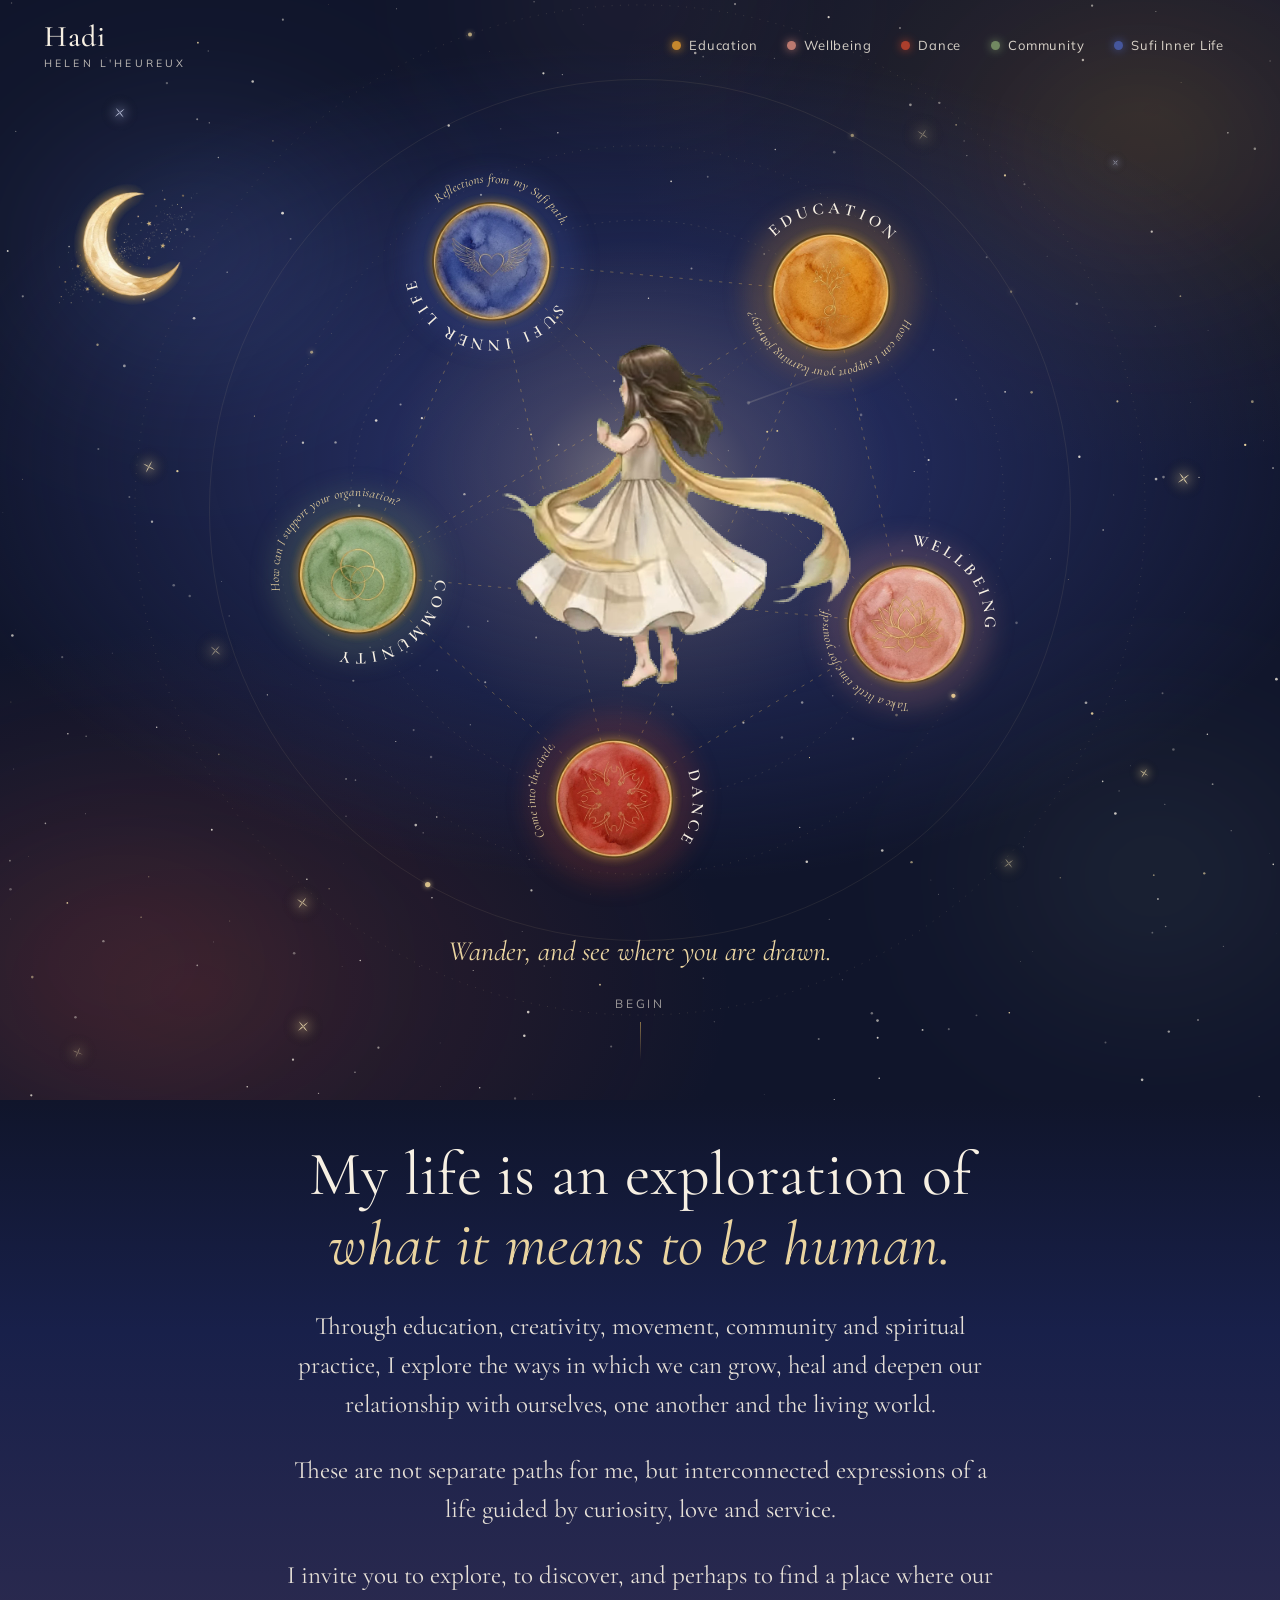
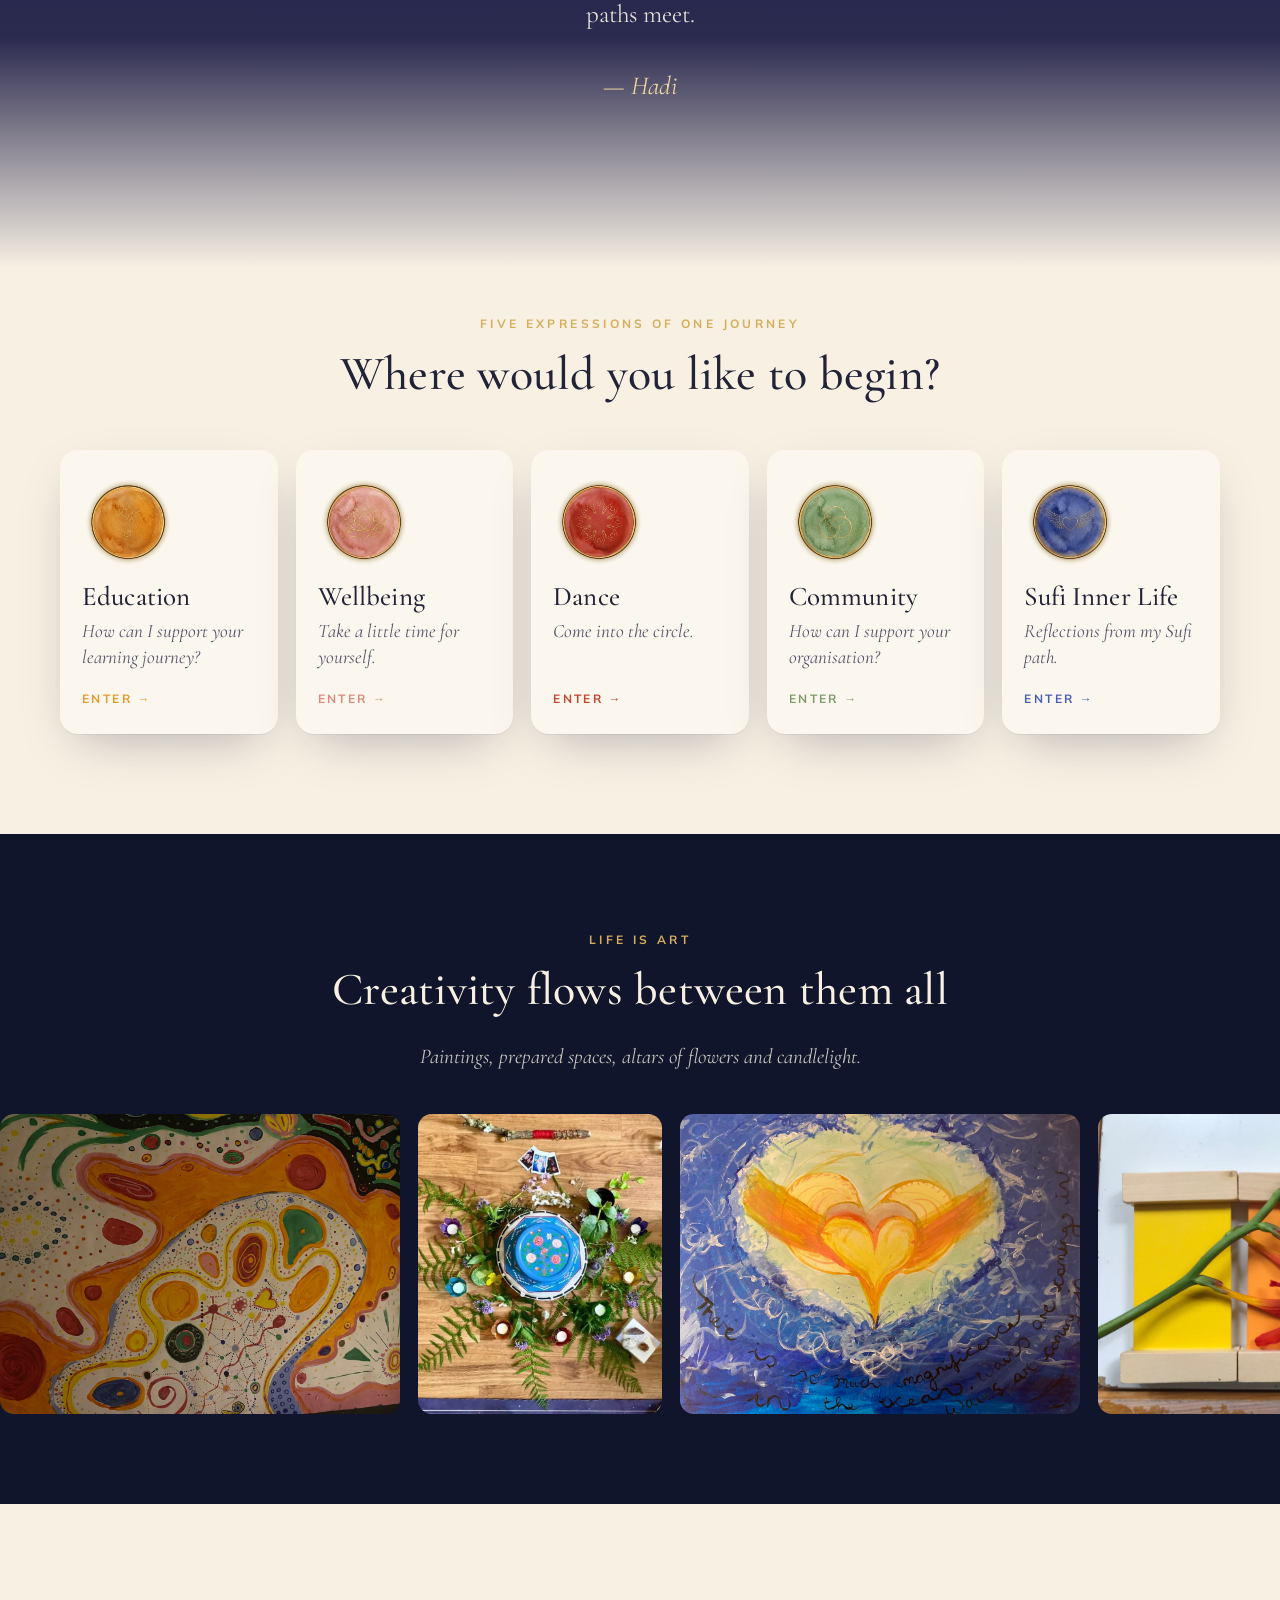
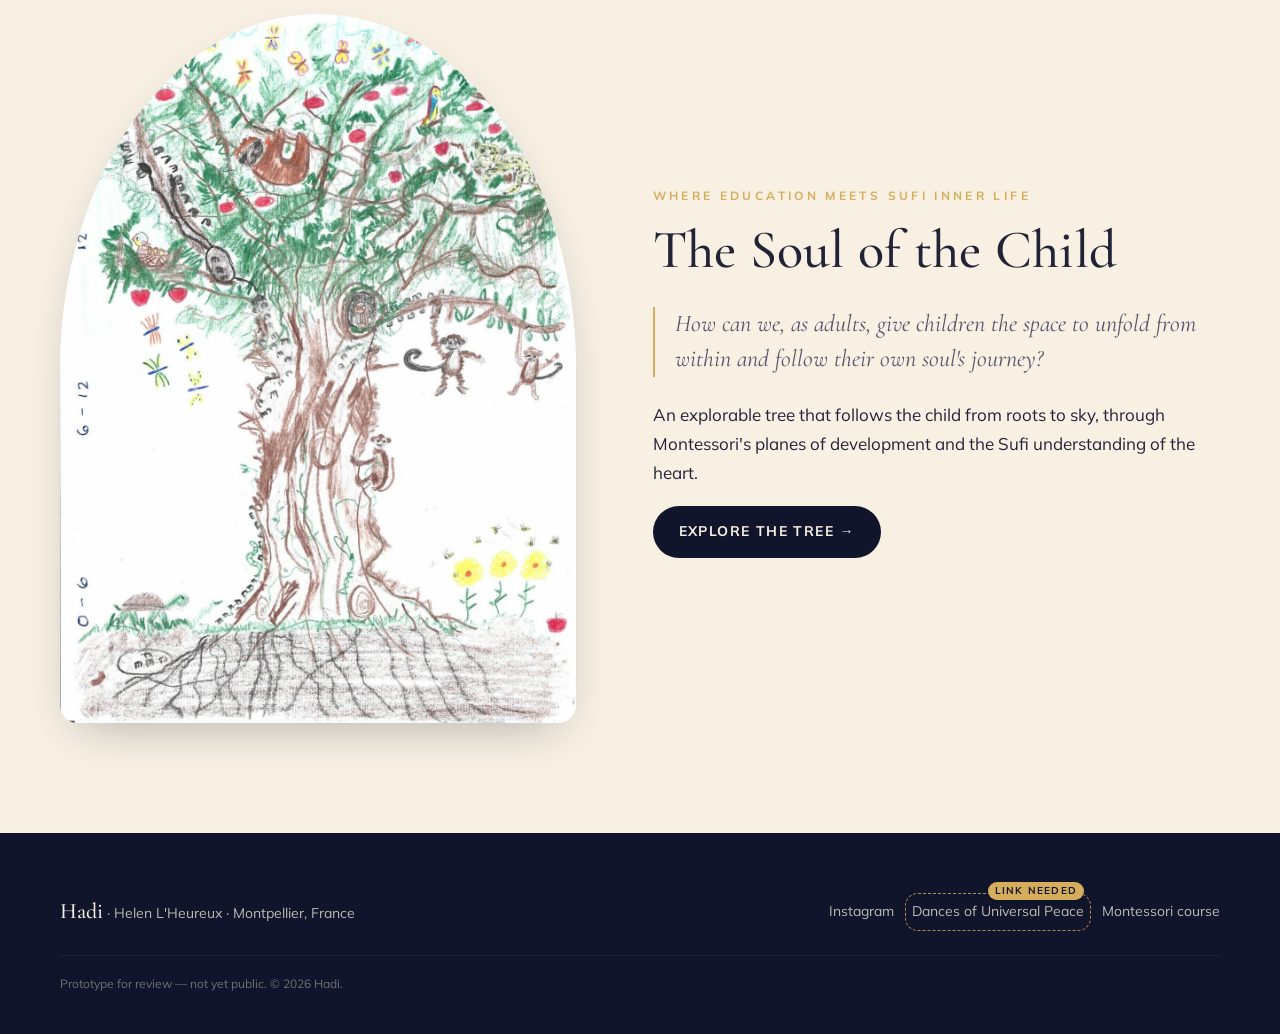
<file: index.html>
<!doctype html>
<html lang="en">
<head>
  <meta charset="utf-8">
  <meta name="viewport" content="width=device-width, initial-scale=1">
  <title>Hadi · Helen L'Heureux</title>
  <meta name="description" content="Education, wellbeing, dance, community and Sufi inner life — five expressions of one journey.">
  <meta name="robots" content="noindex, nofollow">
  <link rel="preconnect" href="https://fonts.googleapis.com">
  <link rel="preconnect" href="https://fonts.gstatic.com" crossorigin>
  <link href="https://fonts.googleapis.com/css2?family=Cormorant+Garamond:ital,wght@0,400;0,500;0,600;1,400;1,500&family=Mulish:wght@400;600;700&display=swap" rel="stylesheet">
  <link rel="stylesheet" href="assets/css/site.css">
  <link rel="icon" href="data:image/svg+xml,%3Csvg xmlns='http://www.w3.org/2000/svg' viewBox='0 0 32 32'%3E%3Ccircle cx='16' cy='16' r='6' fill='%23d6ad5b'/%3E%3Ccircle cx='16' cy='16' r='13' fill='none' stroke='%23d6ad5b' stroke-dasharray='2 3'/%3E%3C/svg%3E">
</head>
<body>
<a class="skip" href="#paths">Skip to the five paths</a>

<header class="topbar on-dark">
  <a class="wordmark" href="index.html"><b>Hadi</b><small>Helen L'Heureux</small></a>
  <nav class="topnav" aria-label="Paths">
    <a href="education.html" style="--c:var(--education)"><i class="dot"></i><span class="label">Education</span></a>
    <a href="wellbeing.html" style="--c:var(--wellbeing)"><i class="dot"></i><span class="label">Wellbeing</span></a>
    <a href="dance.html" style="--c:var(--dance)"><i class="dot"></i><span class="label">Dance</span></a>
    <a href="community.html" style="--c:var(--community)"><i class="dot"></i><span class="label">Community</span></a>
    <a href="inner-life.html" style="--c:var(--inner-life)"><i class="dot"></i><span class="label">Sufi Inner Life</span></a>
  </nav>
</header>

<main>
  <section class="cosmos" aria-label="Welcome">
    <div class="nebulae" aria-hidden="true">
      <i class="neb n1"></i><i class="neb n2"></i><i class="neb n3"></i><i class="neb n4"></i><i class="neb n5"></i>
    </div>
    <canvas id="stars" aria-hidden="true"></canvas>
    <canvas id="cosmos-fx" aria-hidden="true"></canvas>
    <div class="moon" aria-hidden="true"><img src="assets/img/moon.webp" alt="" width="420" height="408"></div>
    <div class="orbit-stage"></div>
    <div class="center-caption" aria-live="polite">
      <div class="q">Wander, and see where you are drawn.</div>
    </div>
    <a class="scroll-cue" href="#welcome">Begin<span></span></a>
  </section>

  <section class="intro" id="welcome">
    <div class="narrow reveal">
      <h1>My life is an exploration of <em>what it means to be human.</em></h1>
      <p>Through education, creativity, movement, community and spiritual practice, I explore the ways in which we can grow, heal and deepen our relationship with ourselves, one another and the living world.</p>
      <p>These are not separate paths for me, but interconnected expressions of a life guided by curiosity, love and service.</p>
      <p>I invite you to explore, to discover, and perhaps to find a place where our paths meet.</p>
      <div class="sig">— Hadi</div>
    </div>
  </section>

  <section class="paths" id="paths">
    <div class="wrap">
      <div class="paths-head reveal">
        <span class="eyebrow">Five expressions of one journey</span>
        <h2>Where would you like to begin?</h2>
      </div>
      <div class="path-grid">
        <a class="path-card reveal" href="education.html" style="--c:var(--education)">
          <div class="orb" style="background-image:url(assets/img/orb-education.webp)"></div>
          <h3>Education</h3><p>How can I support your learning journey?</p><span class="go">Enter →</span>
        </a>
        <a class="path-card reveal" href="wellbeing.html" style="--c:var(--wellbeing)">
          <div class="orb" style="background-image:url(assets/img/orb-wellbeing.webp)"></div>
          <h3>Wellbeing</h3><p>Take a little time for yourself.</p><span class="go">Enter →</span>
        </a>
        <a class="path-card reveal" href="dance.html" style="--c:var(--dance)">
          <div class="orb" style="background-image:url(assets/img/orb-dance.webp)"></div>
          <h3>Dance</h3><p>Come into the circle.</p><span class="go">Enter →</span>
        </a>
        <a class="path-card reveal" href="community.html" style="--c:var(--community)">
          <div class="orb" style="background-image:url(assets/img/orb-community.webp)"></div>
          <h3>Community</h3><p>How can I support your organisation?</p><span class="go">Enter →</span>
        </a>
        <a class="path-card reveal" href="inner-life.html" style="--c:var(--inner-life)">
          <div class="orb" style="background-image:url(assets/img/orb-inner-life.webp)"></div>
          <h3>Sufi Inner Life</h3><p>Reflections from my Sufi path.</p><span class="go">Enter →</span>
        </a>
      </div>
    </div>
  </section>

  <section class="ribbon" aria-labelledby="creativity-h">
    <div class="wrap ribbon-head reveal">
      <span class="eyebrow">Life is art</span>
      <h2 id="creativity-h">Creativity flows between them all</h2>
      <p>Paintings, prepared spaces, altars of flowers and candlelight.</p>
    </div>
    <div class="ribbon-track">
      <img src="assets/img/art-orange.jpg" alt="Painting: flowing orange and cream forms with dotted paths" loading="lazy">
      <img src="assets/img/fern-mandala.jpg" alt="A mandala of ferns and tea lights around a painted drum" loading="lazy">
      <img src="assets/img/art-heart.jpg" alt="Painting: a golden winged heart on a deep blue sea" loading="lazy">
      <img src="assets/img/tablets.jpg" alt="Montessori colour tablets with red crocosmia flowers" loading="lazy">
      <img src="assets/img/art-green.jpg" alt="Painting: circles and dots on green" loading="lazy">
      <img src="assets/img/petals-bowl.jpg" alt="Petals floating in a white bowl" loading="lazy">
      <img src="assets/img/art-red.jpg" alt="Painting: red and pink organic shapes" loading="lazy">
      <img src="assets/img/light-table.jpg" alt="Coloured geometric shapes on a light table" loading="lazy">
      <img src="assets/img/art-pink.jpg" alt="Painting: a pink and sage swirl" loading="lazy">
      <img src="assets/img/flowers-candles.jpg" alt="Flowers and lotus candles on a round table" loading="lazy">
    </div>
  </section>

  <section class="bridge" aria-labelledby="soul-h">
    <div class="wrap bridge-inner">
      <div class="bridge-art reveal"><img src="assets/img/tree-drawing.jpg" alt="Hadi's hand-drawn tree of the planes of development, full of animals, fruit and butterflies" loading="lazy"></div>
      <div class="reveal">
        <span class="eyebrow">Where Education meets Sufi Inner Life</span>
        <h2 id="soul-h">The Soul of the Child</h2>
        <blockquote>How can we, as adults, give children the space to unfold from within and follow their own soul's journey?</blockquote>
        <p>An explorable tree that follows the child from roots to sky, through Montessori's planes of development and the Sufi understanding of the heart.</p>
        <a class="btn" href="soul-of-the-child.html">Explore the tree →</a>
      </div>
    </div>
  </section>
</main>

<footer class="footer">
  <div class="wrap">
    <div><b style="font-family:var(--display);font-size:22px;font-weight:500;color:var(--cream)">Hadi</b> · Helen L'Heureux · Montpellier, France</div>
    <div class="links">
      <a href="https://www.instagram.com/helenleheureux/" rel="noopener">Instagram</a>
      <a href="#" class="draft" data-draft="link needed">Dances of Universal Peace</a>
      <a href="https://www.montessoripartnership.com/product/home-based-setting/" rel="noopener">Montessori course</a>
    </div>
    <div class="proto">Prototype for review — not yet public. © <span id="year"></span> Hadi.</div>
  </div>
</footer>

<script src="assets/js/site.js"></script>
<script src="assets/js/orbit.js?v=9"></script>
<script src="assets/js/cosmos.js?v=2"></script>
</body>
</html>
</file>
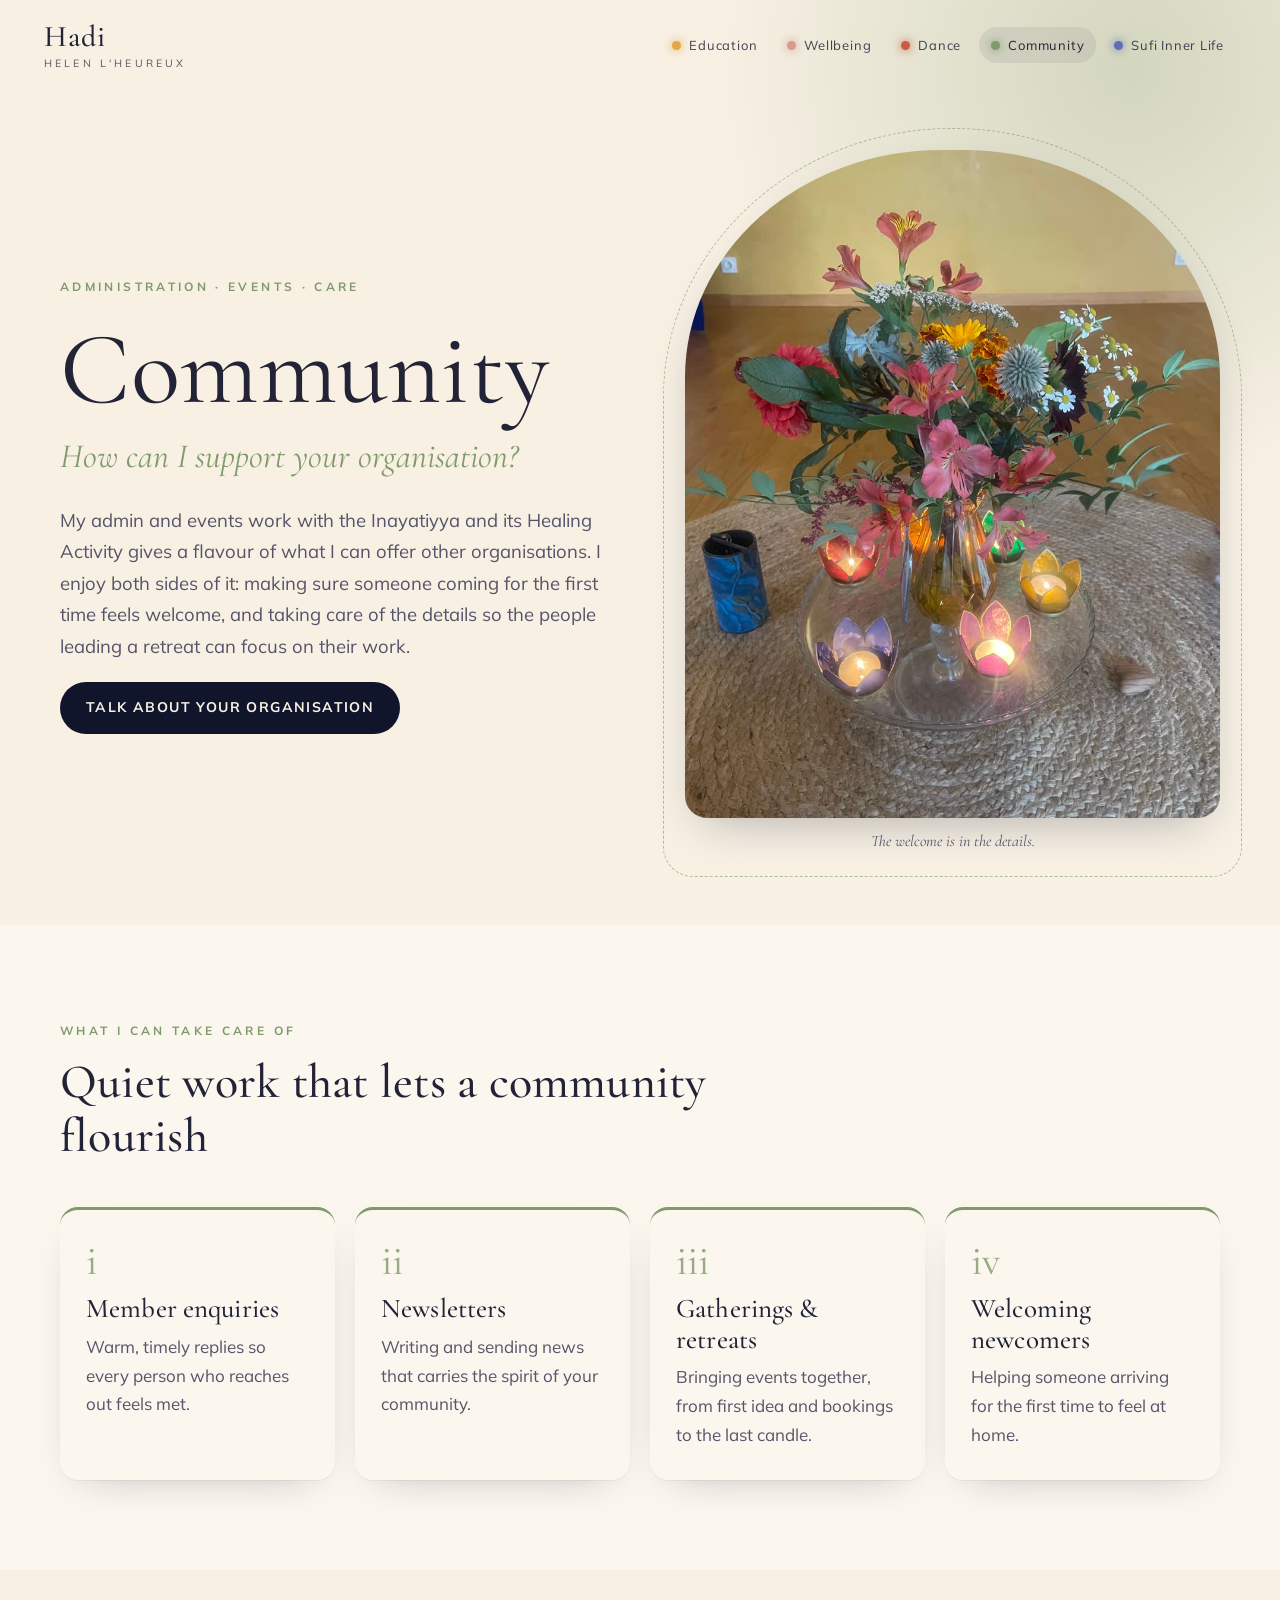
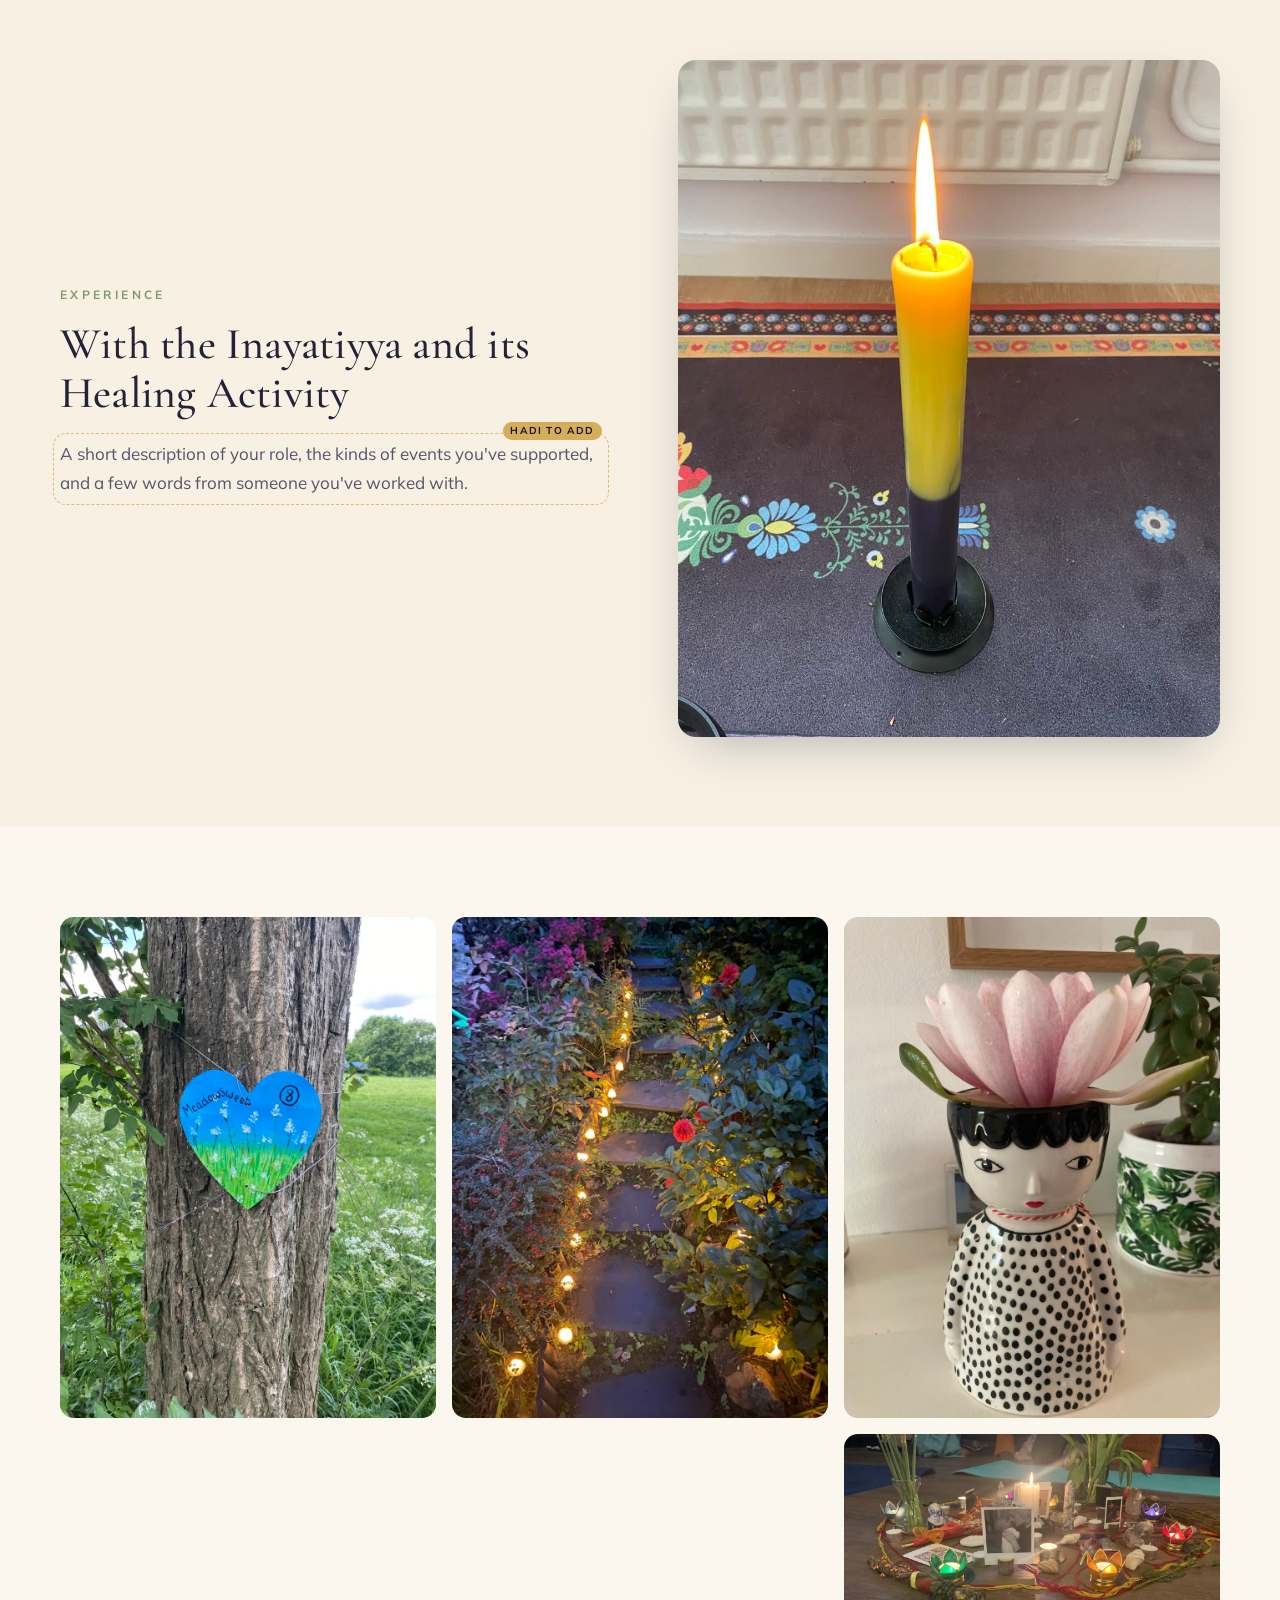
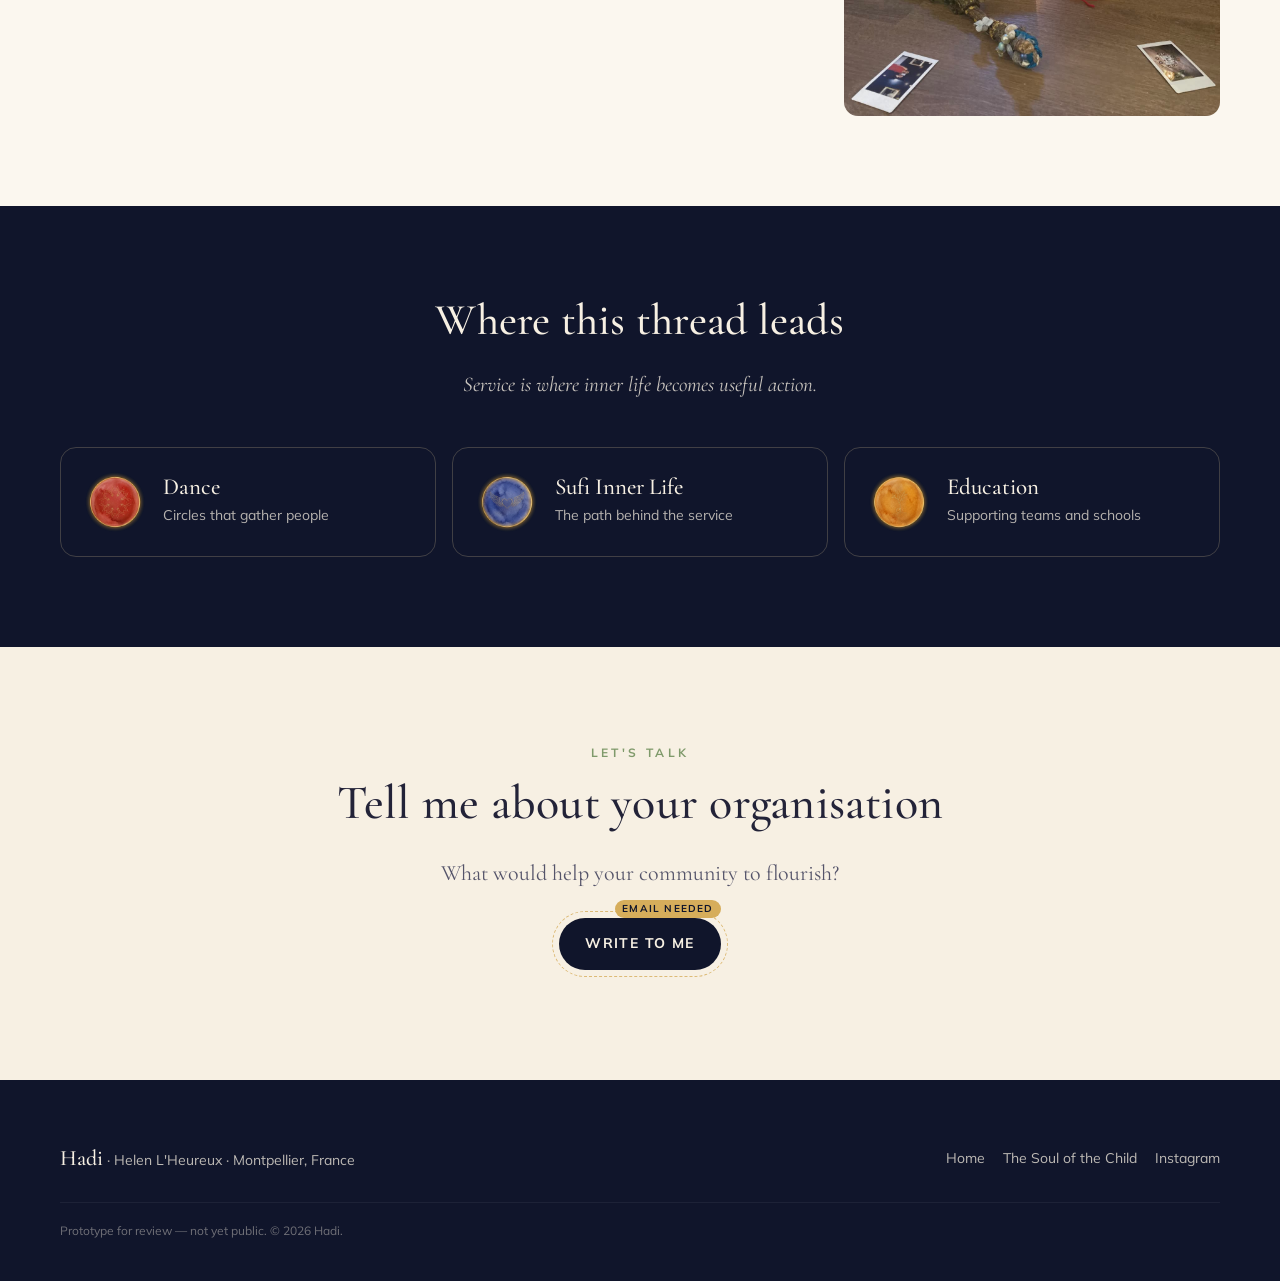
<file: community.html>
<!doctype html>
<html lang="en">
<head>
  <meta charset="utf-8">
  <meta name="viewport" content="width=device-width, initial-scale=1">
  <title>Community · Hadi</title>
  <meta name="description" content="Administration, events and community care for spiritual and educational organisations.">
  <meta name="robots" content="noindex, nofollow">
  <link rel="preconnect" href="https://fonts.googleapis.com">
  <link rel="preconnect" href="https://fonts.gstatic.com" crossorigin>
  <link href="https://fonts.googleapis.com/css2?family=Cormorant+Garamond:ital,wght@0,400;0,500;0,600;1,400;1,500&family=Mulish:wght@400;600;700&display=swap" rel="stylesheet">
  <link rel="stylesheet" href="assets/css/site.css">
  <link rel="icon" href="data:image/svg+xml,%3Csvg xmlns='http://www.w3.org/2000/svg' viewBox='0 0 32 32'%3E%3Ccircle cx='16' cy='16' r='6' fill='%23d6ad5b'/%3E%3Ccircle cx='16' cy='16' r='13' fill='none' stroke='%23d6ad5b' stroke-dasharray='2 3'/%3E%3C/svg%3E">
</head>
<body style="--accent:var(--community)">
<a class="skip" href="#main">Skip to content</a>

<header class="topbar on-light">
  <a class="wordmark" href="index.html"><b>Hadi</b><small>Helen L'Heureux</small></a>
  <nav class="topnav" aria-label="Paths">
    <a href="education.html" style="--c:var(--education)"><i class="dot"></i><span class="label">Education</span></a>
    <a href="wellbeing.html" style="--c:var(--wellbeing)"><i class="dot"></i><span class="label">Wellbeing</span></a>
    <a href="dance.html" style="--c:var(--dance)"><i class="dot"></i><span class="label">Dance</span></a>
    <a href="community.html" aria-current="page" style="--c:var(--community)"><i class="dot"></i><span class="label">Community</span></a>
    <a href="inner-life.html" style="--c:var(--inner-life)"><i class="dot"></i><span class="label">Sufi Inner Life</span></a>
  </nav>
</header>

<main id="main">
  <section class="planet-hero">
    <div class="wrap">
      <div class="reveal">
        <span class="eyebrow">Administration · Events · Care</span>
        <h1>Community</h1>
        <p class="invite">How can I support your organisation?</p>
        <p class="lead">My admin and events work with the Inayatiyya and its Healing Activity gives a flavour of what I can offer other organisations. I enjoy both sides of it: making sure someone coming for the first time feels welcome, and taking care of the details so the people leading a retreat can focus on their work.</p>
        <a class="btn" href="#contact">Talk about your organisation</a>
      </div>
      <figure class="hero-figure reveal">
        <div class="orbit-deco" aria-hidden="true"></div>
        <img src="assets/img/flowers-candles.jpg" alt="A bouquet of flowers surrounded by lotus candles on a round woven mat">
        <figcaption>The welcome is in the details.</figcaption>
      </figure>
    </div>
  </section>

  <section class="section">
    <div class="wrap">
      <div class="section-head reveal">
        <span class="eyebrow">What I can take care of</span>
        <h2>Quiet work that lets a community flourish</h2>
      </div>
      <div class="offer-grid">
        <article class="offer reveal"><div class="num">i</div><h3>Member enquiries</h3><p>Warm, timely replies so every person who reaches out feels met.</p></article>
        <article class="offer reveal"><div class="num">ii</div><h3>Newsletters</h3><p>Writing and sending news that carries the spirit of your community.</p></article>
        <article class="offer reveal"><div class="num">iii</div><h3>Gatherings &amp; retreats</h3><p>Bringing events together, from first idea and bookings to the last candle.</p></article>
        <article class="offer reveal"><div class="num">iv</div><h3>Welcoming newcomers</h3><p>Helping someone arriving for the first time to feel at home.</p></article>
      </div>
    </div>
  </section>

  <section class="section alt">
    <div class="wrap split">
      <div class="reveal">
        <span class="eyebrow">Experience</span>
        <h2 style="font-size:clamp(30px,3.6vw,44px)">With the Inayatiyya and its Healing Activity</h2>
        <p class="draft" data-draft="Hadi to add" style="color:var(--ink-soft)">A short description of your role, the kinds of events you've supported, and a few words from someone you've worked with.</p>
      </div>
      <img class="reveal" src="assets/img/candle-yellow.jpg" alt="A single yellow candle on an embroidered cloth" loading="lazy" style="aspect-ratio:4/5">
    </div>
  </section>

  <section class="section">
    <div class="wrap">
      <div class="gallery">
        <button><img src="assets/img/heart-tree.jpg" alt="A painted blue heart hung on a tree trunk in a meadow" loading="lazy"></button>
        <button><img src="assets/img/garden-path.jpg" alt="A garden path lit with small lights at dusk" loading="lazy"></button>
        <button><img src="assets/img/magnolia-pot.jpg" alt="A magnolia flower in a polka-dot face planter" loading="lazy"></button>
        <button><img src="assets/img/womens-circle.jpg" alt="A circle centrepiece with candles and photographs" loading="lazy"></button>
      </div>
    </div>
  </section>

  <section class="threads">
    <div class="wrap">
      <h2>Where this thread leads</h2>
      <p>Service is where inner life becomes useful action.</p>
      <div class="thread-links">
        <a class="thread-link" href="dance.html" style="--c:var(--dance)"><i class="orb" style="background-image:url(assets/img/orb-dance.webp)"></i><div><b>Dance</b><span>Circles that gather people</span></div></a>
        <a class="thread-link" href="inner-life.html" style="--c:var(--inner-life)"><i class="orb" style="background-image:url(assets/img/orb-inner-life.webp)"></i><div><b>Sufi Inner Life</b><span>The path behind the service</span></div></a>
        <a class="thread-link" href="education.html" style="--c:var(--education)"><i class="orb" style="background-image:url(assets/img/orb-education.webp)"></i><div><b>Education</b><span>Supporting teams and schools</span></div></a>
      </div>
    </div>
  </section>

  <section class="contact" id="contact">
    <div class="narrow reveal">
      <span class="eyebrow">Let's talk</span>
      <h2>Tell me about your organisation</h2>
      <p>What would help your community to flourish?</p>
      <div class="actions"><a class="btn draft" data-draft="email needed" href="#">Write to me</a></div>
    </div>
  </section>
</main>

<footer class="footer">
  <div class="wrap">
    <div><a href="index.html"><b style="font-family:var(--display);font-size:22px;font-weight:500;color:var(--cream)">Hadi</b></a> · Helen L'Heureux · Montpellier, France</div>
    <div class="links">
      <a href="index.html">Home</a>
      <a href="soul-of-the-child.html">The Soul of the Child</a>
      <a href="https://www.instagram.com/helenleheureux/" rel="noopener">Instagram</a>
    </div>
    <div class="proto">Prototype for review — not yet public. © <span id="year"></span> Hadi.</div>
  </div>
</footer>
<script src="assets/js/site.js"></script>
</body>
</html>
</file>
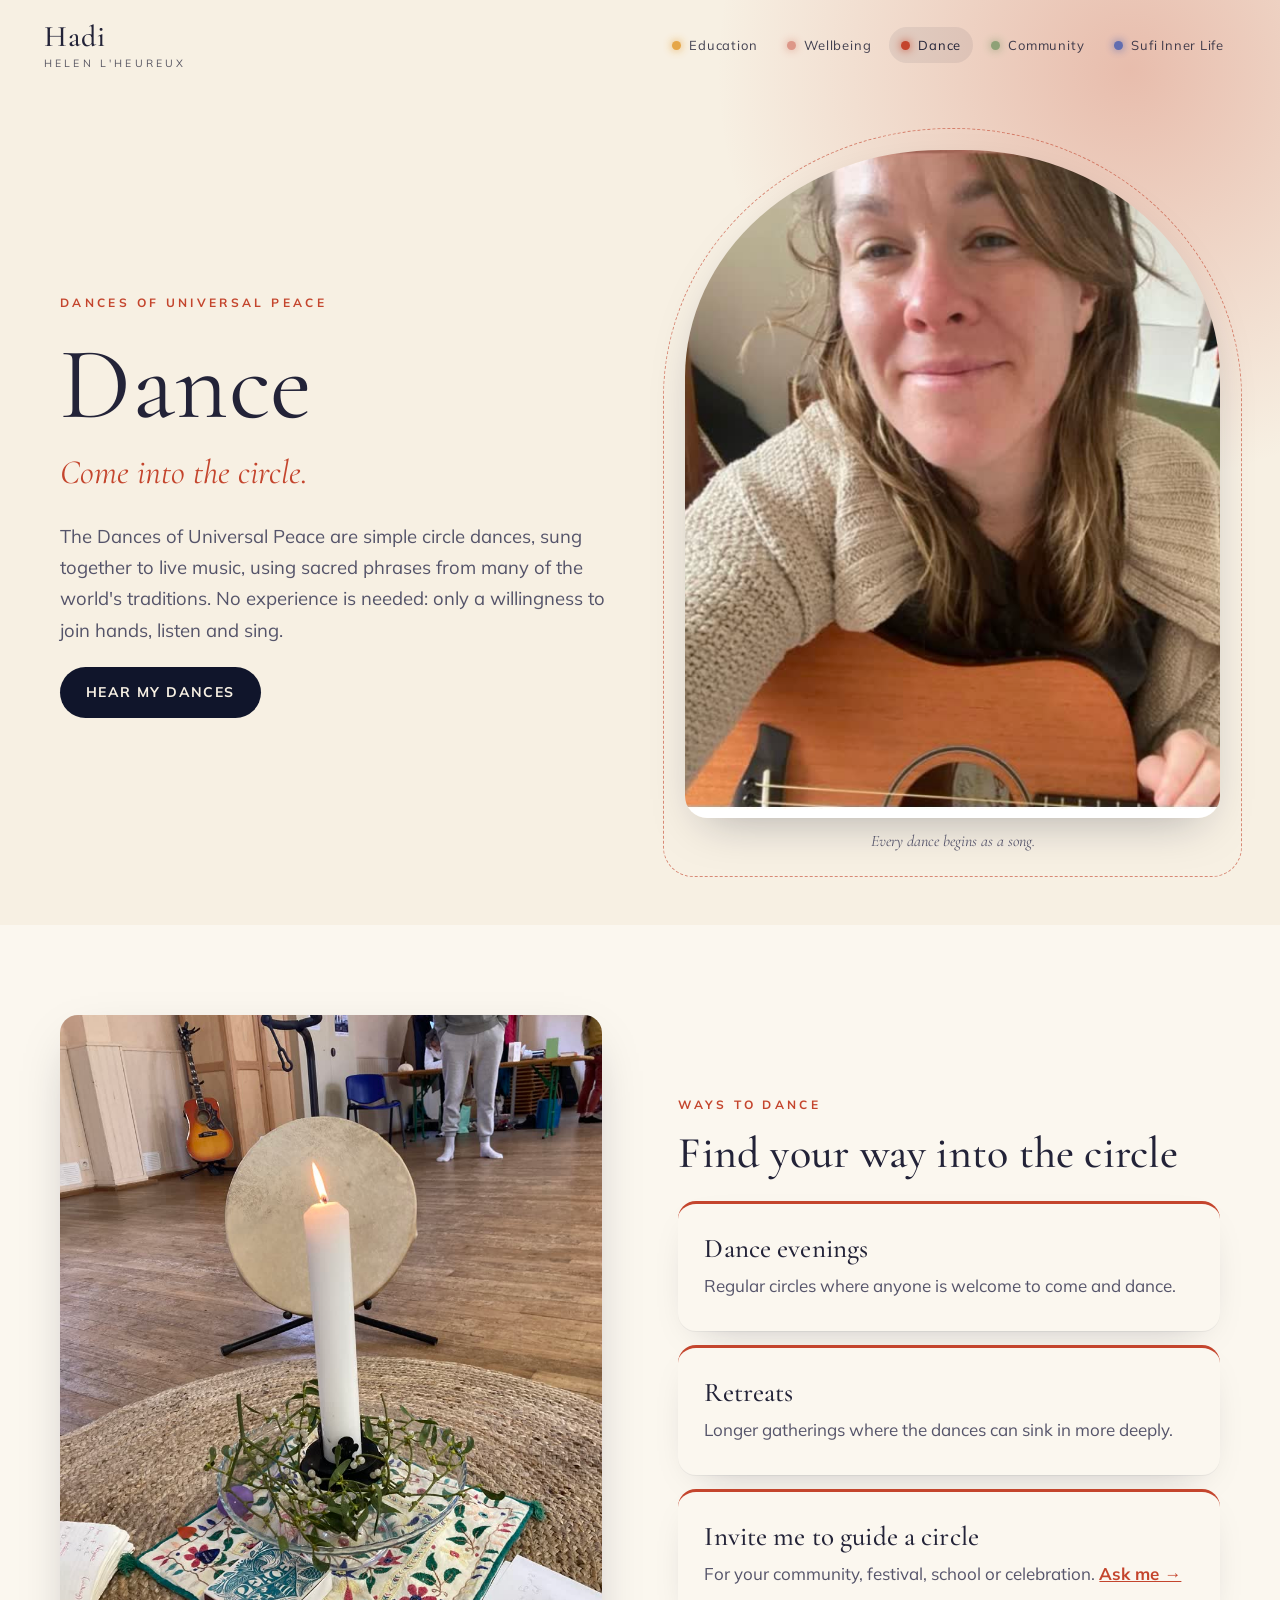
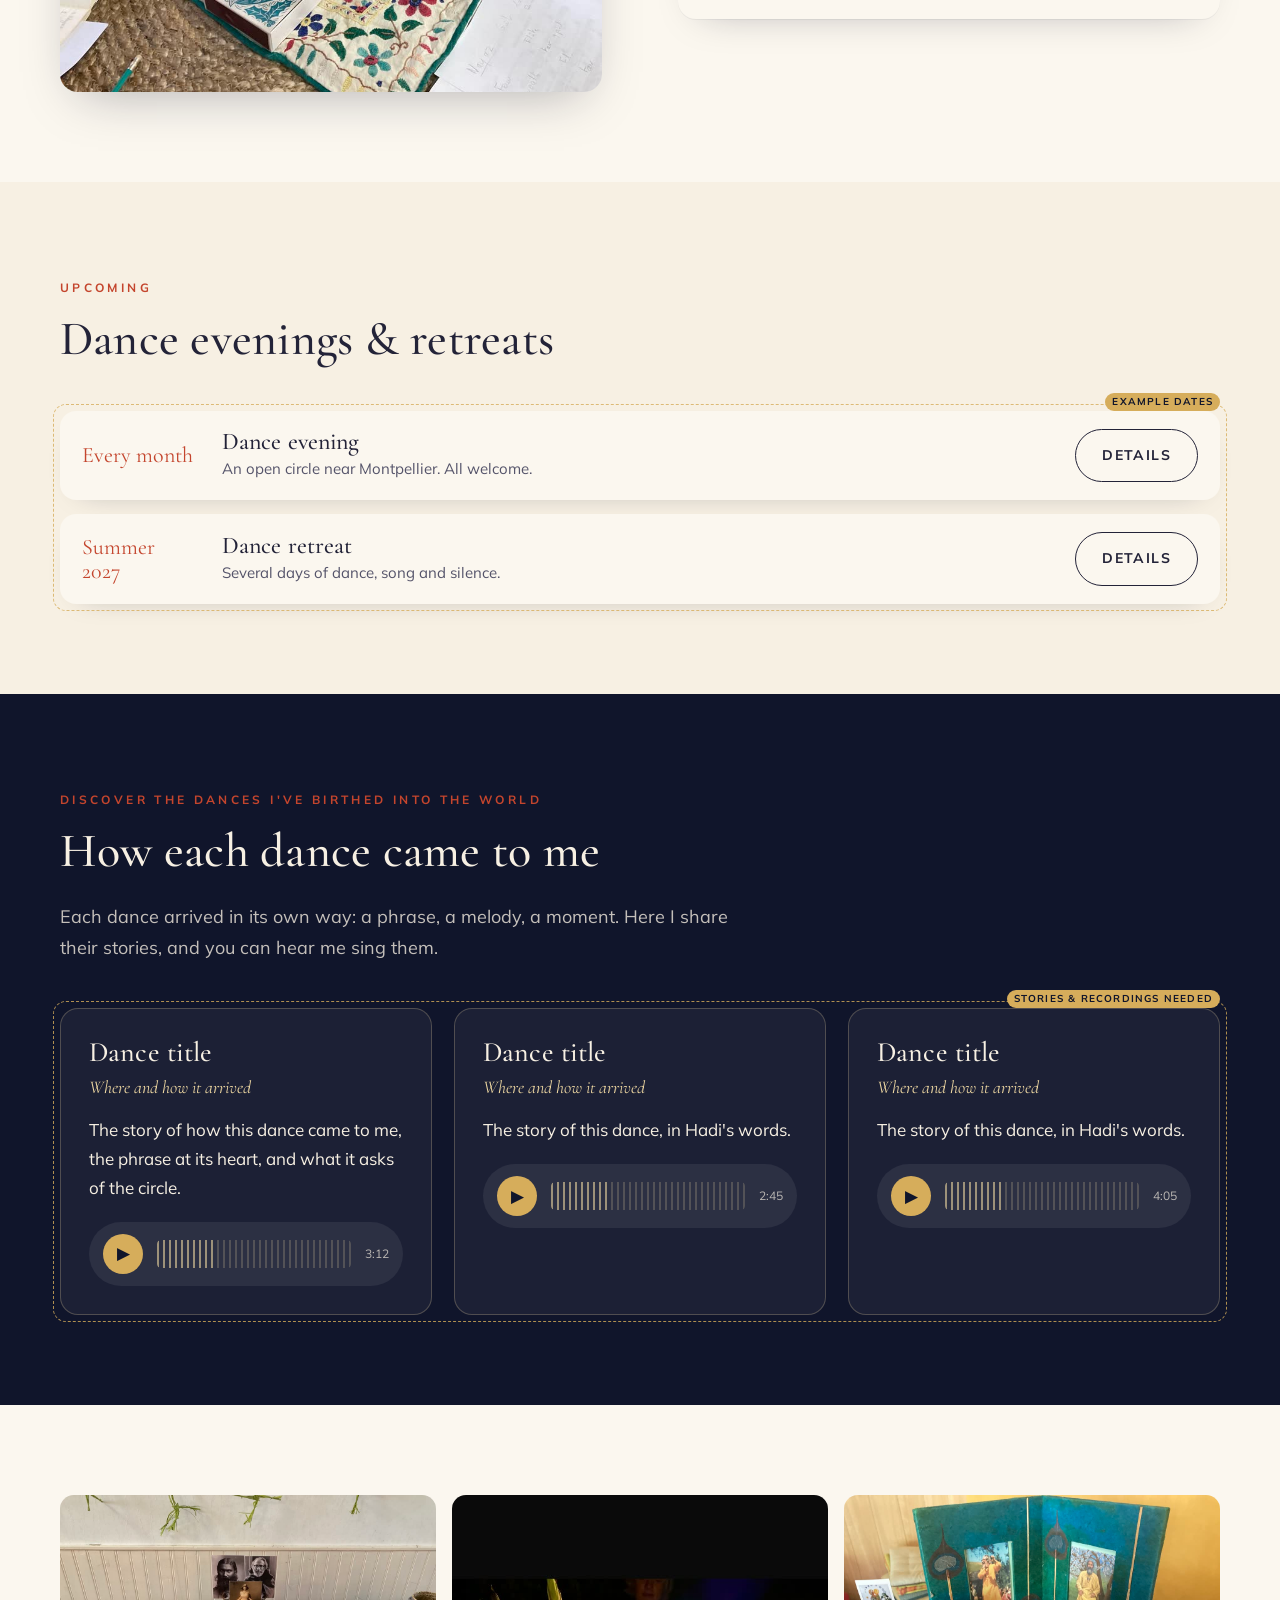
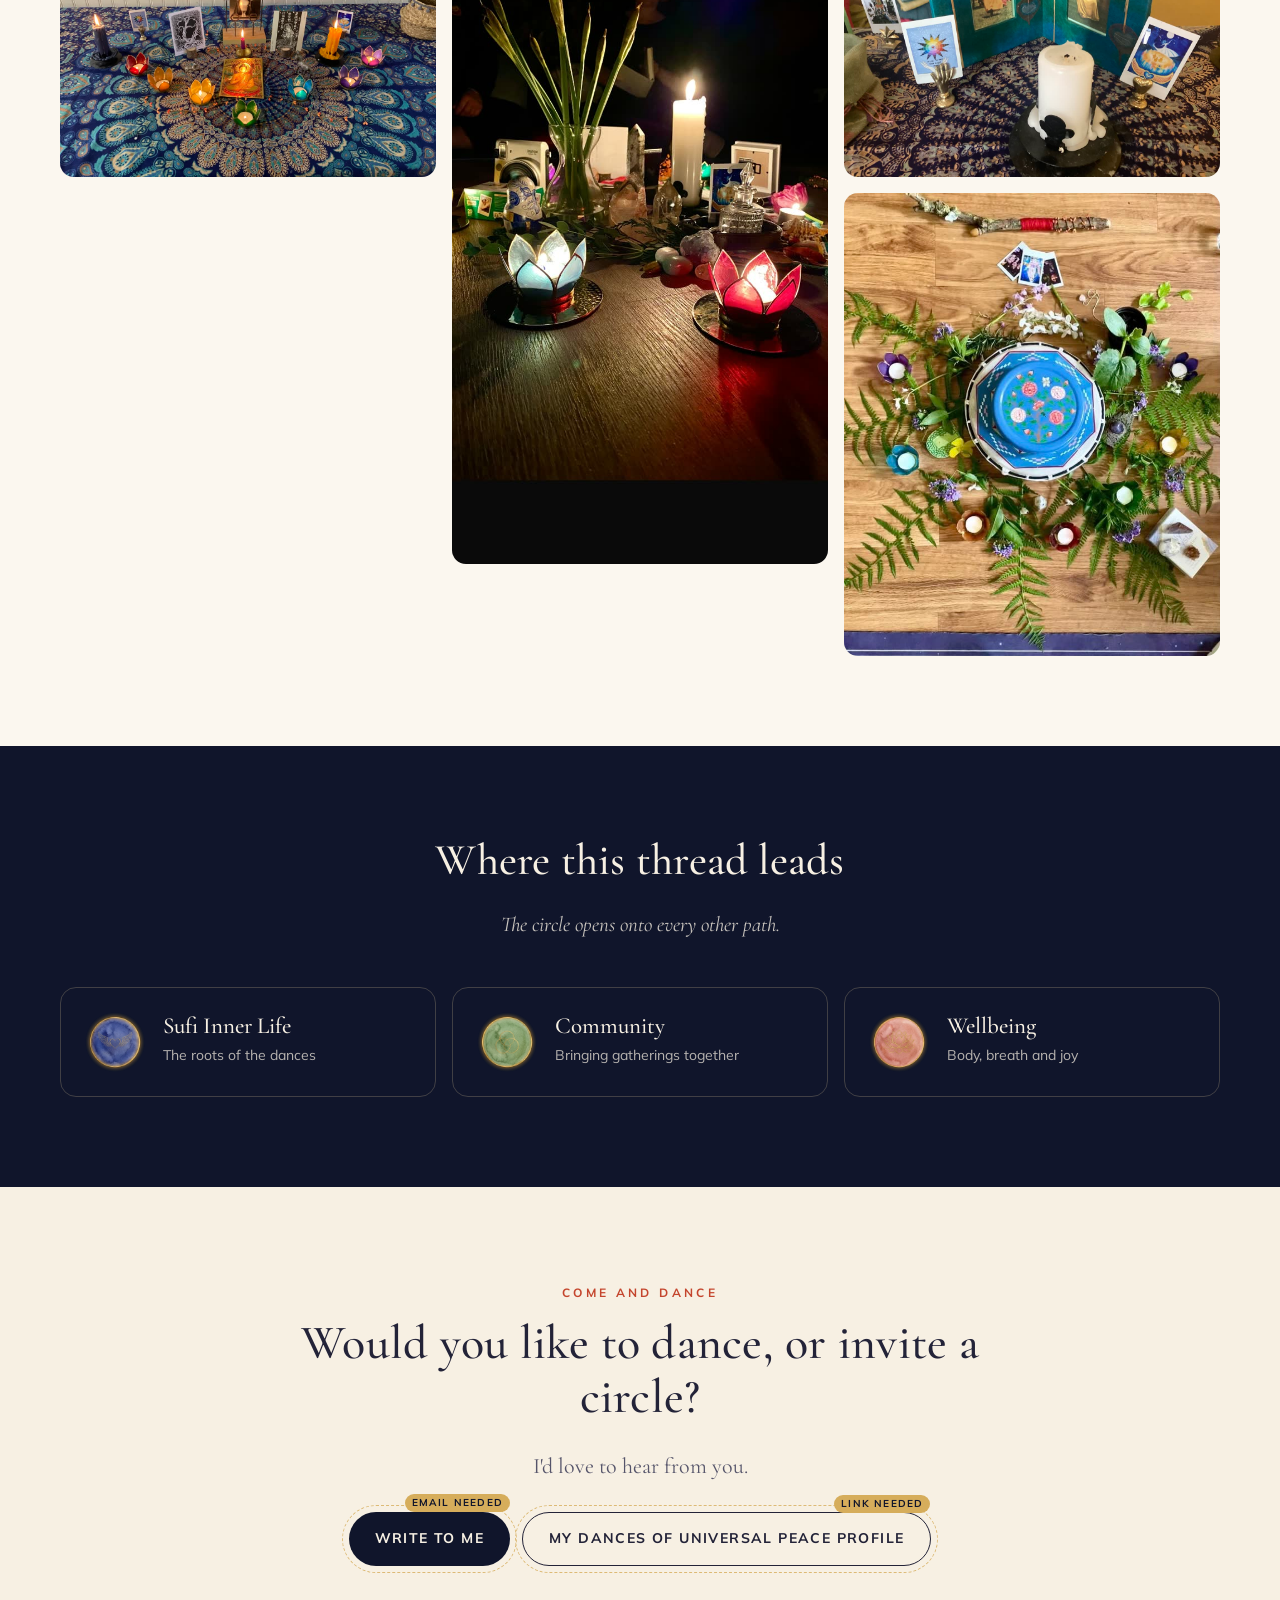
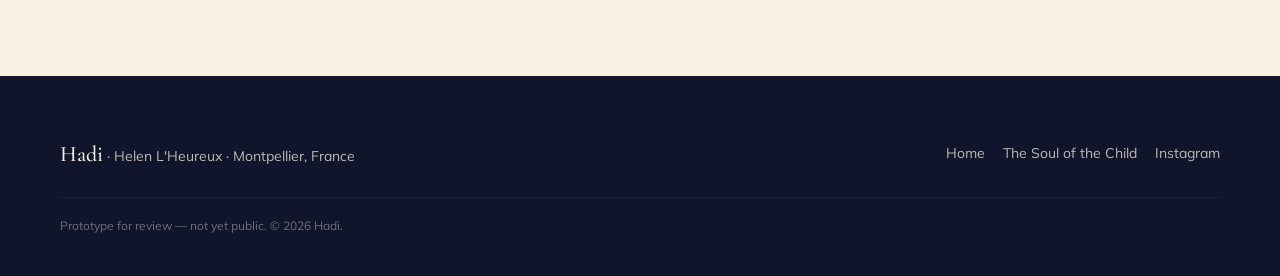
<file: dance.html>
<!doctype html>
<html lang="en">
<head>
  <meta charset="utf-8">
  <meta name="viewport" content="width=device-width, initial-scale=1">
  <title>Dance · Hadi</title>
  <meta name="description" content="Dances of Universal Peace: dance evenings, retreats and the dances Hadi has brought into the world.">
  <meta name="robots" content="noindex, nofollow">
  <link rel="preconnect" href="https://fonts.googleapis.com">
  <link rel="preconnect" href="https://fonts.gstatic.com" crossorigin>
  <link href="https://fonts.googleapis.com/css2?family=Cormorant+Garamond:ital,wght@0,400;0,500;0,600;1,400;1,500&family=Mulish:wght@400;600;700&display=swap" rel="stylesheet">
  <link rel="stylesheet" href="assets/css/site.css">
  <link rel="icon" href="data:image/svg+xml,%3Csvg xmlns='http://www.w3.org/2000/svg' viewBox='0 0 32 32'%3E%3Ccircle cx='16' cy='16' r='6' fill='%23d6ad5b'/%3E%3Ccircle cx='16' cy='16' r='13' fill='none' stroke='%23d6ad5b' stroke-dasharray='2 3'/%3E%3C/svg%3E">
</head>
<body style="--accent:var(--dance)">
<a class="skip" href="#main">Skip to content</a>

<header class="topbar on-light">
  <a class="wordmark" href="index.html"><b>Hadi</b><small>Helen L'Heureux</small></a>
  <nav class="topnav" aria-label="Paths">
    <a href="education.html" style="--c:var(--education)"><i class="dot"></i><span class="label">Education</span></a>
    <a href="wellbeing.html" style="--c:var(--wellbeing)"><i class="dot"></i><span class="label">Wellbeing</span></a>
    <a href="dance.html" aria-current="page" style="--c:var(--dance)"><i class="dot"></i><span class="label">Dance</span></a>
    <a href="community.html" style="--c:var(--community)"><i class="dot"></i><span class="label">Community</span></a>
    <a href="inner-life.html" style="--c:var(--inner-life)"><i class="dot"></i><span class="label">Sufi Inner Life</span></a>
  </nav>
</header>

<main id="main">
  <section class="planet-hero">
    <div class="wrap">
      <div class="reveal">
        <span class="eyebrow">Dances of Universal Peace</span>
        <h1>Dance</h1>
        <p class="invite">Come into the circle.</p>
        <p class="lead">The Dances of Universal Peace are simple circle dances, sung together to live music, using sacred phrases from many of the world's traditions. No experience is needed: only a willingness to join hands, listen and sing.</p>
        <a class="btn" href="#birthed">Hear my dances</a>
      </div>
      <figure class="hero-figure reveal">
        <div class="orbit-deco" aria-hidden="true"></div>
        <img src="assets/img/portrait-guitar.jpg" alt="Hadi smiling, holding her guitar" style="object-position:40% 30%">
        <figcaption>Every dance begins as a song.</figcaption>
      </figure>
    </div>
  </section>

  <section class="section">
    <div class="wrap split">
      <img class="reveal" src="assets/img/dance-hall-candle.jpg" alt="A candle burning at the centre of a dance hall, ready for the circle" loading="lazy" style="aspect-ratio:4/5">
      <div class="reveal">
        <span class="eyebrow">Ways to dance</span>
        <h2 style="font-size:clamp(30px,3.6vw,44px)">Find your way into the circle</h2>
        <div class="offer-grid" style="grid-template-columns:1fr;gap:14px">
          <article class="offer"><h3 style="margin-top:0">Dance evenings</h3><p>Regular circles where anyone is welcome to come and dance.</p></article>
          <article class="offer"><h3 style="margin-top:0">Retreats</h3><p>Longer gatherings where the dances can sink in more deeply.</p></article>
          <article class="offer"><h3 style="margin-top:0">Invite me to guide a circle</h3><p>For your community, festival, school or celebration. <a href="#contact">Ask me →</a></p></article>
        </div>
      </div>
    </div>
  </section>

  <section class="section alt">
    <div class="wrap">
      <div class="section-head reveal">
        <span class="eyebrow">Upcoming</span>
        <h2>Dance evenings &amp; retreats</h2>
      </div>
      <div class="list-rows draft" data-draft="example dates">
        <div class="row-item"><div class="when">Every month</div><div><h3>Dance evening</h3><p>An open circle near Montpellier. All welcome.</p></div><a class="btn ghost" href="#contact">Details</a></div>
        <div class="row-item"><div class="when">Summer<br>2027</div><div><h3>Dance retreat</h3><p>Several days of dance, song and silence.</p></div><a class="btn ghost" href="#contact">Details</a></div>
      </div>
    </div>
  </section>

  <section class="section dark" id="birthed">
    <div class="wrap">
      <div class="section-head reveal">
        <span class="eyebrow">Discover the dances I've birthed into the world</span>
        <h2>How each dance came to me</h2>
        <p>Each dance arrived in its own way: a phrase, a melody, a moment. Here I share their stories, and you can hear me sing them.</p>
      </div>
      <div class="dance-cards draft" data-draft="stories & recordings needed">
        <article class="dance-card">
          <h3>Dance title</h3>
          <div class="origin">Where and how it arrived</div>
          <p>The story of how this dance came to me, the phrase at its heart, and what it asks of the circle.</p>
          <div class="player" aria-label="Recording placeholder"><span class="play">▶</span><span class="wave"></span><small>3:12</small></div>
        </article>
        <article class="dance-card">
          <h3>Dance title</h3>
          <div class="origin">Where and how it arrived</div>
          <p>The story of this dance, in Hadi's words.</p>
          <div class="player" aria-label="Recording placeholder"><span class="play">▶</span><span class="wave"></span><small>2:45</small></div>
        </article>
        <article class="dance-card">
          <h3>Dance title</h3>
          <div class="origin">Where and how it arrived</div>
          <p>The story of this dance, in Hadi's words.</p>
          <div class="player" aria-label="Recording placeholder"><span class="play">▶</span><span class="wave"></span><small>4:05</small></div>
        </article>
      </div>
    </div>
  </section>

  <section class="section">
    <div class="wrap">
      <div class="gallery">
        <button><img src="assets/img/altar-dances.jpg" alt="A candlelit centre for the dances, with photographs of teachers on a mandala cloth" loading="lazy"></button>
        <button><img src="assets/img/candles-dark.jpg" alt="Lotus candles glowing in the dark" loading="lazy"></button>
        <button><img src="assets/img/altar-screen.jpg" alt="A painted screen with images of teachers behind a white candle" loading="lazy"></button>
        <button><img src="assets/img/fern-mandala.jpg" alt="A mandala of ferns and tea lights around a painted drum" loading="lazy"></button>
      </div>
    </div>
  </section>

  <section class="threads">
    <div class="wrap">
      <h2>Where this thread leads</h2>
      <p>The circle opens onto every other path.</p>
      <div class="thread-links">
        <a class="thread-link" href="inner-life.html" style="--c:var(--inner-life)"><i class="orb" style="background-image:url(assets/img/orb-inner-life.webp)"></i><div><b>Sufi Inner Life</b><span>The roots of the dances</span></div></a>
        <a class="thread-link" href="community.html" style="--c:var(--community)"><i class="orb" style="background-image:url(assets/img/orb-community.webp)"></i><div><b>Community</b><span>Bringing gatherings together</span></div></a>
        <a class="thread-link" href="wellbeing.html" style="--c:var(--wellbeing)"><i class="orb" style="background-image:url(assets/img/orb-wellbeing.webp)"></i><div><b>Wellbeing</b><span>Body, breath and joy</span></div></a>
      </div>
    </div>
  </section>

  <section class="contact" id="contact">
    <div class="narrow reveal">
      <span class="eyebrow">Come and dance</span>
      <h2>Would you like to dance, or invite a circle?</h2>
      <p>I'd love to hear from you.</p>
      <div class="actions">
        <a class="btn draft" data-draft="email needed" href="#">Write to me</a>
        <a class="btn ghost draft" data-draft="link needed" href="#">My Dances of Universal Peace profile</a>
      </div>
    </div>
  </section>
</main>

<footer class="footer">
  <div class="wrap">
    <div><a href="index.html"><b style="font-family:var(--display);font-size:22px;font-weight:500;color:var(--cream)">Hadi</b></a> · Helen L'Heureux · Montpellier, France</div>
    <div class="links">
      <a href="index.html">Home</a>
      <a href="soul-of-the-child.html">The Soul of the Child</a>
      <a href="https://www.instagram.com/helenleheureux/" rel="noopener">Instagram</a>
    </div>
    <div class="proto">Prototype for review — not yet public. © <span id="year"></span> Hadi.</div>
  </div>
</footer>
<script src="assets/js/site.js"></script>
</body>
</html>
</file>
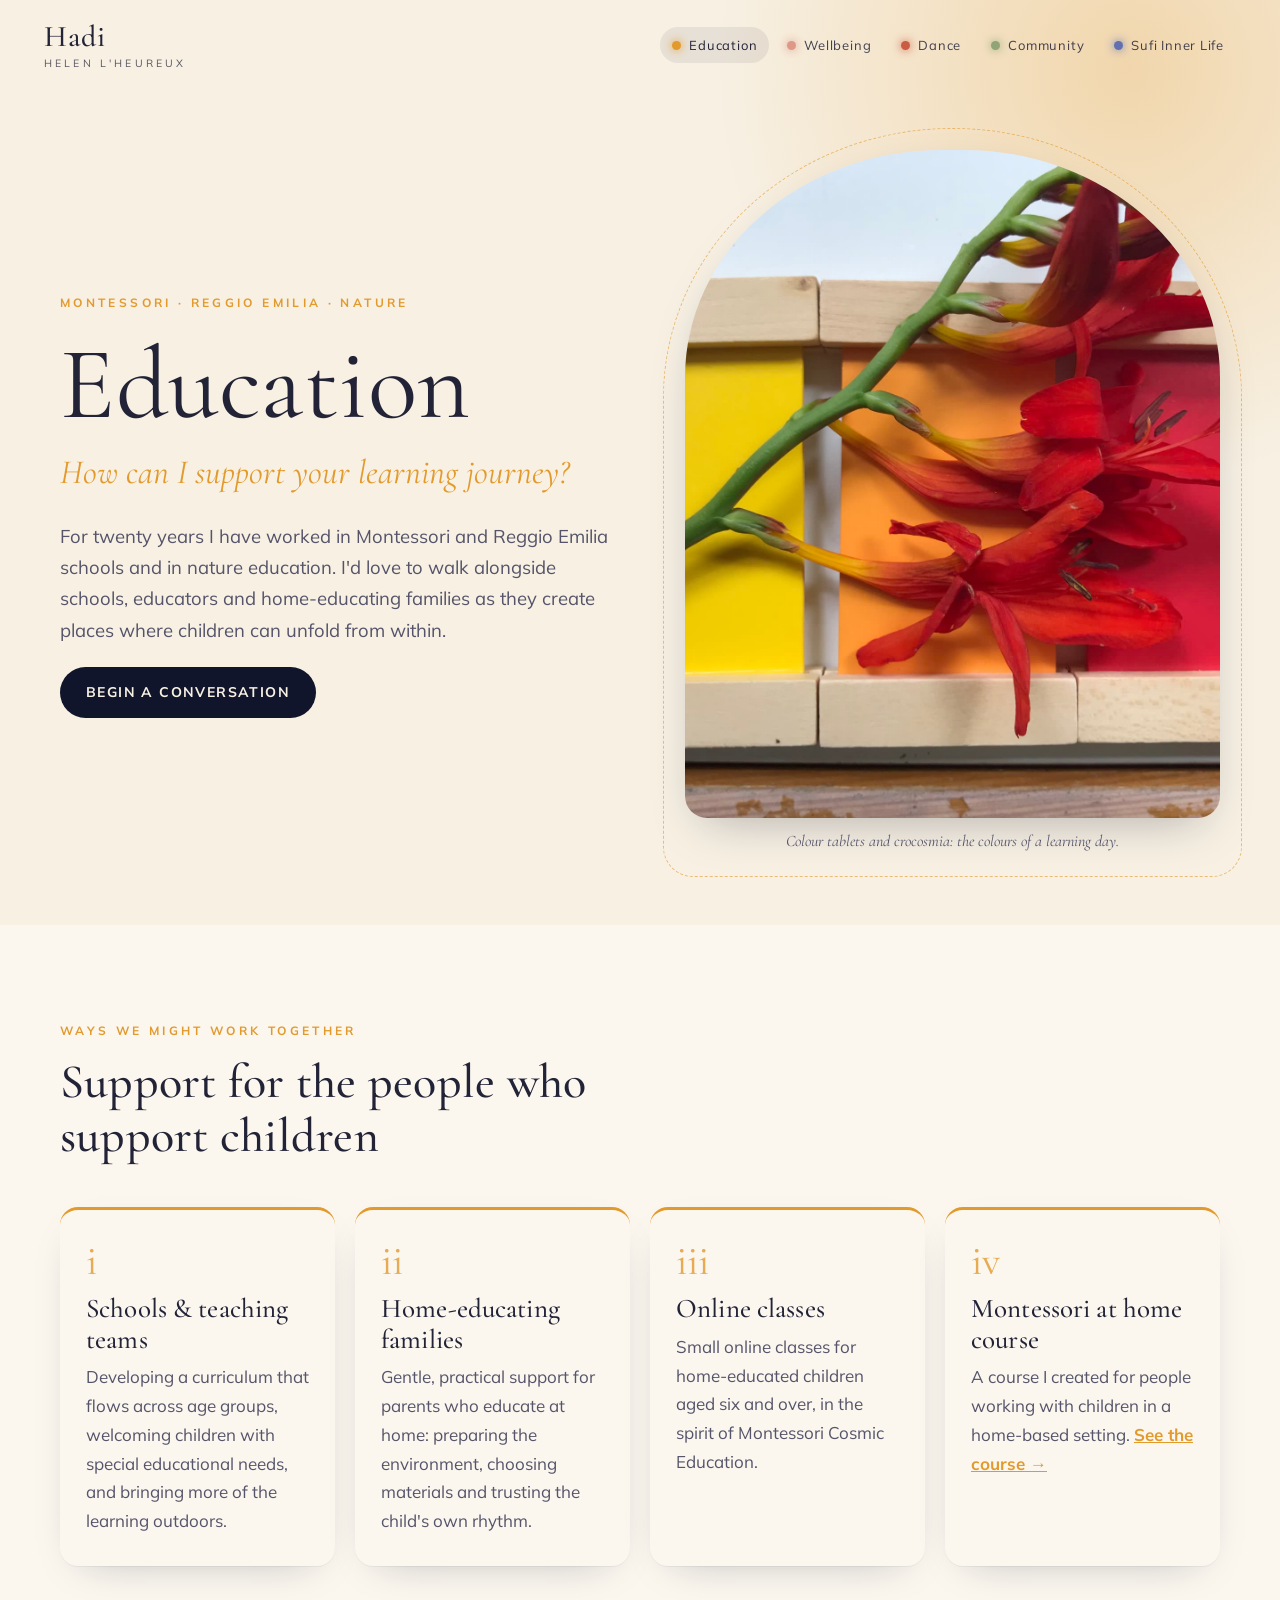
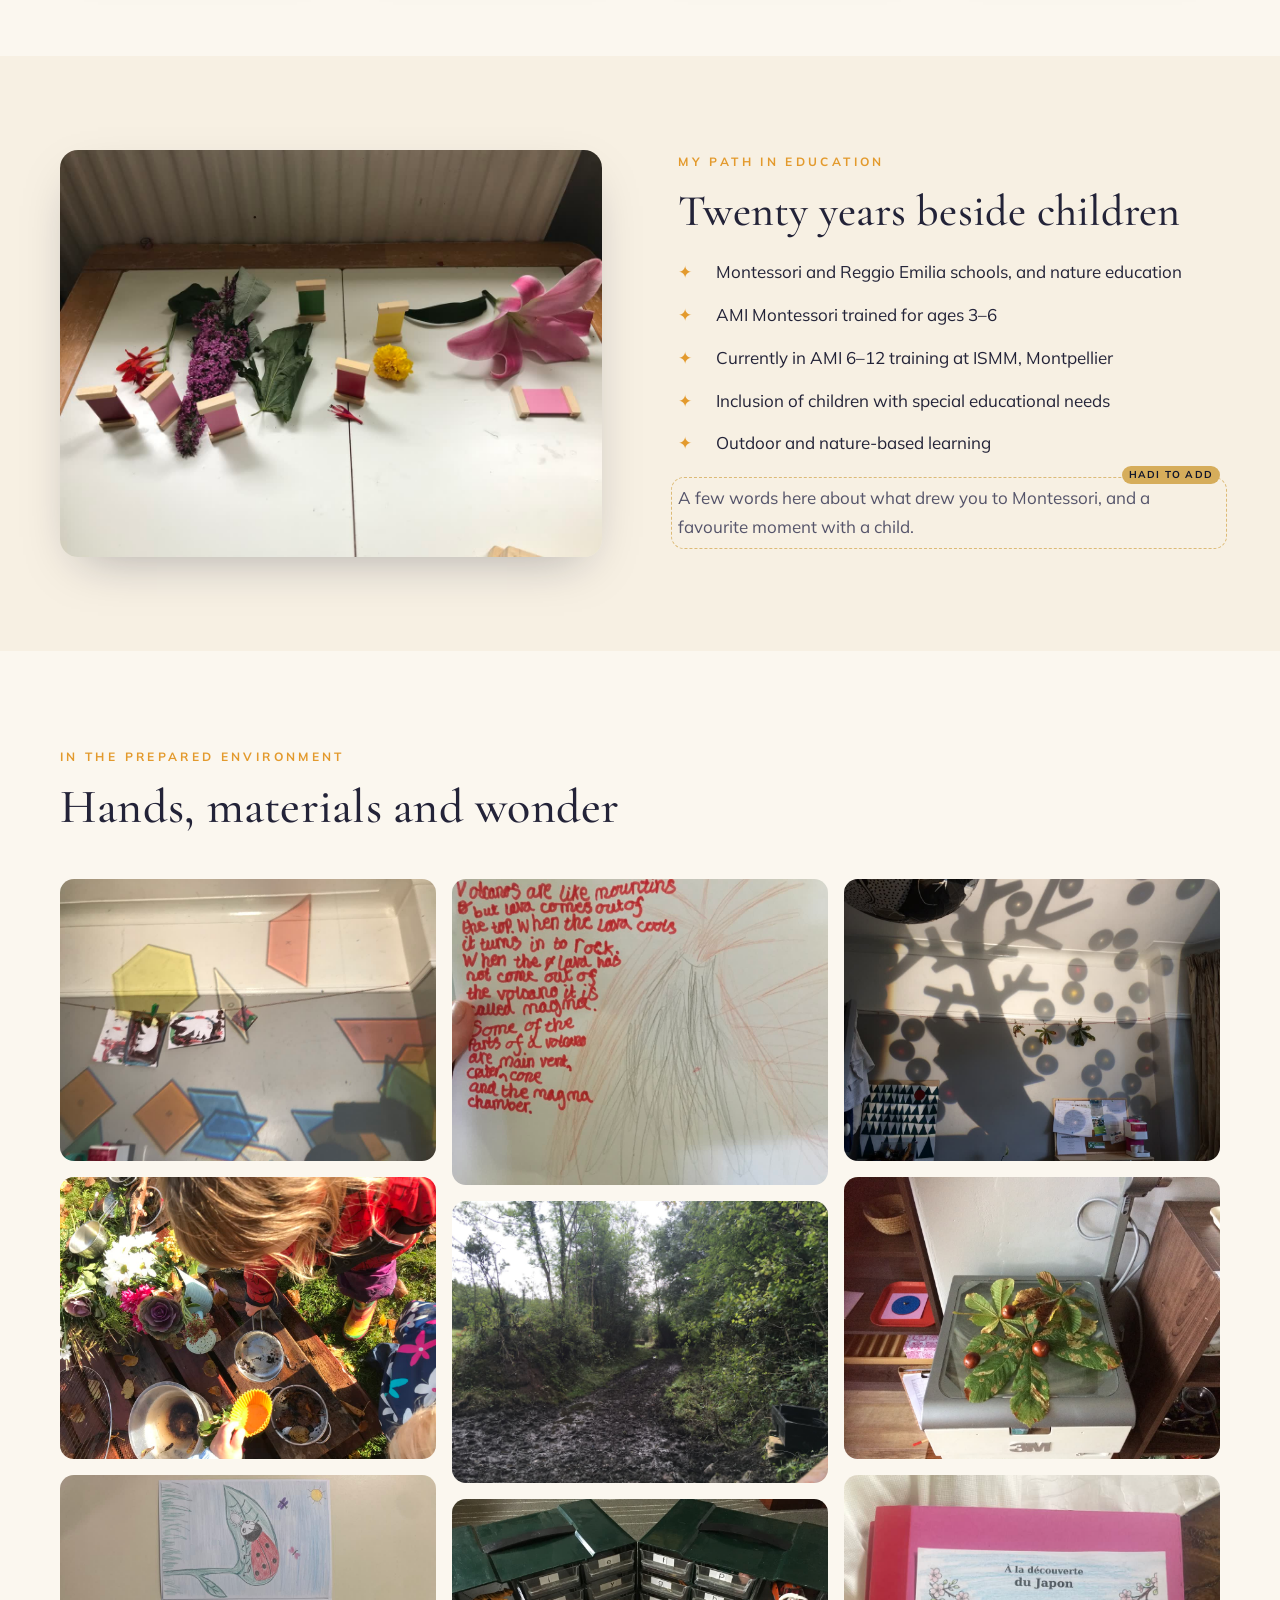
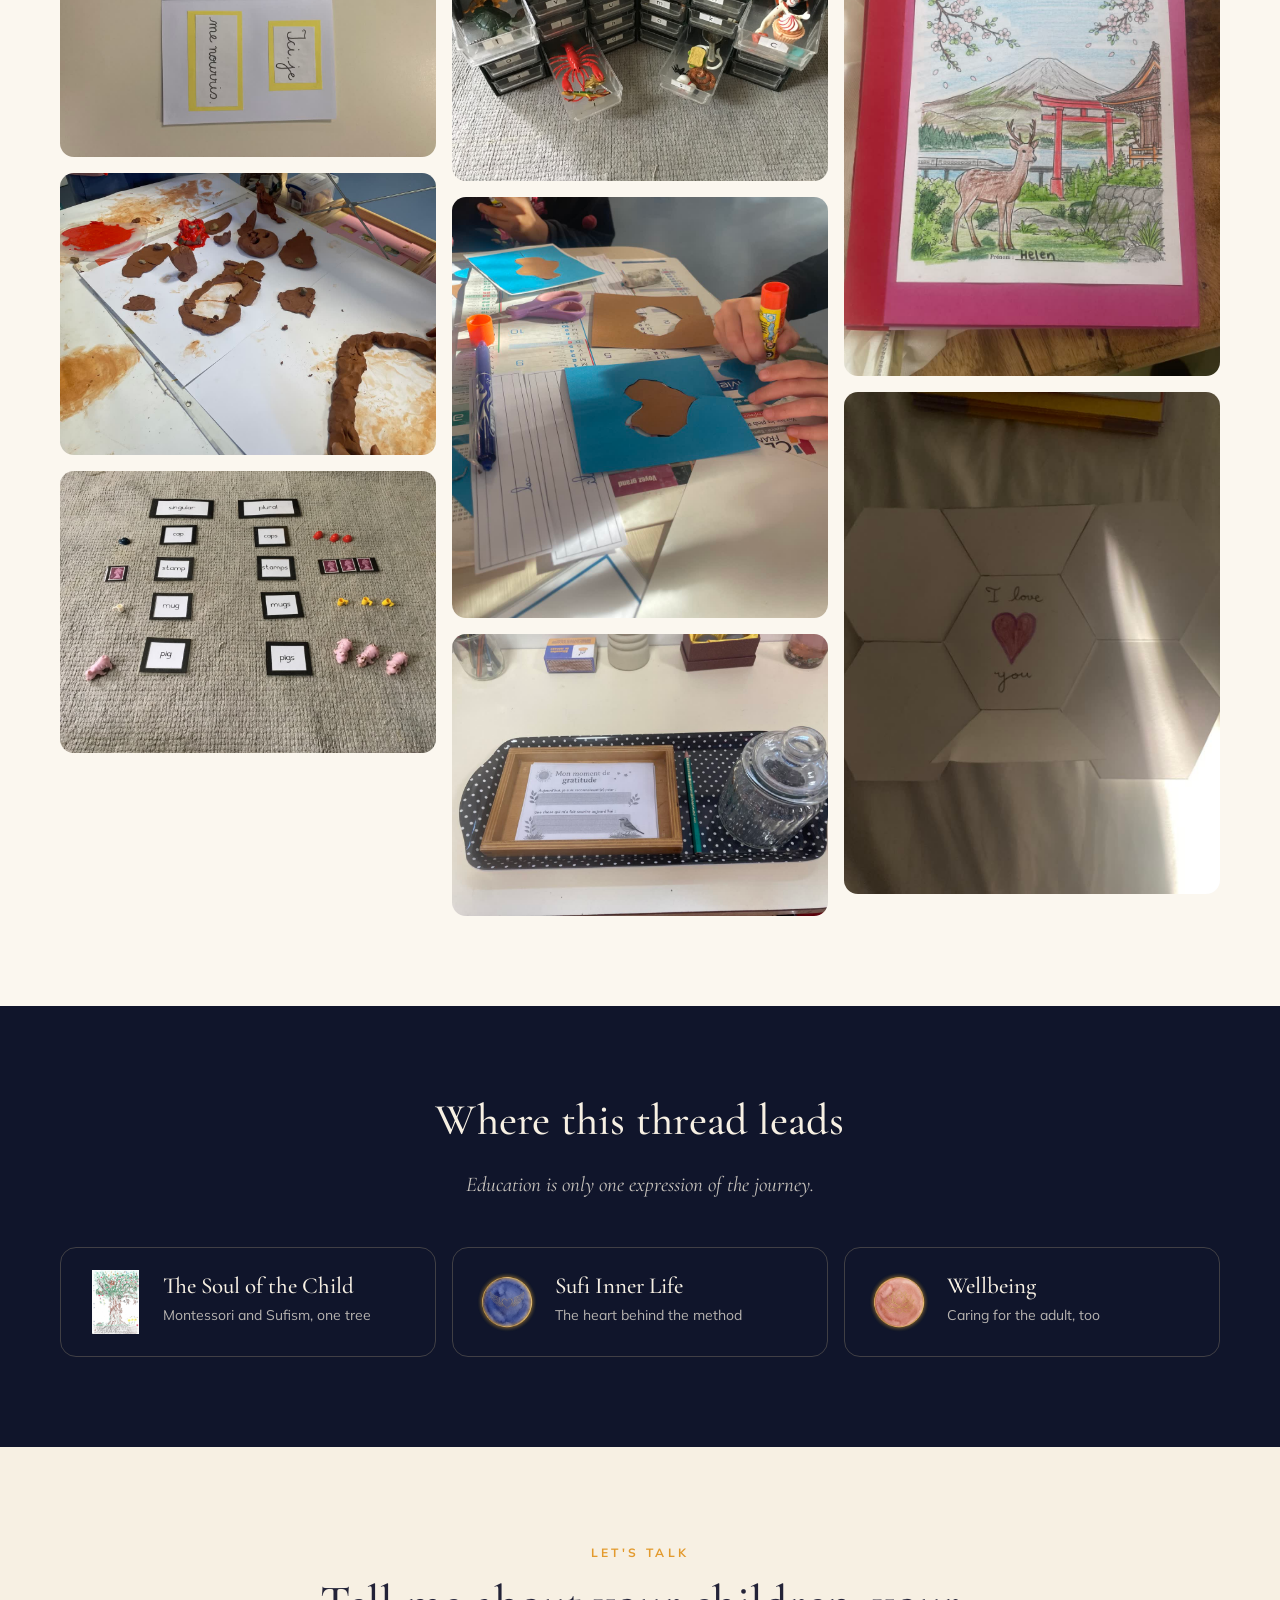
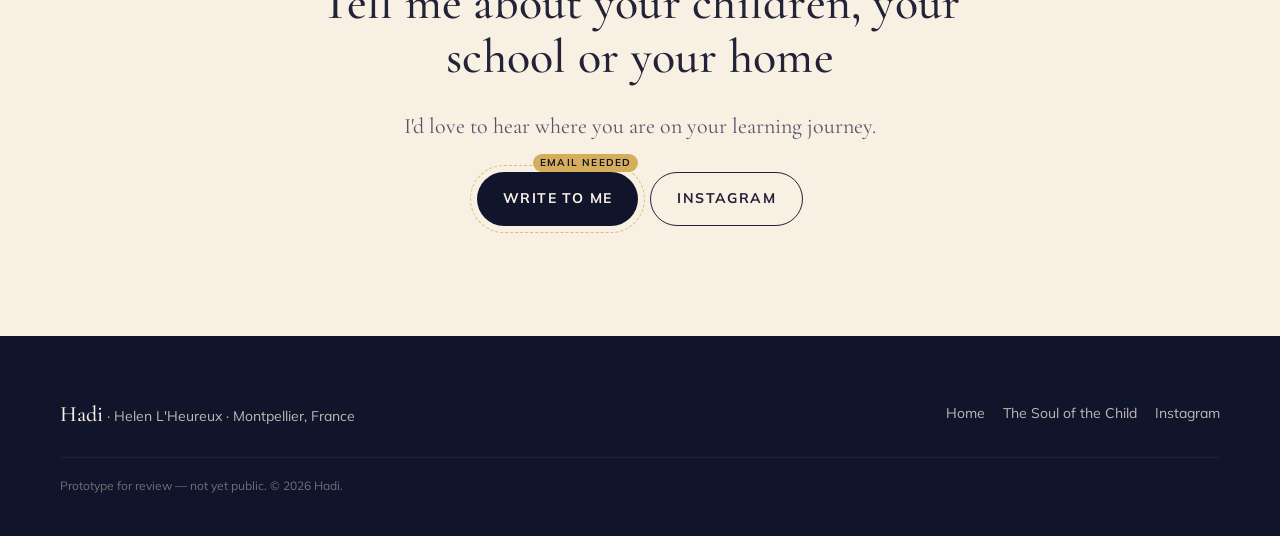
<file: education.html>
<!doctype html>
<html lang="en">
<head>
  <meta charset="utf-8">
  <meta name="viewport" content="width=device-width, initial-scale=1">
  <title>Education · Hadi</title>
  <meta name="description" content="Montessori consultancy for schools, educators and home-educating families.">
  <meta name="robots" content="noindex, nofollow">
  <link rel="preconnect" href="https://fonts.googleapis.com">
  <link rel="preconnect" href="https://fonts.gstatic.com" crossorigin>
  <link href="https://fonts.googleapis.com/css2?family=Cormorant+Garamond:ital,wght@0,400;0,500;0,600;1,400;1,500&family=Mulish:wght@400;600;700&display=swap" rel="stylesheet">
  <link rel="stylesheet" href="assets/css/site.css">
  <link rel="icon" href="data:image/svg+xml,%3Csvg xmlns='http://www.w3.org/2000/svg' viewBox='0 0 32 32'%3E%3Ccircle cx='16' cy='16' r='6' fill='%23d6ad5b'/%3E%3Ccircle cx='16' cy='16' r='13' fill='none' stroke='%23d6ad5b' stroke-dasharray='2 3'/%3E%3C/svg%3E">
</head>
<body style="--accent:var(--education)">
<a class="skip" href="#main">Skip to content</a>

<header class="topbar on-light">
  <a class="wordmark" href="index.html"><b>Hadi</b><small>Helen L'Heureux</small></a>
  <nav class="topnav" aria-label="Paths">
    <a href="education.html" aria-current="page" style="--c:var(--education)"><i class="dot"></i><span class="label">Education</span></a>
    <a href="wellbeing.html" style="--c:var(--wellbeing)"><i class="dot"></i><span class="label">Wellbeing</span></a>
    <a href="dance.html" style="--c:var(--dance)"><i class="dot"></i><span class="label">Dance</span></a>
    <a href="community.html" style="--c:var(--community)"><i class="dot"></i><span class="label">Community</span></a>
    <a href="inner-life.html" style="--c:var(--inner-life)"><i class="dot"></i><span class="label">Sufi Inner Life</span></a>
  </nav>
</header>

<main id="main">
  <section class="planet-hero">
    <div class="wrap">
      <div class="reveal">
        <span class="eyebrow">Montessori · Reggio Emilia · Nature</span>
        <h1>Education</h1>
        <p class="invite">How can I support your learning journey?</p>
        <p class="lead">For twenty years I have worked in Montessori and Reggio Emilia schools and in nature education. I'd love to walk alongside schools, educators and home-educating families as they create places where children can unfold from within.</p>
        <a class="btn" href="#contact">Begin a conversation</a>
      </div>
      <figure class="hero-figure reveal">
        <div class="orbit-deco" aria-hidden="true"></div>
        <img src="assets/img/tablets.jpg" alt="Montessori colour tablets in yellow, orange and red, with a spray of crocosmia flowers laid across them">
        <figcaption>Colour tablets and crocosmia: the colours of a learning day.</figcaption>
      </figure>
    </div>
  </section>

  <section class="section">
    <div class="wrap">
      <div class="section-head reveal">
        <span class="eyebrow">Ways we might work together</span>
        <h2>Support for the people who support children</h2>
      </div>
      <div class="offer-grid">
        <article class="offer reveal">
          <div class="num">i</div>
          <h3>Schools &amp; teaching teams</h3>
          <p>Developing a curriculum that flows across age groups, welcoming children with special educational needs, and bringing more of the learning outdoors.</p>
        </article>
        <article class="offer reveal">
          <div class="num">ii</div>
          <h3>Home-educating families</h3>
          <p>Gentle, practical support for parents who educate at home: preparing the environment, choosing materials and trusting the child's own rhythm.</p>
        </article>
        <article class="offer reveal">
          <div class="num">iii</div>
          <h3>Online classes</h3>
          <p>Small online classes for home-educated children aged six and over, in the spirit of Montessori Cosmic Education.</p>
        </article>
        <article class="offer reveal">
          <div class="num">iv</div>
          <h3>Montessori at home course</h3>
          <p>A course I created for people working with children in a home-based setting. <a href="https://www.montessoripartnership.com/product/home-based-setting/" rel="noopener">See the course →</a></p>
        </article>
      </div>
    </div>
  </section>

  <section class="section alt">
    <div class="wrap split">
      <img class="reveal" src="assets/img/nature-table.jpg" alt="Flowers, leaves and small wooden colour cards arranged on a white table" loading="lazy">
      <div class="reveal">
        <span class="eyebrow">My path in education</span>
        <h2 style="font-size:clamp(30px,3.6vw,44px)">Twenty years beside children</h2>
        <ul class="facts">
          <li>Montessori and Reggio Emilia schools, and nature education</li>
          <li>AMI Montessori trained for ages 3–6</li>
          <li>Currently in AMI 6–12 training at ISMM, Montpellier</li>
          <li>Inclusion of children with special educational needs</li>
          <li>Outdoor and nature-based learning</li>
        </ul>
        <p class="draft" data-draft="Hadi to add" style="margin-top:26px;color:var(--ink-soft)">A few words here about what drew you to Montessori, and a favourite moment with a child.</p>
      </div>
    </div>
  </section>

  <section class="section">
    <div class="wrap">
      <div class="section-head reveal">
        <span class="eyebrow">In the prepared environment</span>
        <h2>Hands, materials and wonder</h2>
      </div>
      <div class="gallery">
        <button><img src="assets/img/light-table.jpg" alt="Translucent coloured shapes on a light table" loading="lazy"></button>
        <button><img src="assets/img/children-flowers.jpg" alt="Children arranging flowers outdoors, seen from above" loading="lazy"></button>
        <button><img src="assets/img/ladybird-book.jpg" alt="A child's handmade ladybird booklet" loading="lazy"></button>
        <button><img src="assets/img/clay.jpg" alt="Clay shapes on a work table" loading="lazy"></button>
        <button><img src="assets/img/plural-cards.jpg" alt="Montessori singular and plural word cards with small objects" loading="lazy"></button>
        <button><img src="assets/img/volcano.jpg" alt="A child's handwritten writing about volcanoes" loading="lazy"></button>
        <button><img src="assets/img/forest-path.jpg" alt="A muddy woodland path" loading="lazy"></button>
        <button><img src="assets/img/animal-drawers.jpg" alt="Small drawers of model animals sorted for classification" loading="lazy"></button>
        <button><img src="assets/img/hands-gluing.jpg" alt="Hands gluing cut-out shapes" loading="lazy"></button>
        <button><img src="assets/img/gratitude-tray.jpg" alt="A gratitude activity on a polka-dot tray" loading="lazy"></button>
        <button><img src="assets/img/tree-shadow.jpg" alt="The shadow of a branch on a classroom wall" loading="lazy"></button>
        <button><img src="assets/img/conkers.jpg" alt="Horse chestnut leaves and conkers on an overhead projector" loading="lazy"></button>
        <button><img src="assets/img/japan-book.jpg" alt="A hand-coloured booklet titled À la découverte du Japon" loading="lazy"></button>
        <button><img src="assets/img/hexagon-love.jpg" alt="Paper hexagons with I love you and a heart" loading="lazy"></button>
      </div>
    </div>
  </section>

  <section class="threads">
    <div class="wrap">
      <h2>Where this thread leads</h2>
      <p>Education is only one expression of the journey.</p>
      <div class="thread-links">
        <a class="thread-link" href="soul-of-the-child.html" style="--c:var(--gold)"><i class="orb" style="background-image:url(assets/img/tree-drawing.jpg)"></i><div><b>The Soul of the Child</b><span>Montessori and Sufism, one tree</span></div></a>
        <a class="thread-link" href="inner-life.html" style="--c:var(--inner-life)"><i class="orb" style="background-image:url(assets/img/orb-inner-life.webp)"></i><div><b>Sufi Inner Life</b><span>The heart behind the method</span></div></a>
        <a class="thread-link" href="wellbeing.html" style="--c:var(--wellbeing)"><i class="orb" style="background-image:url(assets/img/orb-wellbeing.webp)"></i><div><b>Wellbeing</b><span>Caring for the adult, too</span></div></a>
      </div>
    </div>
  </section>

  <section class="contact" id="contact">
    <div class="narrow reveal">
      <span class="eyebrow">Let's talk</span>
      <h2>Tell me about your children, your school or your home</h2>
      <p>I'd love to hear where you are on your learning journey.</p>
      <div class="actions">
        <a class="btn draft" data-draft="email needed" href="#">Write to me</a>
        <a class="btn ghost" href="https://www.instagram.com/helenleheureux/" rel="noopener">Instagram</a>
      </div>
    </div>
  </section>
</main>

<footer class="footer">
  <div class="wrap">
    <div><a href="index.html"><b style="font-family:var(--display);font-size:22px;font-weight:500;color:var(--cream)">Hadi</b></a> · Helen L'Heureux · Montpellier, France</div>
    <div class="links">
      <a href="index.html">Home</a>
      <a href="soul-of-the-child.html">The Soul of the Child</a>
      <a href="https://www.instagram.com/helenleheureux/" rel="noopener">Instagram</a>
    </div>
    <div class="proto">Prototype for review — not yet public. © <span id="year"></span> Hadi.</div>
  </div>
</footer>
<script src="assets/js/site.js"></script>
</body>
</html>
</file>
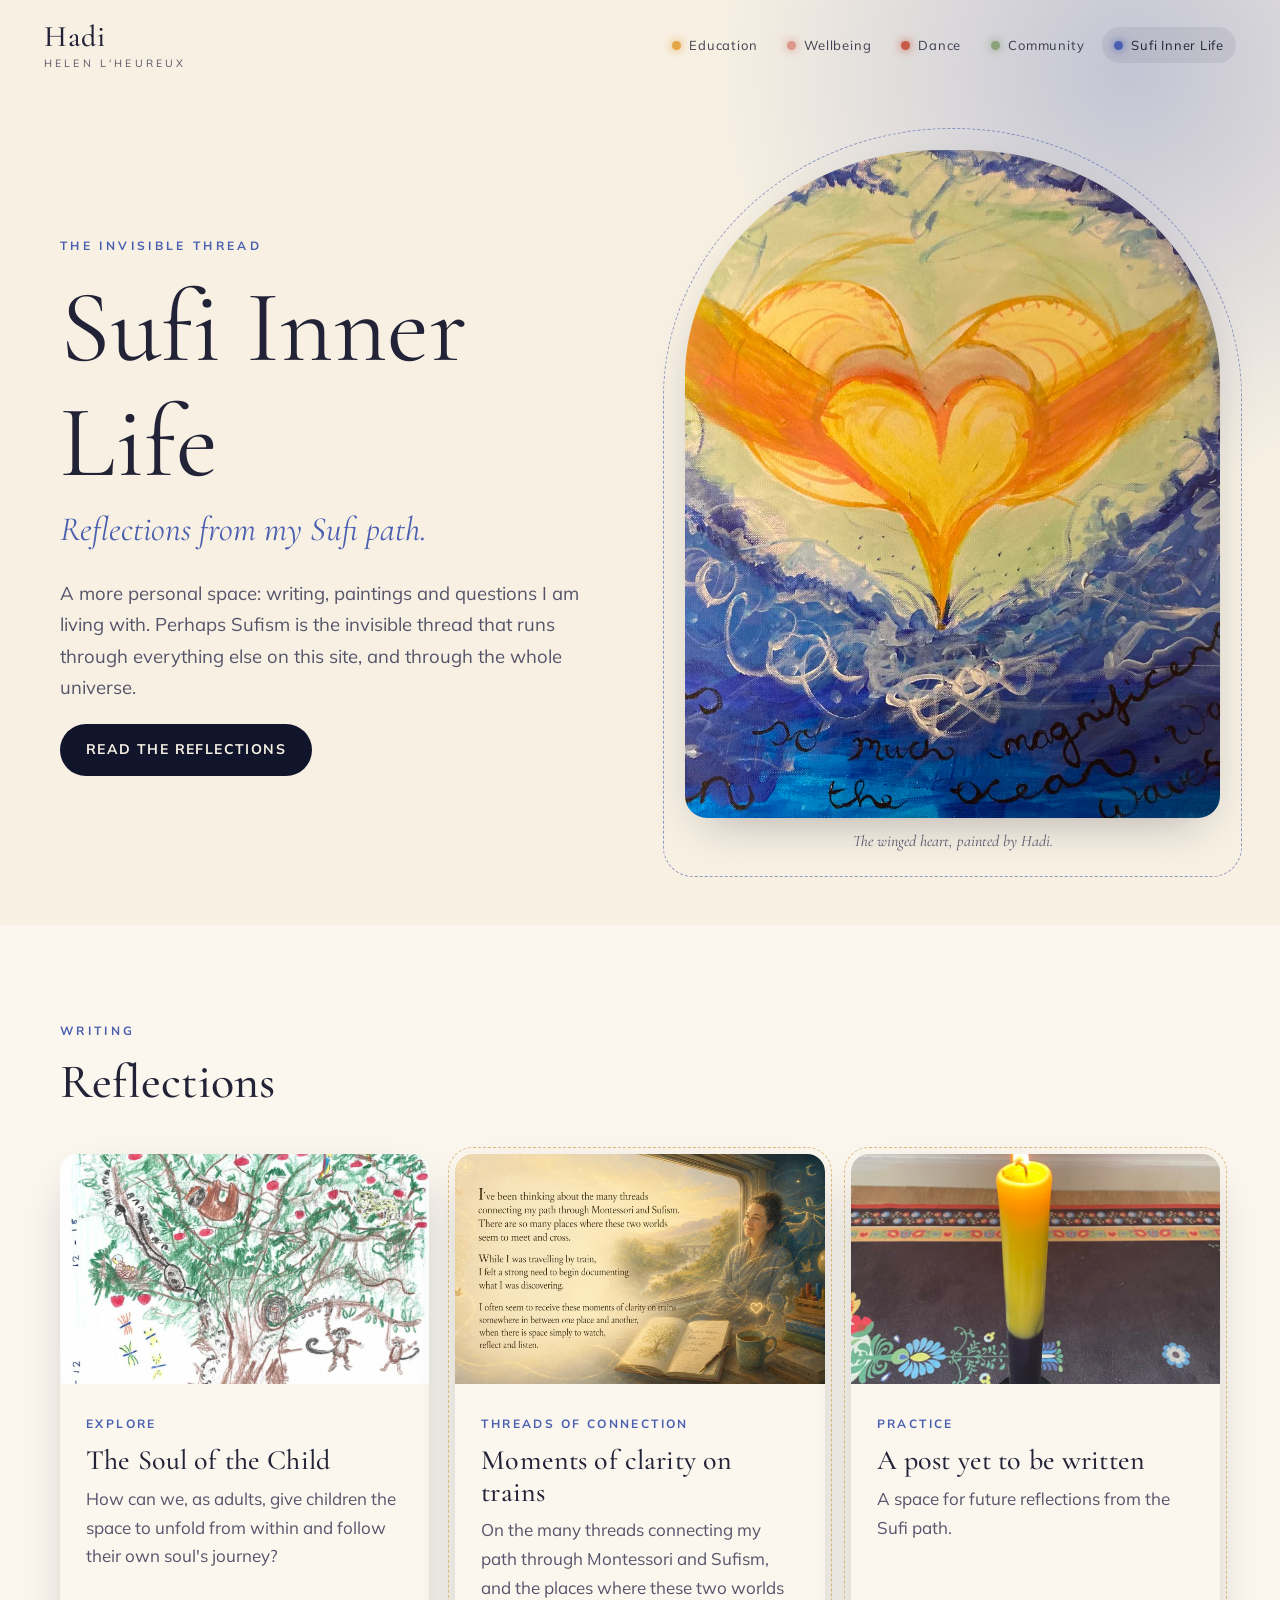
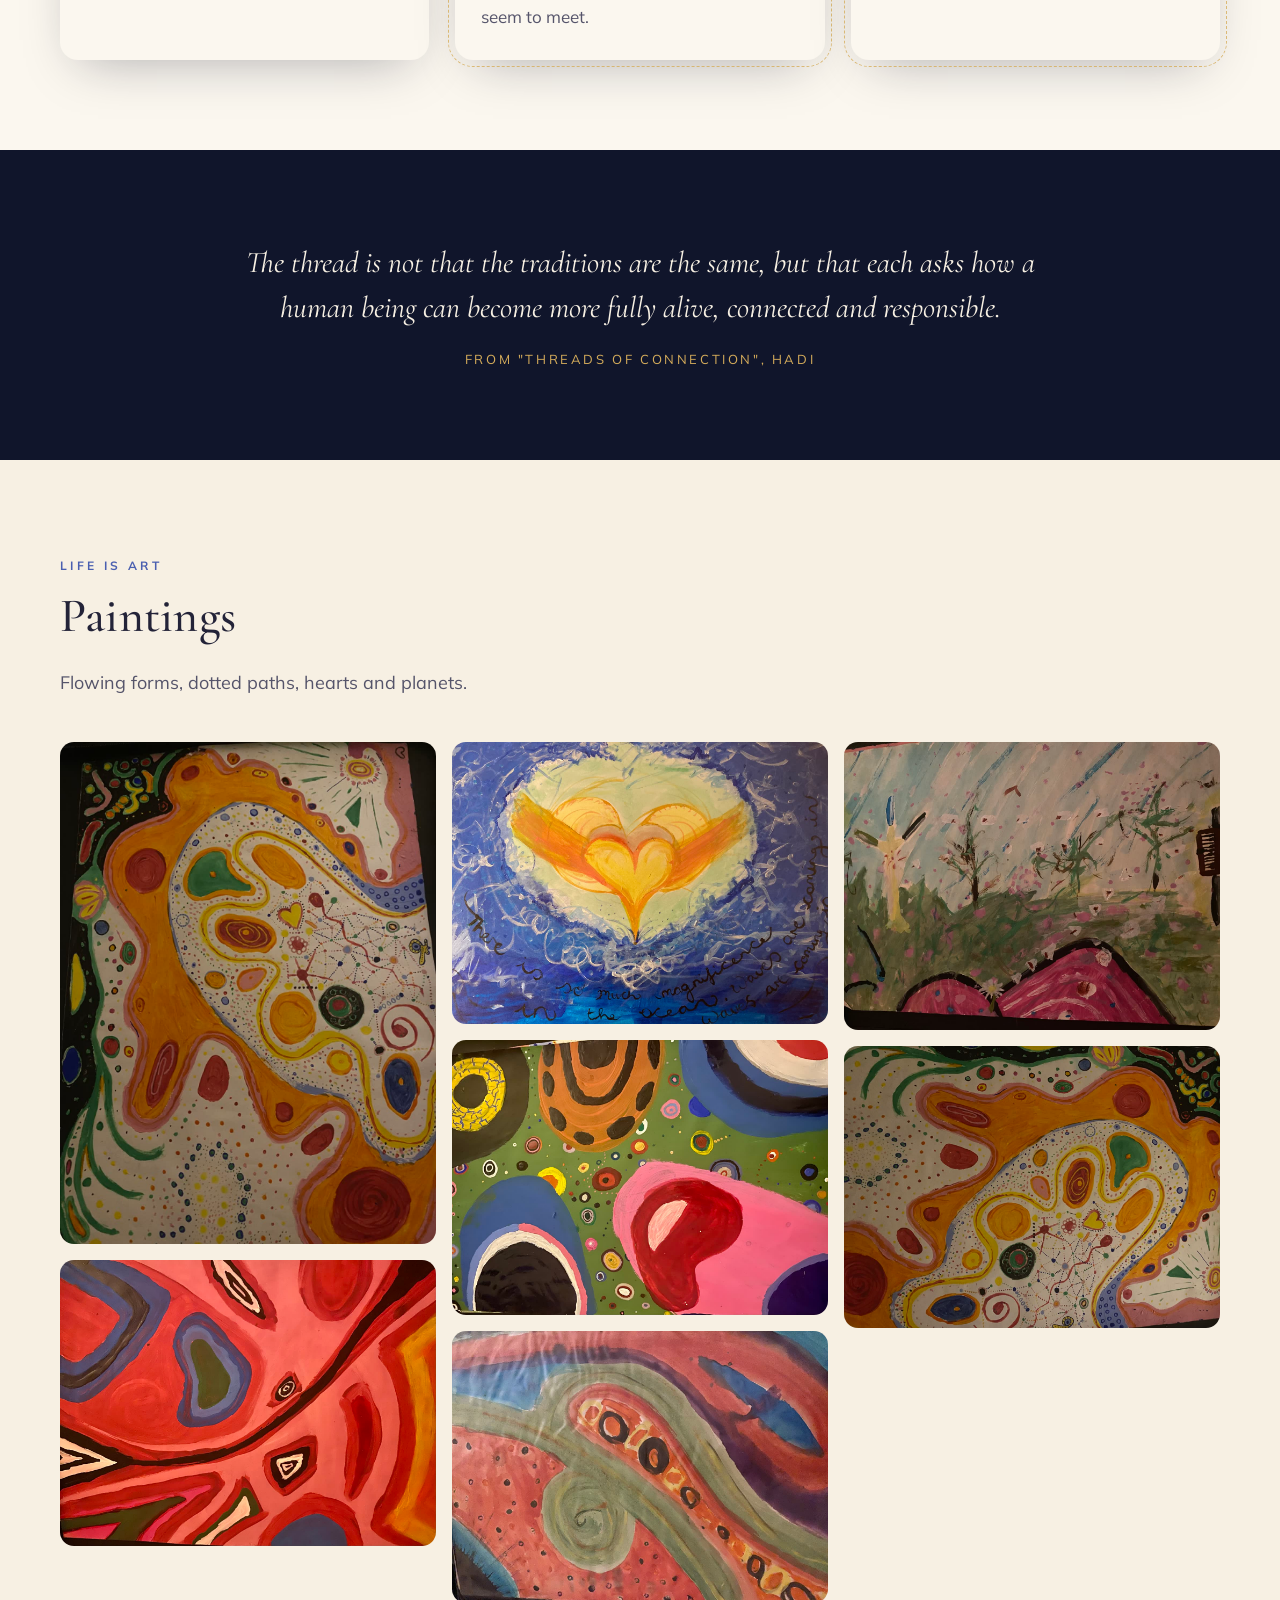
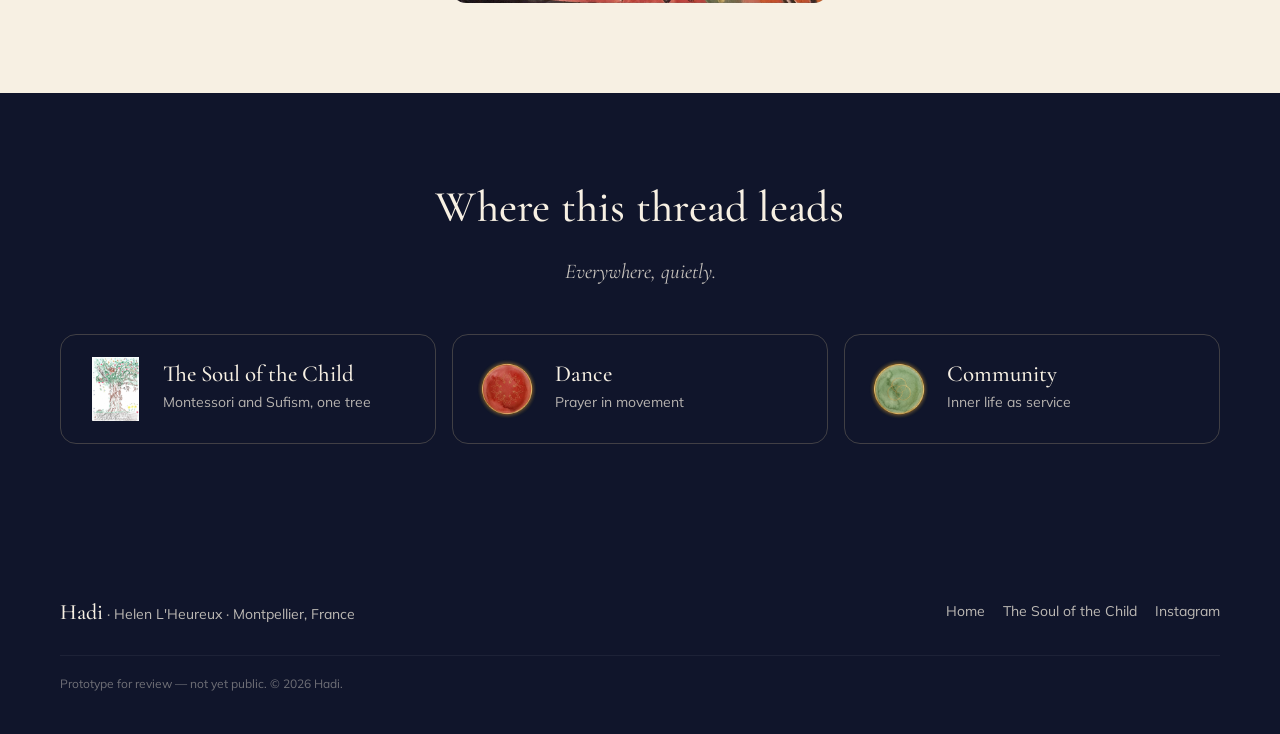
<file: inner-life.html>
<!doctype html>
<html lang="en">
<head>
  <meta charset="utf-8">
  <meta name="viewport" content="width=device-width, initial-scale=1">
  <title>Sufi Inner Life · Hadi</title>
  <meta name="description" content="Reflections from a Sufi path: writing, paintings and The Soul of the Child.">
  <meta name="robots" content="noindex, nofollow">
  <link rel="preconnect" href="https://fonts.googleapis.com">
  <link rel="preconnect" href="https://fonts.gstatic.com" crossorigin>
  <link href="https://fonts.googleapis.com/css2?family=Cormorant+Garamond:ital,wght@0,400;0,500;0,600;1,400;1,500&family=Mulish:wght@400;600;700&display=swap" rel="stylesheet">
  <link rel="stylesheet" href="assets/css/site.css">
  <link rel="icon" href="data:image/svg+xml,%3Csvg xmlns='http://www.w3.org/2000/svg' viewBox='0 0 32 32'%3E%3Ccircle cx='16' cy='16' r='6' fill='%23d6ad5b'/%3E%3Ccircle cx='16' cy='16' r='13' fill='none' stroke='%23d6ad5b' stroke-dasharray='2 3'/%3E%3C/svg%3E">
</head>
<body style="--accent:var(--inner-life)">
<a class="skip" href="#main">Skip to content</a>

<header class="topbar on-light">
  <a class="wordmark" href="index.html"><b>Hadi</b><small>Helen L'Heureux</small></a>
  <nav class="topnav" aria-label="Paths">
    <a href="education.html" style="--c:var(--education)"><i class="dot"></i><span class="label">Education</span></a>
    <a href="wellbeing.html" style="--c:var(--wellbeing)"><i class="dot"></i><span class="label">Wellbeing</span></a>
    <a href="dance.html" style="--c:var(--dance)"><i class="dot"></i><span class="label">Dance</span></a>
    <a href="community.html" style="--c:var(--community)"><i class="dot"></i><span class="label">Community</span></a>
    <a href="inner-life.html" aria-current="page" style="--c:var(--inner-life)"><i class="dot"></i><span class="label">Sufi Inner Life</span></a>
  </nav>
</header>

<main id="main">
  <section class="planet-hero">
    <div class="wrap">
      <div class="reveal">
        <span class="eyebrow">The invisible thread</span>
        <h1>Sufi Inner Life</h1>
        <p class="invite">Reflections from my Sufi path.</p>
        <p class="lead">A more personal space: writing, paintings and questions I am living with. Perhaps Sufism is the invisible thread that runs through everything else on this site, and through the whole universe.</p>
        <a class="btn" href="#writing">Read the reflections</a>
      </div>
      <figure class="hero-figure reveal">
        <div class="orbit-deco" aria-hidden="true"></div>
        <img src="assets/img/art-heart.jpg" alt="Hadi's painting of a golden winged heart rising from a deep blue sea">
        <figcaption>The winged heart, painted by Hadi.</figcaption>
      </figure>
    </div>
  </section>

  <section class="section" id="writing">
    <div class="wrap">
      <div class="section-head reveal">
        <span class="eyebrow">Writing</span>
        <h2>Reflections</h2>
      </div>
      <div class="posts">
        <a class="post reveal" href="soul-of-the-child.html" style="text-decoration:none">
          <img src="assets/img/tree-drawing.jpg" alt="Hadi's hand-drawn tree of the planes of development" loading="lazy" style="object-position:50% 20%">
          <div class="body"><span class="date">Explore</span><h3>The Soul of the Child</h3><p>How can we, as adults, give children the space to unfold from within and follow their own soul's journey?</p></div>
        </a>
        <article class="post reveal draft" data-draft="example post">
          <img src="assets/img/threads-train.jpg" alt="Illustration of a woman writing in a journal on a train at sunrise" loading="lazy">
          <div class="body"><span class="date">Threads of connection</span><h3>Moments of clarity on trains</h3><p>On the many threads connecting my path through Montessori and Sufism, and the places where these two worlds seem to meet.</p></div>
        </article>
        <article class="post reveal draft" data-draft="example post">
          <img src="assets/img/candle-yellow.jpg" alt="A single yellow candle" loading="lazy">
          <div class="body"><span class="date">Practice</span><h3>A post yet to be written</h3><p>A space for future reflections from the Sufi path.</p></div>
        </article>
      </div>
    </div>
  </section>

  <section class="section dark quote-block">
    <div class="wrap reveal">
      <blockquote>The thread is not that the traditions are the same, but that each asks how a human being can become more fully alive, connected and responsible.</blockquote>
      <cite>From "Threads of Connection", Hadi</cite>
    </div>
  </section>

  <section class="section alt">
    <div class="wrap">
      <div class="section-head reveal">
        <span class="eyebrow">Life is art</span>
        <h2>Paintings</h2>
        <p>Flowing forms, dotted paths, hearts and planets.</p>
      </div>
      <div class="gallery">
        <button><img src="assets/img/art-orange-tall.jpg" alt="Painting: flowing orange and cream forms with dotted paths and a small heart" loading="lazy"></button>
        <button><img src="assets/img/art-red.jpg" alt="Painting: red and pink organic shapes" loading="lazy"></button>
        <button><img src="assets/img/art-heart.jpg" alt="Painting: a golden winged heart on a deep blue sea" loading="lazy"></button>
        <button><img src="assets/img/art-green.jpg" alt="Painting: circles and dots on green" loading="lazy"></button>
        <button><img src="assets/img/art-pink.jpg" alt="Painting: a pink and sage swirl" loading="lazy"></button>
        <button><img src="assets/img/art-mural.jpg" alt="Painted mural of flowers and trees" loading="lazy"></button>
        <button><img src="assets/img/art-orange.jpg" alt="Painting: an orange flowing form with planets" loading="lazy"></button>
      </div>
    </div>
  </section>

  <section class="threads">
    <div class="wrap">
      <h2>Where this thread leads</h2>
      <p>Everywhere, quietly.</p>
      <div class="thread-links">
        <a class="thread-link" href="soul-of-the-child.html" style="--c:var(--gold)"><i class="orb" style="background-image:url(assets/img/tree-drawing.jpg)"></i><div><b>The Soul of the Child</b><span>Montessori and Sufism, one tree</span></div></a>
        <a class="thread-link" href="dance.html" style="--c:var(--dance)"><i class="orb" style="background-image:url(assets/img/orb-dance.webp)"></i><div><b>Dance</b><span>Prayer in movement</span></div></a>
        <a class="thread-link" href="community.html" style="--c:var(--community)"><i class="orb" style="background-image:url(assets/img/orb-community.webp)"></i><div><b>Community</b><span>Inner life as service</span></div></a>
      </div>
    </div>
  </section>
</main>

<footer class="footer">
  <div class="wrap">
    <div><a href="index.html"><b style="font-family:var(--display);font-size:22px;font-weight:500;color:var(--cream)">Hadi</b></a> · Helen L'Heureux · Montpellier, France</div>
    <div class="links">
      <a href="index.html">Home</a>
      <a href="soul-of-the-child.html">The Soul of the Child</a>
      <a href="https://www.instagram.com/helenleheureux/" rel="noopener">Instagram</a>
    </div>
    <div class="proto">Prototype for review — not yet public. © <span id="year"></span> Hadi.</div>
  </div>
</footer>
<script src="assets/js/site.js"></script>
</body>
</html>
</file>
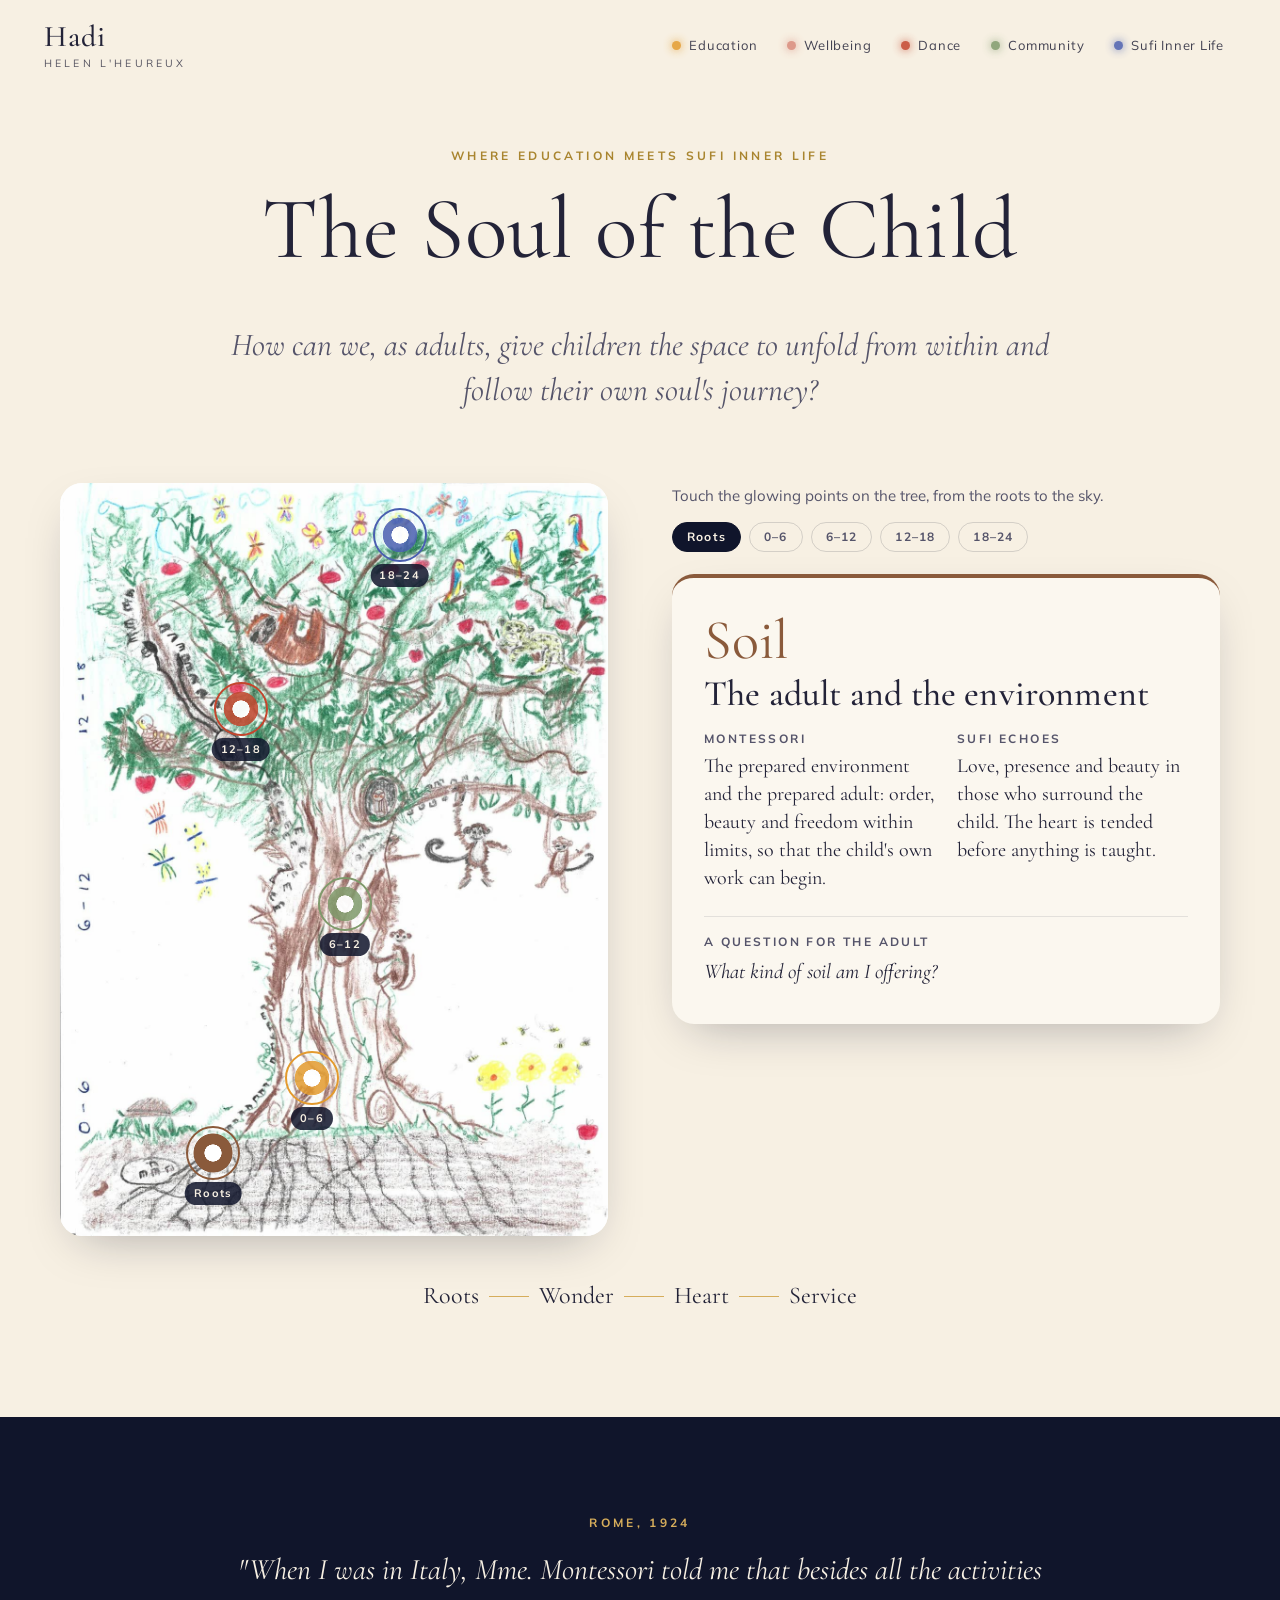
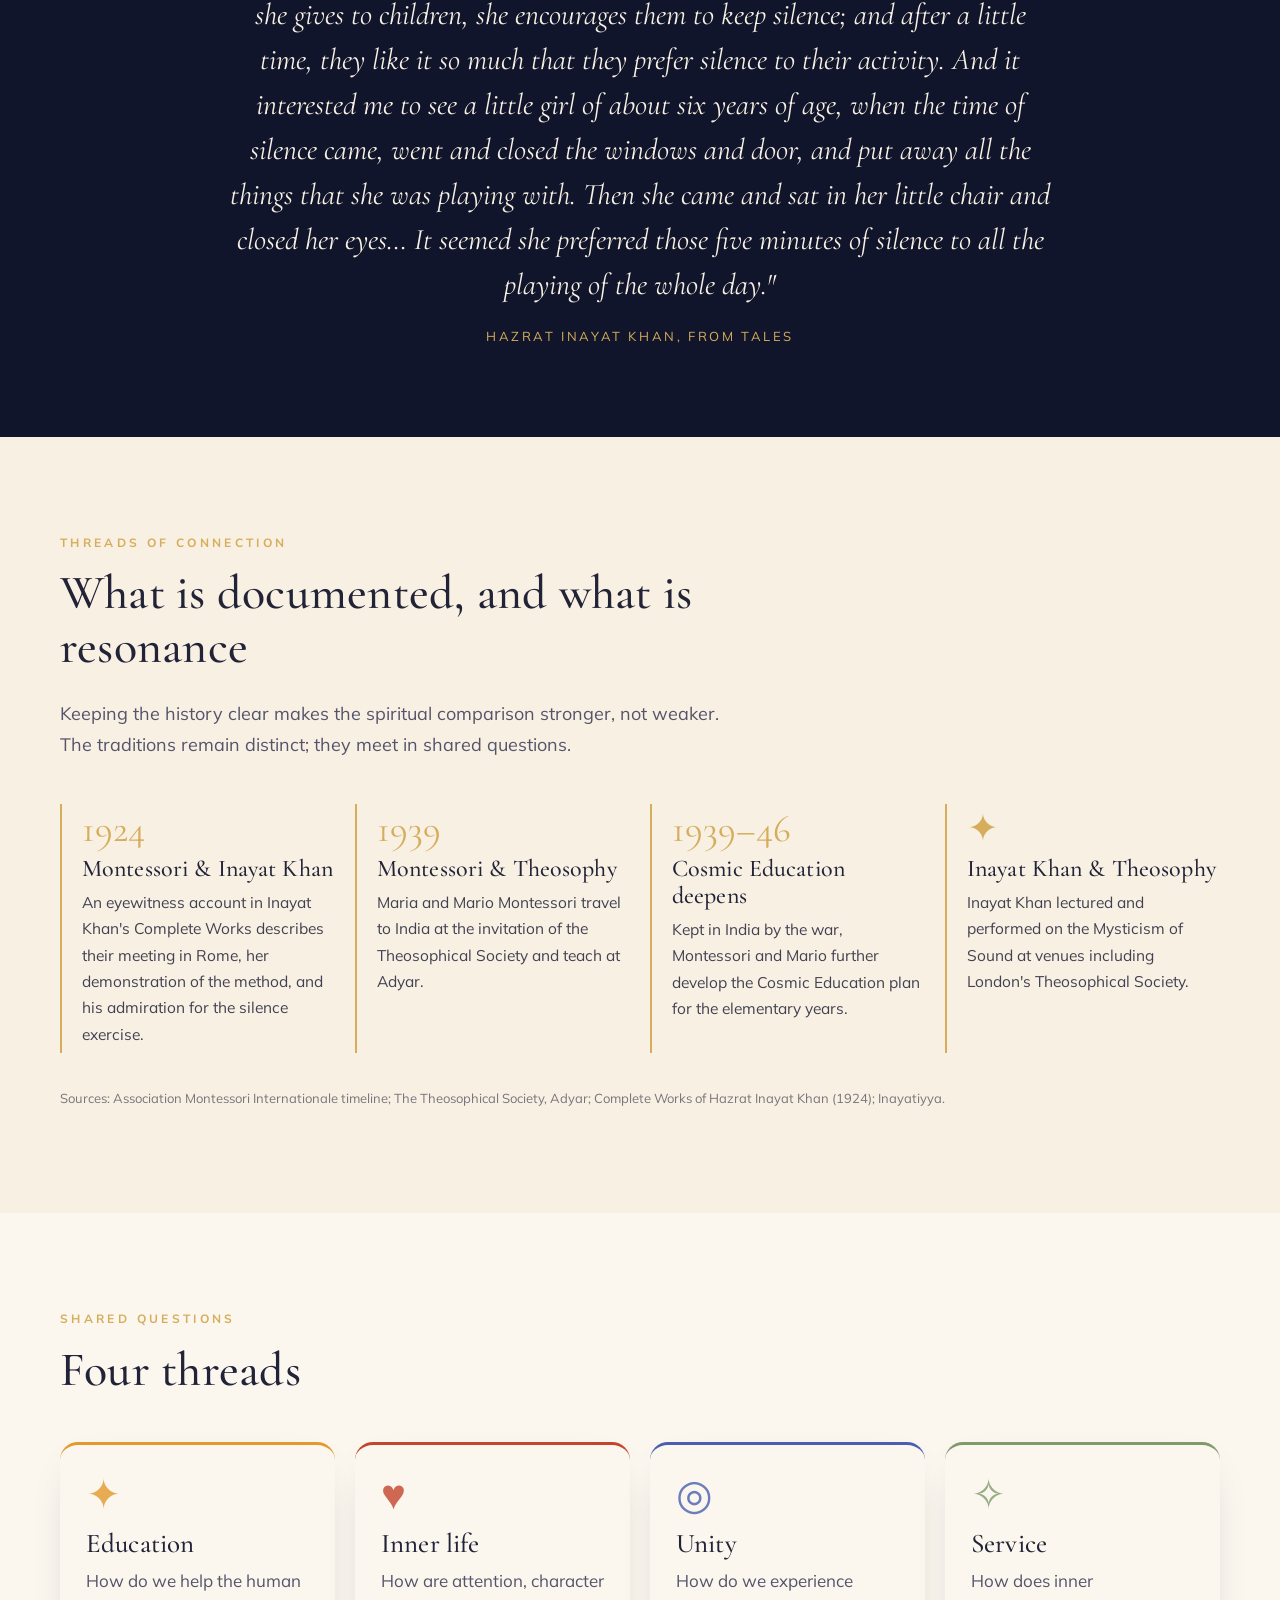
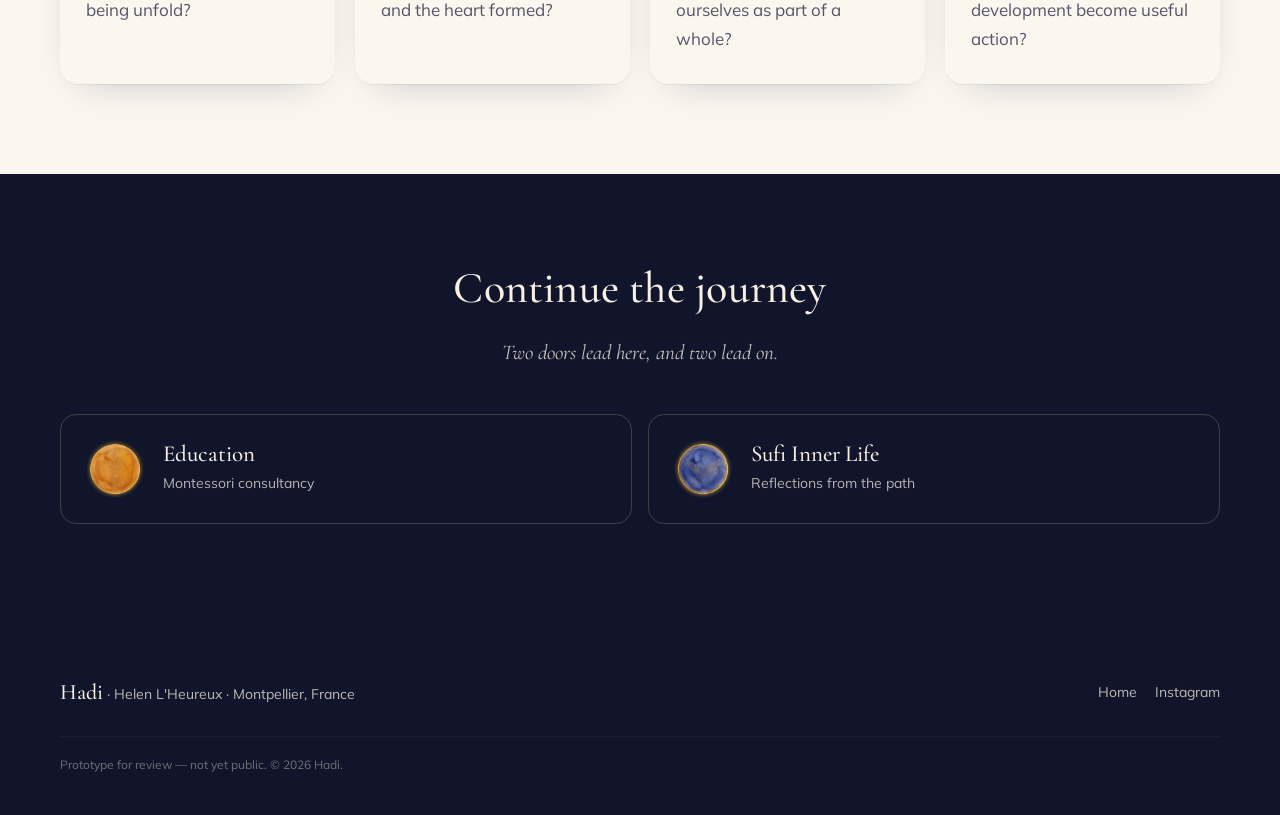
<file: soul-of-the-child.html>
<!doctype html>
<html lang="en">
<head>
  <meta charset="utf-8">
  <meta name="viewport" content="width=device-width, initial-scale=1">
  <title>The Soul of the Child · Hadi</title>
  <meta name="description" content="An explorable tree of Montessori's planes of development and the Sufi understanding of the heart.">
  <meta name="robots" content="noindex, nofollow">
  <link rel="preconnect" href="https://fonts.googleapis.com">
  <link rel="preconnect" href="https://fonts.gstatic.com" crossorigin>
  <link href="https://fonts.googleapis.com/css2?family=Cormorant+Garamond:ital,wght@0,400;0,500;0,600;1,400;1,500&family=Mulish:wght@400;600;700&display=swap" rel="stylesheet">
  <link rel="stylesheet" href="assets/css/site.css">
  <link rel="icon" href="data:image/svg+xml,%3Csvg xmlns='http://www.w3.org/2000/svg' viewBox='0 0 32 32'%3E%3Ccircle cx='16' cy='16' r='6' fill='%23d6ad5b'/%3E%3Ccircle cx='16' cy='16' r='13' fill='none' stroke='%23d6ad5b' stroke-dasharray='2 3'/%3E%3C/svg%3E">
</head>
<body style="--accent:var(--gold)">
<a class="skip" href="#main">Skip to content</a>

<header class="topbar on-light">
  <a class="wordmark" href="index.html"><b>Hadi</b><small>Helen L'Heureux</small></a>
  <nav class="topnav" aria-label="Paths">
    <a href="education.html" style="--c:var(--education)"><i class="dot"></i><span class="label">Education</span></a>
    <a href="wellbeing.html" style="--c:var(--wellbeing)"><i class="dot"></i><span class="label">Wellbeing</span></a>
    <a href="dance.html" style="--c:var(--dance)"><i class="dot"></i><span class="label">Dance</span></a>
    <a href="community.html" style="--c:var(--community)"><i class="dot"></i><span class="label">Community</span></a>
    <a href="inner-life.html" style="--c:var(--inner-life)"><i class="dot"></i><span class="label">Sufi Inner Life</span></a>
  </nav>
</header>

<main id="main">
  <section class="soul-hero">
    <div class="wrap reveal">
      <span class="eyebrow" style="color:#a9852f">Where Education meets Sufi Inner Life</span>
      <h1>The Soul of the Child</h1>
      <p class="q">How can we, as adults, give children the space to unfold from within and follow their own soul's journey?</p>
    </div>
  </section>

  <section class="tree-section">
    <div class="wrap tree-layout">
      <div class="tree-frame reveal" id="tree">
        <img src="assets/img/tree-drawing.jpg" alt="Hadi's hand-drawn tree: roots in the soil, a broad trunk with monkeys, a canopy full of fruit, birds and butterflies, with the ages 0–6, 6–12 and 12–18 written up the side">
        <!-- hotspots are added by script, positioned over the drawing -->
      </div>
      <div class="stage-panel">
        <p style="color:var(--ink-soft);font-size:15px;margin-bottom:14px">Touch the glowing points on the tree, from the roots to the sky.</p>
        <div class="stage-steps" role="tablist" aria-label="Stages of the tree"></div>
        <article class="stage-card" id="stage-card" role="tabpanel" aria-live="polite"></article>
      </div>
    </div>
    <div class="wrap journey reveal" aria-label="Roots, wonder, heart, service">
      <span>Roots</span><i></i><span>Wonder</span><i></i><span>Heart</span><i></i><span>Service</span>
    </div>
  </section>

  <section class="section dark quote-block">
    <div class="wrap reveal">
      <span class="eyebrow">Rome, 1924</span>
      <blockquote>"When I was in Italy, Mme. Montessori told me that besides all the activities she gives to children, she encourages them to keep silence; and after a little time, they like it so much that they prefer silence to their activity. And it interested me to see a little girl of about six years of age, when the time of silence came, went and closed the windows and door, and put away all the things that she was playing with. Then she came and sat in her little chair and closed her eyes… It seemed she preferred those five minutes of silence to all the playing of the whole day."</blockquote>
      <cite>Hazrat Inayat Khan, from Tales</cite>
    </div>
  </section>

  <section class="section alt">
    <div class="wrap">
      <div class="section-head reveal">
        <span class="eyebrow">Threads of connection</span>
        <h2>What is documented, and what is resonance</h2>
        <p>Keeping the history clear makes the spiritual comparison stronger, not weaker. The traditions remain distinct; they meet in shared questions.</p>
      </div>
      <div class="timeline">
        <div class="moment reveal"><div class="yr">1924</div><h3>Montessori &amp; Inayat Khan</h3><p>An eyewitness account in Inayat Khan's Complete Works describes their meeting in Rome, her demonstration of the method, and his admiration for the silence exercise.</p></div>
        <div class="moment reveal"><div class="yr">1939</div><h3>Montessori &amp; Theosophy</h3><p>Maria and Mario Montessori travel to India at the invitation of the Theosophical Society and teach at Adyar.</p></div>
        <div class="moment reveal"><div class="yr">1939–46</div><h3>Cosmic Education deepens</h3><p>Kept in India by the war, Montessori and Mario further develop the Cosmic Education plan for the elementary years.</p></div>
        <div class="moment reveal"><div class="yr">✦</div><h3>Inayat Khan &amp; Theosophy</h3><p>Inayat Khan lectured and performed on the Mysticism of Sound at venues including London's Theosophical Society.</p></div>
      </div>
      <p class="footnote">Sources: Association Montessori Internationale timeline; The Theosophical Society, Adyar; Complete Works of Hazrat Inayat Khan (1924); Inayatiyya.</p>
    </div>
  </section>

  <section class="section">
    <div class="wrap">
      <div class="section-head reveal">
        <span class="eyebrow">Shared questions</span>
        <h2>Four threads</h2>
      </div>
      <div class="offer-grid">
        <article class="offer reveal" style="border-top-color:var(--education)"><div class="num" style="color:var(--education)">✦</div><h3>Education</h3><p>How do we help the human being unfold?</p></article>
        <article class="offer reveal" style="border-top-color:var(--dance)"><div class="num" style="color:var(--dance)">♥</div><h3>Inner life</h3><p>How are attention, character and the heart formed?</p></article>
        <article class="offer reveal" style="border-top-color:var(--inner-life)"><div class="num" style="color:var(--inner-life)">◎</div><h3>Unity</h3><p>How do we experience ourselves as part of a whole?</p></article>
        <article class="offer reveal" style="border-top-color:var(--community)"><div class="num" style="color:var(--community)">✧</div><h3>Service</h3><p>How does inner development become useful action?</p></article>
      </div>
    </div>
  </section>

  <section class="threads">
    <div class="wrap">
      <h2>Continue the journey</h2>
      <p>Two doors lead here, and two lead on.</p>
      <div class="thread-links">
        <a class="thread-link" href="education.html" style="--c:var(--education)"><i class="orb" style="background-image:url(assets/img/orb-education.webp)"></i><div><b>Education</b><span>Montessori consultancy</span></div></a>
        <a class="thread-link" href="inner-life.html" style="--c:var(--inner-life)"><i class="orb" style="background-image:url(assets/img/orb-inner-life.webp)"></i><div><b>Sufi Inner Life</b><span>Reflections from the path</span></div></a>
      </div>
    </div>
  </section>
</main>

<footer class="footer">
  <div class="wrap">
    <div><a href="index.html"><b style="font-family:var(--display);font-size:22px;font-weight:500;color:var(--cream)">Hadi</b></a> · Helen L'Heureux · Montpellier, France</div>
    <div class="links">
      <a href="index.html">Home</a>
      <a href="https://www.instagram.com/helenleheureux/" rel="noopener">Instagram</a>
    </div>
    <div class="proto">Prototype for review — not yet public. © <span id="year"></span> Hadi.</div>
  </div>
</footer>

<script src="assets/js/site.js"></script>
<script>
(function () {
  // x / y are percentages over Hadi's drawing
  const STAGES = [
    { id: "roots", short: "Roots", x: 28, y: 89, color: "#8a5a3b",
      age: "Soil", title: "The adult and the environment",
      monte: "The prepared environment and the prepared adult: order, beauty and freedom within limits, so that the child's own work can begin.",
      sufi: "Love, presence and beauty in those who surround the child. The heart is tended before anything is taught.",
      adult: "What kind of soil am I offering?" },
    { id: "p1", short: "0–6", x: 46, y: 79, color: "#e39a2d",
      age: "0–6", title: "The absorbent mind",
      monte: "Roots of love, trust, order and belonging. The child absorbs the world through the senses and builds the self.",
      sufi: "The awakening heart: beauty, rhythm and presence.",
      adult: "Can I protect the child's concentration, and trust the work of these years?" },
    { id: "p2", short: "6–12", x: 52, y: 56, color: "#7f9a6b",
      age: "6–12", title: "Imagination and reason",
      monte: "The child seeks knowledge, justice and connection, and meets the great story of the universe through Cosmic Education.",
      sufi: "Wonder, harmony, reverence for life, and unity within diversity.",
      adult: "Can I offer the whole universe, and let the child's questions lead?" },
    { id: "p3", short: "12–18", x: 33, y: 30, color: "#c4452d",
      age: "12–18", title: "The social newborn",
      monte: "The young person searches for identity, dignity and meaningful work in the company of others.",
      sufi: "Compassion, courage, service and deeper self-knowledge.",
      adult: "Can I make room for who they are becoming, not who I expect them to be?" },
    { id: "p4", short: "18–24", x: 62, y: 7, color: "#4a5fb0",
      age: "18–24", title: "Maturity and contribution",
      monte: "The adult integrates inner life with responsibility in the world.",
      sufi: "Wisdom, vocation, stewardship and service to humanity.",
      adult: "What does the world need that only this soul can give?" },
  ];

  const tree = document.getElementById("tree");
  const tabs = document.querySelector(".stage-steps");
  const card = document.getElementById("stage-card");
  const spots = [], buttons = [];

  STAGES.forEach((s, i) => {
    const h = document.createElement("button");
    h.className = "hotspot";
    h.style.left = s.x + "%"; h.style.top = s.y + "%";
    h.style.setProperty("--hc", s.color);
    h.setAttribute("aria-label", `${s.age}: ${s.title}`);
    h.innerHTML = `<span class="tag">${s.short}</span>`;
    h.addEventListener("click", () => show(i, true));
    tree.appendChild(h); spots.push(h);

    const b = document.createElement("button");
    b.textContent = s.short; b.setAttribute("role", "tab");
    b.addEventListener("click", () => show(i));
    tabs.appendChild(b); buttons.push(b);
  });

  function show(i, fromTree) {
    const s = STAGES[i];
    spots.forEach((h, k) => h.classList.toggle("active", k === i));
    buttons.forEach((b, k) => b.setAttribute("aria-selected", k === i));
    card.style.setProperty("--sc", s.color);
    card.innerHTML = `
      <div class="age">${s.age}</div>
      <h2>${s.title}</h2>
      <div class="two">
        <div><h4>Montessori</h4><p>${s.monte}</p></div>
        <div><h4>Sufi echoes</h4><p>${s.sufi}</p></div>
      </div>
      <div class="adult"><h4>A question for the adult</h4><p>${s.adult}</p></div>`;
    card.classList.remove("swap"); void card.offsetWidth; card.classList.add("swap");
    if (fromTree && window.innerWidth < 860) card.scrollIntoView({ behavior: "smooth", block: "nearest" });
  }
  show(0);
})();
</script>
</body>
</html>
</file>
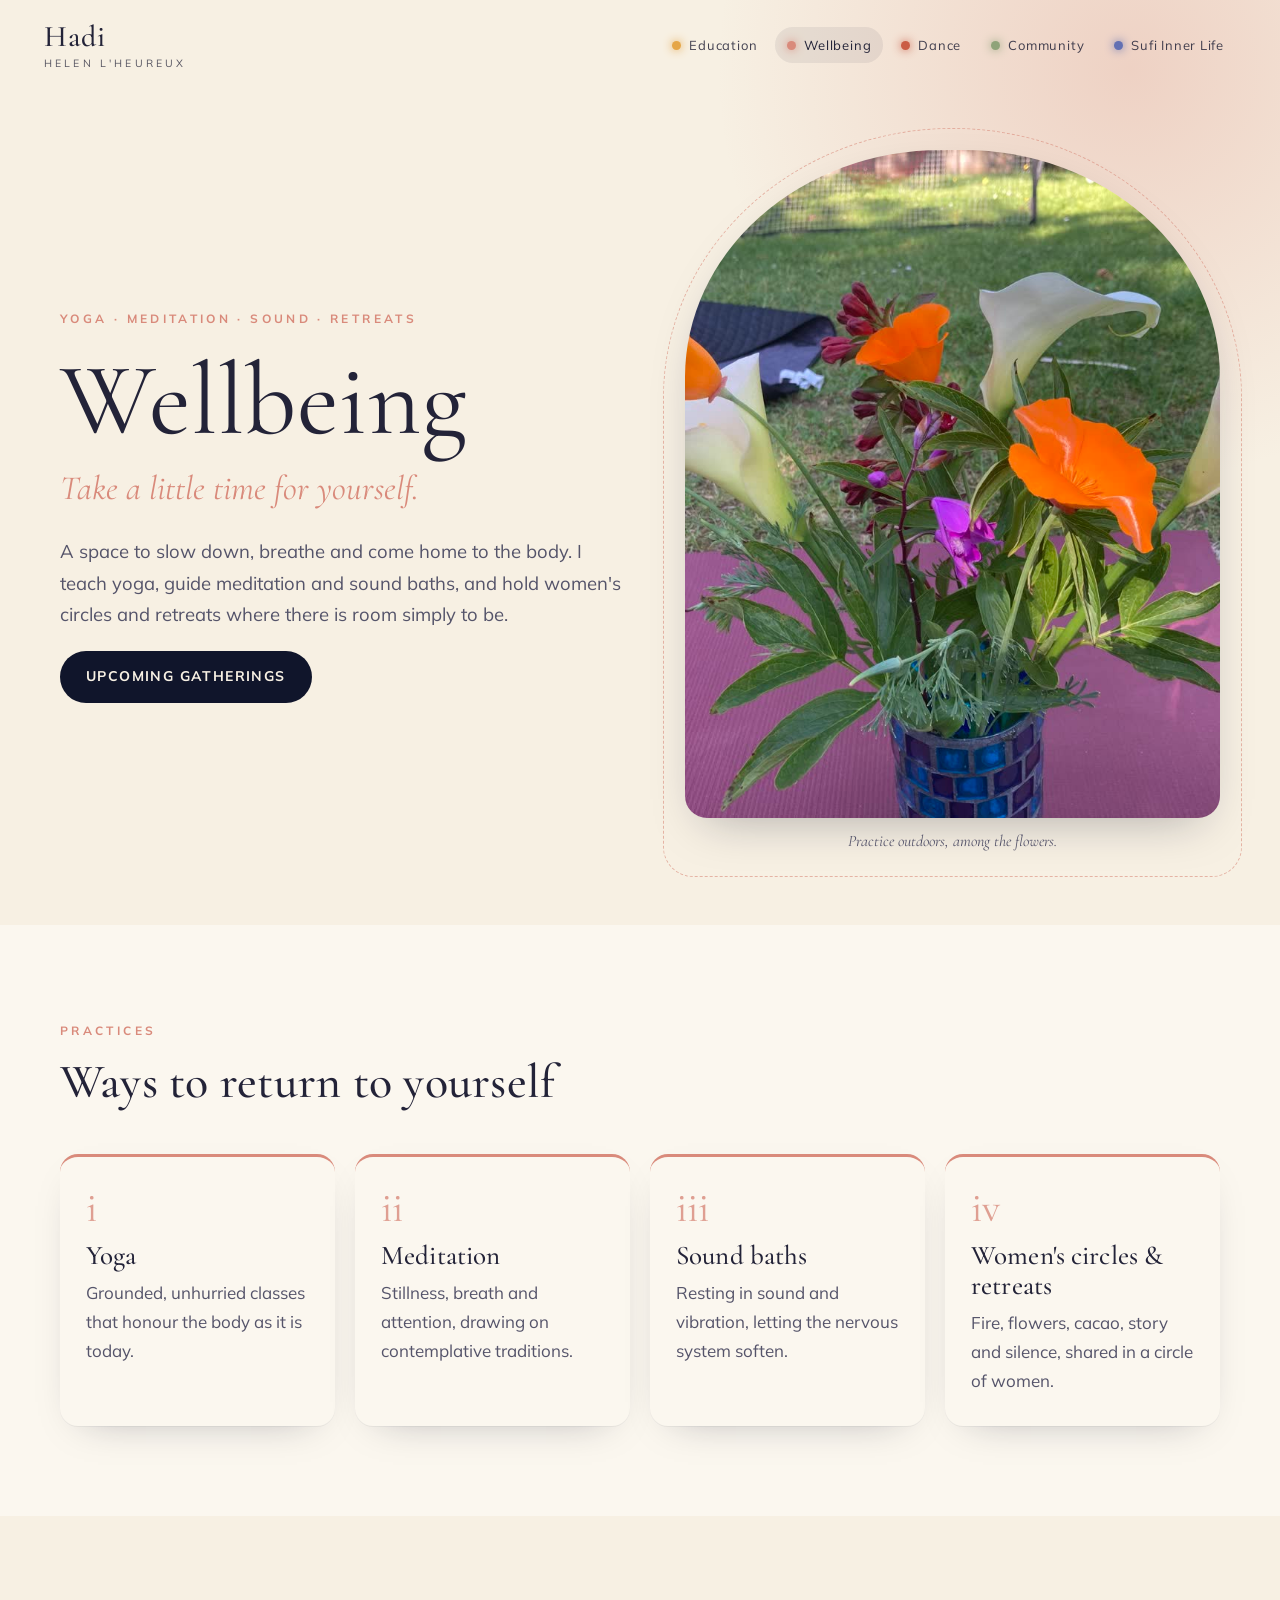
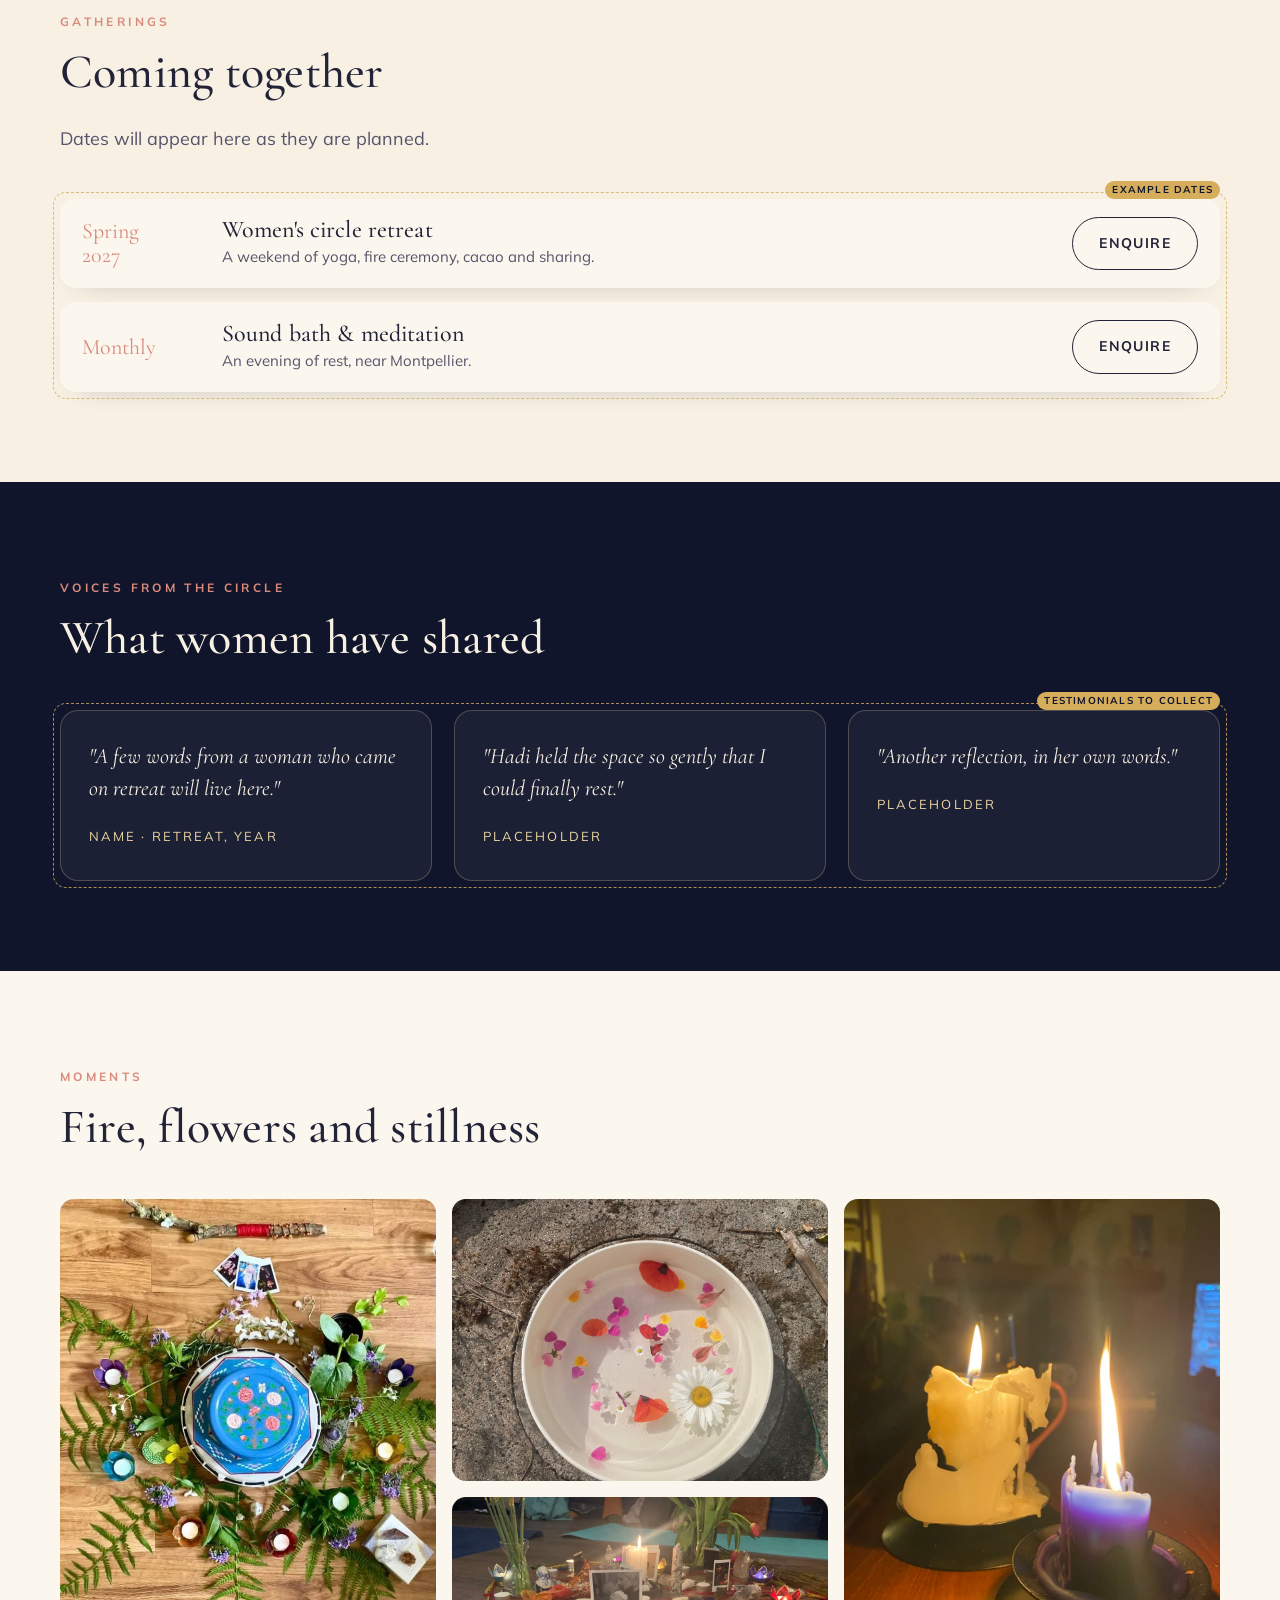
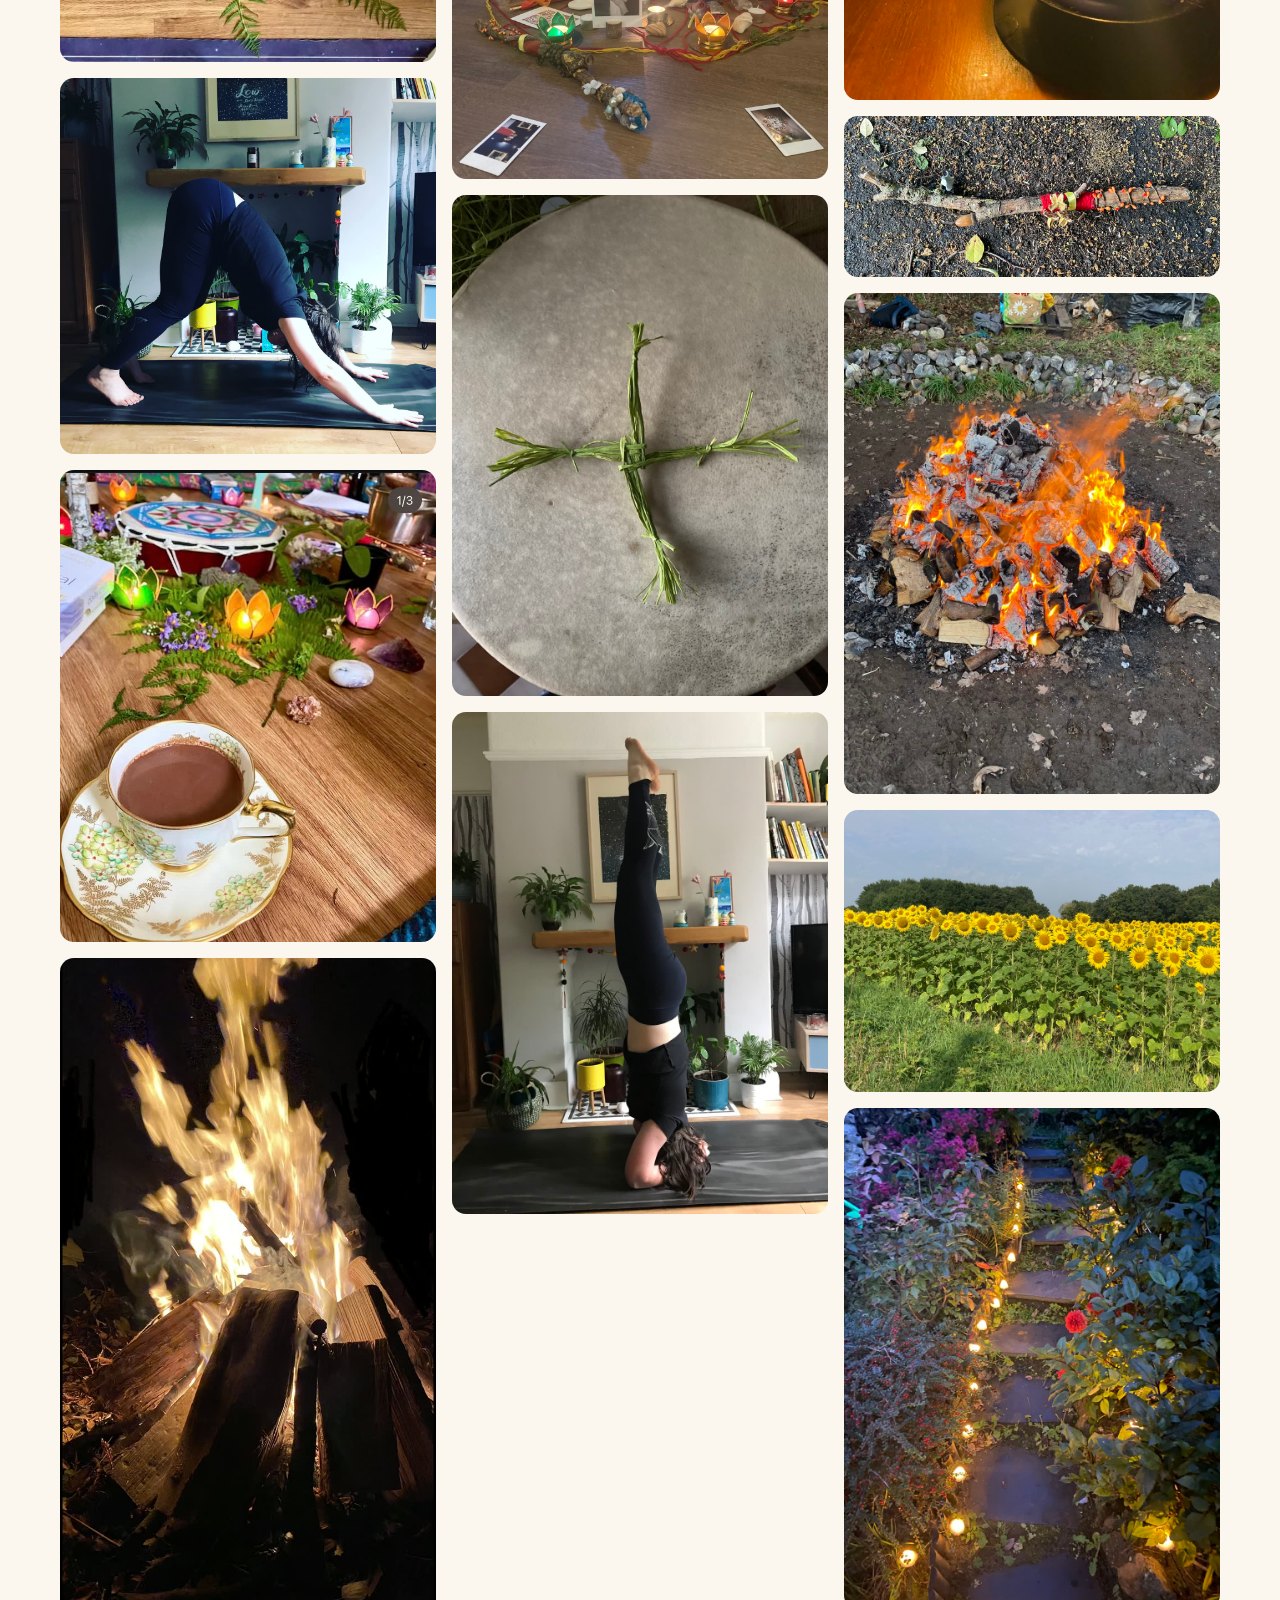
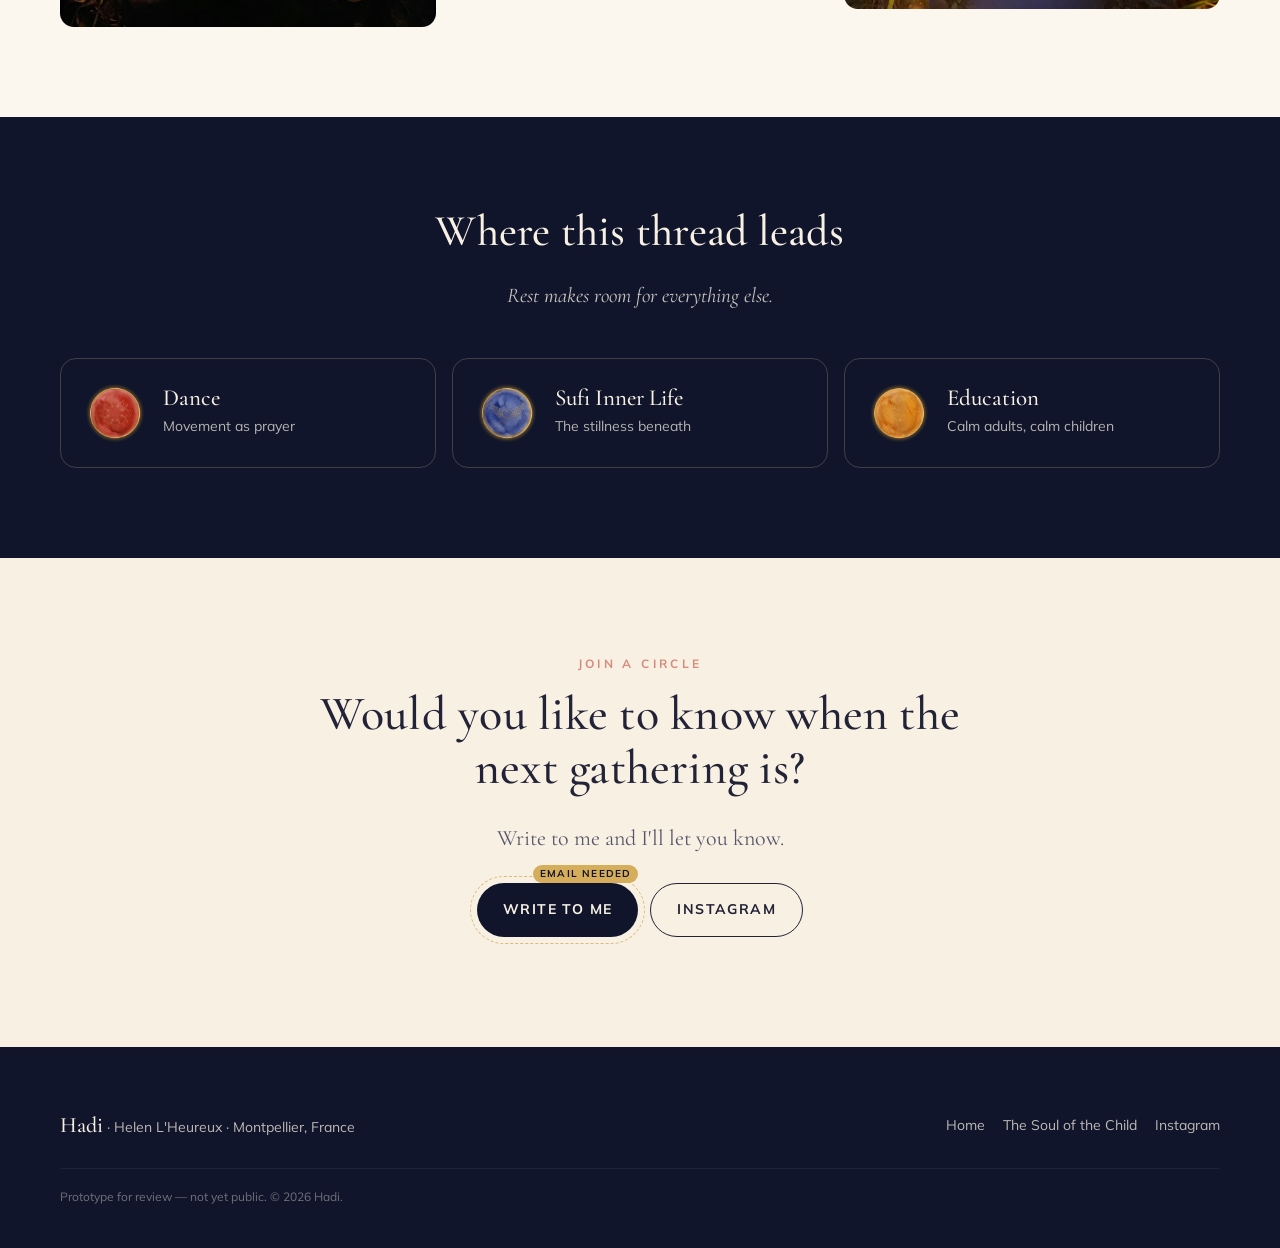
<file: wellbeing.html>
<!doctype html>
<html lang="en">
<head>
  <meta charset="utf-8">
  <meta name="viewport" content="width=device-width, initial-scale=1">
  <title>Wellbeing · Hadi</title>
  <meta name="description" content="Yoga, meditation, sound baths, women's circles and retreats.">
  <meta name="robots" content="noindex, nofollow">
  <link rel="preconnect" href="https://fonts.googleapis.com">
  <link rel="preconnect" href="https://fonts.gstatic.com" crossorigin>
  <link href="https://fonts.googleapis.com/css2?family=Cormorant+Garamond:ital,wght@0,400;0,500;0,600;1,400;1,500&family=Mulish:wght@400;600;700&display=swap" rel="stylesheet">
  <link rel="stylesheet" href="assets/css/site.css">
  <link rel="icon" href="data:image/svg+xml,%3Csvg xmlns='http://www.w3.org/2000/svg' viewBox='0 0 32 32'%3E%3Ccircle cx='16' cy='16' r='6' fill='%23d6ad5b'/%3E%3Ccircle cx='16' cy='16' r='13' fill='none' stroke='%23d6ad5b' stroke-dasharray='2 3'/%3E%3C/svg%3E">
</head>
<body style="--accent:var(--wellbeing)">
<a class="skip" href="#main">Skip to content</a>

<header class="topbar on-light">
  <a class="wordmark" href="index.html"><b>Hadi</b><small>Helen L'Heureux</small></a>
  <nav class="topnav" aria-label="Paths">
    <a href="education.html" style="--c:var(--education)"><i class="dot"></i><span class="label">Education</span></a>
    <a href="wellbeing.html" aria-current="page" style="--c:var(--wellbeing)"><i class="dot"></i><span class="label">Wellbeing</span></a>
    <a href="dance.html" style="--c:var(--dance)"><i class="dot"></i><span class="label">Dance</span></a>
    <a href="community.html" style="--c:var(--community)"><i class="dot"></i><span class="label">Community</span></a>
    <a href="inner-life.html" style="--c:var(--inner-life)"><i class="dot"></i><span class="label">Sufi Inner Life</span></a>
  </nav>
</header>

<main id="main">
  <section class="planet-hero">
    <div class="wrap">
      <div class="reveal">
        <span class="eyebrow">Yoga · Meditation · Sound · Retreats</span>
        <h1>Wellbeing</h1>
        <p class="invite">Take a little time for yourself.</p>
        <p class="lead">A space to slow down, breathe and come home to the body. I teach yoga, guide meditation and sound baths, and hold women's circles and retreats where there is room simply to be.</p>
        <a class="btn" href="#retreats">Upcoming gatherings</a>
      </div>
      <figure class="hero-figure reveal">
        <div class="orbit-deco" aria-hidden="true"></div>
        <img src="assets/img/calla-mat.jpg" alt="Calla lilies and orange poppies in a mosaic vase on a purple yoga mat in the grass">
        <figcaption>Practice outdoors, among the flowers.</figcaption>
      </figure>
    </div>
  </section>

  <section class="section">
    <div class="wrap">
      <div class="section-head reveal">
        <span class="eyebrow">Practices</span>
        <h2>Ways to return to yourself</h2>
      </div>
      <div class="offer-grid">
        <article class="offer reveal"><div class="num">i</div><h3>Yoga</h3><p>Grounded, unhurried classes that honour the body as it is today.</p></article>
        <article class="offer reveal"><div class="num">ii</div><h3>Meditation</h3><p>Stillness, breath and attention, drawing on contemplative traditions.</p></article>
        <article class="offer reveal"><div class="num">iii</div><h3>Sound baths</h3><p>Resting in sound and vibration, letting the nervous system soften.</p></article>
        <article class="offer reveal"><div class="num">iv</div><h3>Women's circles &amp; retreats</h3><p>Fire, flowers, cacao, story and silence, shared in a circle of women.</p></article>
      </div>
    </div>
  </section>

  <section class="section alt" id="retreats">
    <div class="wrap">
      <div class="section-head reveal">
        <span class="eyebrow">Gatherings</span>
        <h2>Coming together</h2>
        <p>Dates will appear here as they are planned.</p>
      </div>
      <div class="list-rows draft" data-draft="example dates">
        <div class="row-item"><div class="when">Spring<br>2027</div><div><h3>Women's circle retreat</h3><p>A weekend of yoga, fire ceremony, cacao and sharing.</p></div><a class="btn ghost" href="#contact">Enquire</a></div>
        <div class="row-item"><div class="when">Monthly</div><div><h3>Sound bath &amp; meditation</h3><p>An evening of rest, near Montpellier.</p></div><a class="btn ghost" href="#contact">Enquire</a></div>
      </div>
    </div>
  </section>

  <section class="section dark">
    <div class="wrap">
      <div class="section-head reveal">
        <span class="eyebrow">Voices from the circle</span>
        <h2>What women have shared</h2>
      </div>
      <div class="voices draft" data-draft="testimonials to collect">
        <figure class="voice"><p>"A few words from a woman who came on retreat will live here."</p><cite>Name · Retreat, year</cite></figure>
        <figure class="voice"><p>"Hadi held the space so gently that I could finally rest."</p><cite>Placeholder</cite></figure>
        <figure class="voice"><p>"Another reflection, in her own words."</p><cite>Placeholder</cite></figure>
      </div>
    </div>
  </section>

  <section class="section">
    <div class="wrap">
      <div class="section-head reveal">
        <span class="eyebrow">Moments</span>
        <h2>Fire, flowers and stillness</h2>
      </div>
      <div class="gallery">
        <button><img src="assets/img/fern-mandala.jpg" alt="A mandala of ferns and tea lights around a painted drum" loading="lazy"></button>
        <button><img src="assets/img/yoga-dog.jpg" alt="Hadi in downward dog on a yoga mat at home" loading="lazy"></button>
        <button><img src="assets/img/cacao.jpg" alt="A cup of cacao in a vintage teacup among flowers and lotus candles" loading="lazy"></button>
        <button><img src="assets/img/fire-tall.jpg" alt="A tall fire burning at night" loading="lazy"></button>
        <button><img src="assets/img/petals-bowl.jpg" alt="Petals floating in a white bowl" loading="lazy"></button>
        <button><img src="assets/img/womens-circle.jpg" alt="A women's circle centrepiece with candles, photographs and a talking stick" loading="lazy"></button>
        <button><img src="assets/img/brigid-cross.jpg" alt="A cross woven from rushes on a drum" loading="lazy"></button>
        <button><img src="assets/img/yoga-headstand.jpg" alt="Hadi in a headstand at home" loading="lazy"></button>
        <button><img src="assets/img/candles-night.jpg" alt="Two candles burning in the dark" loading="lazy"></button>
        <button><img src="assets/img/talking-stick.jpg" alt="A wrapped and decorated talking stick" loading="lazy"></button>
        <button><img src="assets/img/fire-pit.jpg" alt="A fire pit outdoors" loading="lazy"></button>
        <button><img src="assets/img/sunflowers.jpg" alt="A field of sunflowers under a soft sky" loading="lazy"></button>
        <button><img src="assets/img/garden-path.jpg" alt="A garden path lit with small lights at dusk" loading="lazy"></button>
      </div>
    </div>
  </section>

  <section class="threads">
    <div class="wrap">
      <h2>Where this thread leads</h2>
      <p>Rest makes room for everything else.</p>
      <div class="thread-links">
        <a class="thread-link" href="dance.html" style="--c:var(--dance)"><i class="orb" style="background-image:url(assets/img/orb-dance.webp)"></i><div><b>Dance</b><span>Movement as prayer</span></div></a>
        <a class="thread-link" href="inner-life.html" style="--c:var(--inner-life)"><i class="orb" style="background-image:url(assets/img/orb-inner-life.webp)"></i><div><b>Sufi Inner Life</b><span>The stillness beneath</span></div></a>
        <a class="thread-link" href="education.html" style="--c:var(--education)"><i class="orb" style="background-image:url(assets/img/orb-education.webp)"></i><div><b>Education</b><span>Calm adults, calm children</span></div></a>
      </div>
    </div>
  </section>

  <section class="contact" id="contact">
    <div class="narrow reveal">
      <span class="eyebrow">Join a circle</span>
      <h2>Would you like to know when the next gathering is?</h2>
      <p>Write to me and I'll let you know.</p>
      <div class="actions">
        <a class="btn draft" data-draft="email needed" href="#">Write to me</a>
        <a class="btn ghost" href="https://www.instagram.com/helenleheureux/" rel="noopener">Instagram</a>
      </div>
    </div>
  </section>
</main>

<footer class="footer">
  <div class="wrap">
    <div><a href="index.html"><b style="font-family:var(--display);font-size:22px;font-weight:500;color:var(--cream)">Hadi</b></a> · Helen L'Heureux · Montpellier, France</div>
    <div class="links">
      <a href="index.html">Home</a>
      <a href="soul-of-the-child.html">The Soul of the Child</a>
      <a href="https://www.instagram.com/helenleheureux/" rel="noopener">Instagram</a>
    </div>
    <div class="proto">Prototype for review — not yet public. © <span id="year"></span> Hadi.</div>
  </div>
</footer>
<script src="assets/js/site.js"></script>
</body>
</html>
</file>
<file: assets/css/site.css>
/* ==========================================================================
   Hadi · Helen L'Heureux — prototype stylesheet
   Palette drawn from IMG_4867 (colour tablets + crocosmia), her paintings,
   and the cream / night-blue / gold of the "Threads of Connection" deck.
   ========================================================================== */

:root {
  --night: #10152b;
  --night-2: #1a2142;
  --night-3: #263063;
  --cream: #f7f0e3;
  --cream-2: #efe4d0;
  --paper: #fbf7ef;
  --ink: #232338;
  --ink-soft: #55546a;
  --gold: #d6ad5b;
  --gold-soft: #ead4a0;

  /* the five planets */
  --education: #e39a2d;   /* saffron of the colour tablets */
  --wellbeing: #d98a7b;   /* rose petals */
  --dance: #c4452d;       /* crocosmia red */
  --community: #7f9a6b;   /* fern & sage */
  --inner-life: #4a5fb0;  /* lapis of the heart painting */

  --accent: var(--gold);

  --display: "Cormorant Garamond", "Cormorant", Garamond, Georgia, serif;
  --body: "Mulish", "Helvetica Neue", Arial, sans-serif;

  --radius: 18px;
  --shadow: 0 18px 50px -20px rgba(16, 21, 43, .35);
  --max: 1160px;
}

*, *::before, *::after { box-sizing: border-box; }
html { scroll-behavior: smooth; -webkit-text-size-adjust: 100%; }
body {
  margin: 0;
  font-family: var(--body);
  font-size: 17px;
  line-height: 1.7;
  color: var(--ink);
  background: var(--paper);
  overflow-x: hidden;
}
img { max-width: 100%; display: block; }
a { color: inherit; }
h1, h2, h3, h4 { font-family: var(--display); font-weight: 500; line-height: 1.12; margin: 0 0 .5em; letter-spacing: .005em; }
p { margin: 0 0 1.1em; }
::selection { background: var(--gold-soft); color: var(--night); }

.wrap { width: min(var(--max), 100% - 32px); margin-inline: auto; }
.narrow { width: min(720px, 100% - 32px); margin-inline: auto; }
.eyebrow {
  font-family: var(--body); font-size: 12px; letter-spacing: .28em; text-transform: uppercase;
  color: var(--accent); font-weight: 700; margin-bottom: 14px; display: inline-block;
}
.italic { font-family: var(--display); font-style: italic; }

.skip { position: absolute; left: -999px; top: 8px; background: var(--gold); color: var(--night); padding: 8px 14px; border-radius: 8px; z-index: 100; }
.skip:focus { left: 8px; }

/* ---------- Draft markers (prototype only) ---------- */
.draft {
  position: relative;
  outline: 1.5px dashed rgba(214, 173, 91, .8);
  outline-offset: 6px;
  border-radius: 6px;
}
.draft::after {
  content: attr(data-draft);
  position: absolute; top: -18px; right: 0;
  font: 700 10px/1 var(--body); letter-spacing: .12em; text-transform: uppercase;
  background: var(--gold); color: var(--night); padding: 4px 7px; border-radius: 999px;
  white-space: nowrap;
}

/* ---------- Top bar ---------- */
.topbar {
  position: absolute; inset: 0 0 auto 0; z-index: 20;
  display: flex; align-items: center; justify-content: space-between; gap: 16px;
  padding: 22px clamp(16px, 4vw, 44px);
}
.wordmark { text-decoration: none; display: flex; flex-direction: column; line-height: 1; }
.wordmark b { font-family: var(--display); font-weight: 500; font-size: 30px; letter-spacing: .02em; }
.wordmark small { font-size: 10.5px; letter-spacing: .3em; text-transform: uppercase; opacity: .75; margin-top: 6px; }
.topnav { display: flex; gap: 6px; flex-wrap: wrap; justify-content: flex-end; }
.topnav a {
  text-decoration: none; font-size: 13px; letter-spacing: .06em; padding: 7px 12px; border-radius: 999px;
  display: inline-flex; align-items: center; gap: 8px; opacity: .85; transition: background .3s, opacity .3s;
}
.topnav a:hover, .topnav a[aria-current="page"] { opacity: 1; background: rgba(255,255,255,.12); }
.topnav .dot { width: 9px; height: 9px; border-radius: 50%; background: var(--c, var(--gold)); box-shadow: 0 0 10px var(--c, var(--gold)); }
.on-dark { color: var(--cream); }
.on-light { color: var(--ink); }
.on-light .topnav a:hover, .on-light .topnav a[aria-current="page"] { background: rgba(16,21,43,.07); }

.menu-btn { display: none; }
@media (max-width: 900px) {
  .topnav .label { display: none; }
  .topnav a { padding: 9px; }
  .topnav .dot { width: 12px; height: 12px; }
}

/* ==========================================================================
   LANDING — the orbit
   ========================================================================== */
.cosmos {
  position: relative; min-height: 100svh; color: var(--cream);
  background:
    radial-gradient(1200px 700px at 50% 42%, #2a3470 0%, rgba(26,33,66,.0) 60%),
    radial-gradient(900px 600px at 15% 90%, rgba(196,69,45,.18), transparent 60%),
    radial-gradient(900px 600px at 90% 10%, rgba(227,154,45,.12), transparent 60%),
    var(--night);
  overflow: hidden;
  display: flex; flex-direction: column; align-items: center; justify-content: center;
  padding: 96px 0 40px;
}
#stars { position: absolute; inset: 0; width: 100%; height: 100%; pointer-events: none; }
#cosmos-fx { position: absolute; inset: 0; width: 100%; height: 100%; pointer-events: none; z-index: 1; transition: transform 1.2s cubic-bezier(.2,.7,.2,1); }

/* the painted crescent moon, resting in the open sky */
.moon { position: absolute; z-index: 1; left: 3.5%; top: 15%; width: clamp(110px, 13vw, 210px); pointer-events: none; transition: transform 1.4s cubic-bezier(.2,.7,.2,1); }
.moon img { display: block; width: 100%; height: auto; animation: moon-float 14s ease-in-out infinite, moon-glow 9s ease-in-out infinite; }
@keyframes moon-float { 0%, 100% { transform: translateY(0) rotate(-2deg); } 50% { transform: translateY(-10px) rotate(2deg); } }
@keyframes moon-glow { 0%, 100% { filter: drop-shadow(0 0 10px rgba(243,223,171,.25)); } 50% { filter: drop-shadow(0 0 26px rgba(243,223,171,.5)); } }
@media (max-width: 700px) { .moon { left: auto; right: 5%; top: 92px; width: 84px; } }

/* soft watercolour nebulae drifting behind everything */
.nebulae { position: absolute; inset: -6%; pointer-events: none; transition: transform 1.2s cubic-bezier(.2,.7,.2,1); }
.neb { position: absolute; border-radius: 50%; filter: blur(60px); mix-blend-mode: screen; opacity: .5; animation: neb-drift 70s ease-in-out infinite alternate; }
.n1 { width: 38vw; height: 30vw; left: 2%;  top: 10%;  background: radial-gradient(closest-side, rgba(74,95,176,.55), transparent); }
.n2 { width: 34vw; height: 26vw; right: 0;  top: 4%;   background: radial-gradient(closest-side, rgba(227,154,45,.22), transparent); animation-duration: 85s; animation-delay: -20s; }
.n3 { width: 40vw; height: 28vw; left: -4%; bottom: 2%; background: radial-gradient(closest-side, rgba(196,69,45,.26), transparent); animation-duration: 95s; animation-delay: -40s; }
.n4 { width: 36vw; height: 30vw; right: -2%; bottom: 8%; background: radial-gradient(closest-side, rgba(127,154,107,.24), transparent); animation-duration: 78s; animation-delay: -10s; }
.n5 { width: 30vw; height: 22vw; left: 36%; top: -6%;  background: radial-gradient(closest-side, rgba(217,138,123,.18), transparent); animation-duration: 90s; animation-delay: -55s; }
@keyframes neb-drift {
  0%   { transform: translate(0, 0) scale(1) rotate(0deg); }
  50%  { transform: translate(3vw, -2vw) scale(1.12) rotate(8deg); }
  100% { transform: translate(-2vw, 2vw) scale(.94) rotate(-6deg); }
}
@media (max-width: 700px) { .neb { filter: blur(40px); } .n1, .n3 { width: 70vw; height: 55vw; } .n2, .n4 { width: 64vw; height: 50vw; } }

/* outer rings of the stage, with travelling lights */
.outer-ring { fill: none; stroke: rgba(234, 212, 160, .1); stroke-width: 1; }
.outer-ring.dashed { stroke-dasharray: 1 9; stroke: rgba(234, 212, 160, .22); }
.mote { fill: #f6dc9a; filter: url(#glow-soft); }
.orbit-stage { position: relative; width: min(92vmin, 860px); aspect-ratio: 1; z-index: 2; }
.orbit-stage svg { position: absolute; inset: 0; width: 100%; height: 100%; overflow: visible; display: block; }
.orbit-back { z-index: 0; }
.orbit-front { z-index: 2; }

.orbit-ring { fill: none; stroke: rgba(234, 212, 160, .16); stroke-width: 1; stroke-dasharray: 2 7; }
.thread {
  stroke: var(--gold); stroke-width: 1.1; stroke-linecap: round; fill: none;
  opacity: .42; stroke-dasharray: 3 9;
  animation: flow 9s linear infinite;
  transition: opacity .6s, stroke-width .6s;
}
.thread.spoke { opacity: .16; stroke-dasharray: 1 6; }
@keyframes flow { to { stroke-dashoffset: -120; } }
.orbit-stage.focus .thread { opacity: .08; }
.orbit-stage.focus .thread.lit { opacity: .95; stroke-width: 1.8; }

.planet { cursor: pointer; outline: none; }
.planet .halo { fill: var(--pc); opacity: .2; filter: url(#glow); transition: opacity .5s; }
.planet .orb { transition: filter .6s; }
.planet .body { stroke: var(--gold); stroke-width: 0; opacity: .9; transition: stroke-width .4s; }
.planet .title-text { font-family: var(--display); font-size: 25px; letter-spacing: .24em; fill: var(--cream); text-transform: uppercase; font-weight: 600; }
.planet .invite-text { font-family: var(--display); font-style: italic; font-size: 17px; fill: var(--gold-soft); letter-spacing: .02em; }
.planet .label-ring { transform-box: view-box; }
.planet:hover .halo, .planet:focus-visible .halo, .planet.active .halo { opacity: .55; }
.planet:hover .body, .planet:focus-visible .body, .planet.active .body { stroke-width: 2.5; }
.planet:focus-visible .body { stroke: #fff; }
.planet.touched .halo { animation: touched 1.6s ease-out; }
.planet.touched .orb { animation: brighten 1.6s ease-out; }
@keyframes touched { 0% { opacity: .2; } 18% { opacity: .95; } 100% { opacity: .2; } }
@keyframes brighten { 0% { filter: none; } 18% { filter: brightness(1.35) saturate(1.15); } 100% { filter: none; } }
.thread.glint { animation: flow 9s linear infinite, glint 1.8s ease-out; }
@keyframes glint { 0% { opacity: .42; } 20% { opacity: 1; stroke-width: 2; } 100% { opacity: .42; } }
.thread.spoke.glint { animation: flow 9s linear infinite, glint-spoke 1.8s ease-out; }
@keyframes glint-spoke { 0% { opacity: .16; } 20% { opacity: .8; } 100% { opacity: .16; } }

/* the dancer at the centre */
.dancer-video { position: absolute; z-index: 1; height: auto; aspect-ratio: 660 / 500; pointer-events: none; will-change: transform; }
.aura { pointer-events: none; }
.orbit-fx { position: absolute; inset: 0; width: 100%; height: 100%; pointer-events: none; z-index: 3; }

.center-caption {
  position: relative; z-index: 3; margin: 4px auto 0;
  text-align: center; width: min(90%, 560px); min-height: 48px; pointer-events: none;
}
.center-caption .q { font-family: var(--display); font-style: italic; font-size: clamp(20px, 2.4vw, 28px); color: var(--gold-soft); transition: opacity .5s; }
.center-caption .hint { font-size: 12px; letter-spacing: .22em; text-transform: uppercase; opacity: .55; }

.scroll-cue {
  position: relative; z-index: 3; margin-top: 18px; color: var(--cream); opacity: .6; text-decoration: none;
  font-size: 12px; letter-spacing: .24em; text-transform: uppercase; display: flex; flex-direction: column; align-items: center; gap: 8px;
}
.scroll-cue span { width: 1px; height: 38px; background: linear-gradient(var(--gold), transparent); animation: drip 2.4s ease-in-out infinite; }
@keyframes drip { 0%,100% { transform: scaleY(.4); transform-origin: top; } 50% { transform: scaleY(1); transform-origin: top; } }

/* intro words */
.intro {
  background: linear-gradient(var(--night), #18204a 30%, #2b2a4f 70%, var(--cream) 100%);
  color: var(--cream); padding: 40px 0 160px; text-align: center;
}
.intro h1 { font-size: clamp(34px, 5.4vw, 62px); font-weight: 400; margin-bottom: 28px; }
.intro h1 em { color: var(--gold-soft); }
.intro p { font-family: var(--display); font-size: clamp(20px, 2.2vw, 25px); line-height: 1.55; opacity: .92; }
.intro .sig { font-family: var(--display); font-style: italic; font-size: 26px; color: var(--gold-soft); margin-top: 30px; }

.reveal { opacity: 0; transform: translateY(18px); transition: opacity 1.2s ease, transform 1.2s ease; }
.reveal.in { opacity: 1; transform: none; }

/* paths list */
.paths { background: var(--cream); padding: 40px 0 100px; }
.paths-head { text-align: center; margin-bottom: 48px; }
.paths-head h2 { font-size: clamp(32px, 4vw, 48px); }
.path-grid { display: flex; flex-wrap: wrap; justify-content: center; gap: 18px; }
.path-card {
  --c: var(--gold);
  flex: 1 1 190px; max-width: 250px;
  text-decoration: none; background: var(--paper); border-radius: var(--radius);
  padding: 26px 22px 24px; position: relative; overflow: hidden;
  box-shadow: 0 1px 0 rgba(16,21,43,.06), var(--shadow);
  transition: transform .5s cubic-bezier(.2,.7,.2,1);
  display: flex; flex-direction: column; gap: 6px;
}
.path-card:hover, .path-card:focus-visible { transform: translateY(-6px); }
.path-card .orb { width: 92px; height: 92px; background-size: contain; background-repeat: no-repeat; background-position: center; margin-bottom: 8px; }
.path-card h3 { font-size: 27px; margin: 0; }
.path-card p { font-family: var(--display); font-style: italic; font-size: 19px; line-height: 1.35; color: var(--ink-soft); margin: 0; }
.path-card .go { margin-top: auto; padding-top: 14px; font-size: 12px; letter-spacing: .2em; text-transform: uppercase; color: var(--c); font-weight: 700; }

/* creativity ribbon */
.ribbon { background: var(--night); color: var(--cream); padding: 90px 0; overflow: hidden; }
.ribbon-head { text-align: center; margin-bottom: 40px; }
.ribbon-head h2 { font-size: clamp(30px, 4vw, 46px); }
.ribbon-head p { font-family: var(--display); font-style: italic; font-size: 21px; opacity: .8; }
.ribbon-track { display: flex; gap: 18px; width: max-content; animation: drift 80s linear infinite; }
.ribbon-track img { height: clamp(180px, 26vw, 300px); width: auto; border-radius: 14px; }
.ribbon:hover .ribbon-track { animation-play-state: paused; }
@keyframes drift { to { transform: translateX(-50%); } }

/* soul of the child teaser */
.bridge { background: var(--cream); padding: 110px 0; }
.bridge-inner { display: grid; grid-template-columns: 1fr 1.1fr; gap: clamp(28px, 6vw, 80px); align-items: center; }
.bridge-art { position: relative; }
.bridge-art img { border-radius: 50% 50% 18px 18px; box-shadow: var(--shadow); }
.bridge h2 { font-size: clamp(34px, 4.4vw, 54px); }
.bridge blockquote { margin: 0 0 24px; font-family: var(--display); font-style: italic; font-size: 24px; line-height: 1.45; color: var(--ink-soft); border-left: 2px solid var(--gold); padding-left: 20px; }
@media (max-width: 760px) { .bridge-inner { grid-template-columns: 1fr; } .bridge-art { max-width: 380px; margin: 0 auto; } }

.btn {
  display: inline-flex; align-items: center; gap: 10px; text-decoration: none;
  background: var(--night); color: var(--cream); padding: 14px 26px; border-radius: 999px;
  font-size: 14px; letter-spacing: .1em; text-transform: uppercase; font-weight: 700;
  transition: background .3s, transform .3s; border: 0; cursor: pointer;
}
.btn:hover { background: var(--night-3); transform: translateY(-2px); }
.btn.ghost { background: transparent; color: inherit; border: 1.5px solid currentColor; }
.btn.gold { background: var(--gold); color: var(--night); }

/* ==========================================================================
   PLANET PAGES
   ========================================================================== */
.planet-hero { position: relative; padding: 150px 0 70px; background: var(--cream); overflow: hidden; }
.planet-hero::before {
  content: ""; position: absolute; width: 900px; height: 900px; right: -300px; top: -380px; border-radius: 50%;
  background: radial-gradient(circle, color-mix(in srgb, var(--accent) 30%, transparent), transparent 65%);
}
.planet-hero .wrap { position: relative; display: grid; grid-template-columns: 1.05fr 1fr; gap: clamp(28px, 5vw, 70px); align-items: center; }
.planet-hero h1 { font-size: clamp(52px, 8vw, 104px); font-weight: 400; margin-bottom: 10px; }
.planet-hero .invite { font-family: var(--display); font-style: italic; font-size: clamp(24px, 3vw, 34px); color: var(--accent); line-height: 1.25; margin-bottom: 26px; }
.planet-hero .lead { font-size: 18.5px; color: var(--ink-soft); max-width: 34em; }
.hero-figure { position: relative; margin: 0; }
.hero-figure img { width: 100%; aspect-ratio: 4/5; object-fit: cover; border-radius: 48% 48% 22px 22px / 34% 34% 22px 22px; box-shadow: var(--shadow); }
.hero-figure figcaption { font-family: var(--display); font-style: italic; font-size: 16px; color: var(--ink-soft); margin-top: 10px; text-align: center; }
.hero-figure .orbit-deco { position: absolute; inset: -22px; border: 1px dashed color-mix(in srgb, var(--accent) 60%, transparent); border-radius: 50% 50% 30px 30px / 36% 36% 30px 30px; pointer-events: none; }
@media (max-width: 820px) {
  .planet-hero { padding-top: 120px; }
  .planet-hero .wrap { grid-template-columns: 1fr; }
  .hero-figure { max-width: 440px; margin-inline: auto; }
}

.section { padding: 90px 0; }
.section.alt { background: var(--cream); }
.section.dark { background: var(--night); color: var(--cream); }
.section-head { max-width: 680px; margin-bottom: 44px; }
.section-head h2 { font-size: clamp(32px, 4vw, 48px); }
.section-head p { color: var(--ink-soft); font-size: 18px; }
.section.dark .section-head p { color: rgba(247,240,227,.78); }

.offer-grid { display: grid; grid-template-columns: repeat(auto-fit, minmax(250px, 1fr)); gap: 20px; }
.offer {
  background: var(--paper); border-radius: var(--radius); padding: 30px 26px; position: relative;
  box-shadow: 0 1px 0 rgba(16,21,43,.05), 0 14px 40px -24px rgba(16,21,43,.35);
  border-top: 3px solid var(--accent);
}
.section.alt .offer { background: var(--paper); }
.offer .num { font-family: var(--display); font-size: 42px; color: var(--accent); line-height: 1; opacity: .8; }
.offer h3 { font-size: 27px; margin: 12px 0 8px; }
.offer p { color: var(--ink-soft); margin: 0; }
.offer a { color: var(--accent); font-weight: 700; }

.split { display: grid; grid-template-columns: 1fr 1fr; gap: clamp(28px, 6vw, 80px); align-items: center; }
.split img { border-radius: var(--radius); box-shadow: var(--shadow); width: 100%; object-fit: cover; }
@media (max-width: 760px) { .split { grid-template-columns: 1fr; } }

.facts { list-style: none; padding: 0; margin: 0; display: grid; gap: 14px; }
.facts li { display: grid; grid-template-columns: 26px 1fr; gap: 12px; align-items: baseline; }
.facts li::before { content: "✦"; color: var(--accent); }

/* gallery */
.gallery { columns: 3 260px; column-gap: 16px; }
.gallery button { all: unset; display: block; margin-bottom: 16px; break-inside: avoid; cursor: zoom-in; border-radius: 14px; overflow: hidden; position: relative; }
.gallery button:focus-visible { outline: 3px solid var(--accent); outline-offset: 3px; }
.gallery img { width: 100%; transition: transform 1.2s cubic-bezier(.2,.7,.2,1); }
.gallery button:hover img { transform: scale(1.04); }

.lightbox { position: fixed; inset: 0; background: rgba(10,13,28,.92); display: none; align-items: center; justify-content: center; z-index: 200; padding: 24px; }
.lightbox.open { display: flex; }
.lightbox img { max-height: 88vh; max-width: 92vw; border-radius: 12px; }
.lightbox button { position: absolute; top: 18px; right: 18px; background: none; border: 0; color: var(--cream); font-size: 34px; cursor: pointer; line-height: 1; }

/* testimonials */
.voices { display: grid; grid-template-columns: repeat(auto-fit, minmax(260px, 1fr)); gap: 22px; }
.voice { margin: 0; padding: 30px 28px; border-radius: var(--radius); background: rgba(255,255,255,.05); border: 1px solid rgba(234,212,160,.25); }
.voice p { font-family: var(--display); font-style: italic; font-size: 22px; line-height: 1.45; margin-bottom: 16px; }
.voice cite { font-style: normal; font-size: 13px; letter-spacing: .16em; text-transform: uppercase; color: var(--gold-soft); }

/* events / dances */
.list-rows { display: grid; gap: 14px; }
.row-item {
  display: grid; grid-template-columns: 120px 1fr auto; gap: 20px; align-items: center;
  background: var(--paper); border-radius: 16px; padding: 18px 22px; box-shadow: 0 10px 30px -22px rgba(16,21,43,.4);
}
.row-item .when { font-family: var(--display); font-size: 22px; color: var(--accent); line-height: 1.1; }
.row-item h3 { font-size: 24px; margin: 0; }
.row-item p { margin: 0; color: var(--ink-soft); font-size: 15px; }
@media (max-width: 640px) { .row-item { grid-template-columns: 1fr; gap: 6px; } }

.dance-cards { display: grid; grid-template-columns: repeat(auto-fit, minmax(280px, 1fr)); gap: 22px; }
.dance-card { background: rgba(255,255,255,.05); border: 1px solid rgba(234,212,160,.25); border-radius: var(--radius); padding: 28px; }
.dance-card h3 { font-size: 28px; margin-bottom: 4px; }
.dance-card .origin { font-family: var(--display); font-style: italic; color: var(--gold-soft); font-size: 18px; margin-bottom: 14px; }
.player {
  display: flex; align-items: center; gap: 14px; margin-top: 18px; padding: 12px 14px; border-radius: 999px;
  background: rgba(255,255,255,.07);
}
.player .play { width: 40px; height: 40px; border-radius: 50%; background: var(--gold); display: grid; place-items: center; color: var(--night); flex: none; }
.player .wave { flex: 1; height: 28px; background: repeating-linear-gradient(90deg, rgba(234,212,160,.6) 0 2px, transparent 2px 6px); mask: linear-gradient(90deg, #000 0 30%, rgba(0,0,0,.35) 30%); -webkit-mask: linear-gradient(90deg, #000 0 30%, rgba(0,0,0,.35) 30%); border-radius: 4px; }
.player small { font-size: 12px; opacity: .7; }

/* threads to other planets */
.threads { background: var(--night); color: var(--cream); padding: 90px 0; position: relative; overflow: hidden; }
.threads h2 { font-size: clamp(30px, 4vw, 44px); text-align: center; }
.threads > .wrap > p { text-align: center; font-family: var(--display); font-style: italic; font-size: 21px; opacity: .8; margin-bottom: 44px; }
.thread-links { display: grid; grid-template-columns: repeat(auto-fit, minmax(210px, 1fr)); gap: 16px; }
.thread-link {
  --c: var(--gold); text-decoration: none; padding: 22px; border-radius: 16px; border: 1px solid rgba(234,212,160,.22);
  display: flex; gap: 16px; align-items: center; transition: background .4s, border-color .4s;
}
.thread-link:hover, .thread-link:focus-visible { background: rgba(255,255,255,.06); border-color: var(--c); }
.thread-link .orb { width: 64px; height: 64px; background-size: contain; background-repeat: no-repeat; background-position: center; flex: none; }
.thread-link b { font-family: var(--display); font-weight: 500; font-size: 23px; display: block; line-height: 1.1; }
.thread-link span { font-size: 14px; opacity: .72; }

/* contact */
.contact { background: var(--cream); padding: 90px 0 110px; text-align: center; }
.contact h2 { font-size: clamp(32px, 4vw, 48px); }
.contact p { font-family: var(--display); font-size: 22px; color: var(--ink-soft); }
.contact .actions { display: flex; gap: 12px; justify-content: center; flex-wrap: wrap; margin-top: 26px; }

/* blog */
.posts { display: grid; grid-template-columns: repeat(auto-fit, minmax(280px, 1fr)); gap: 26px; }
.post { background: var(--paper); border-radius: var(--radius); overflow: hidden; box-shadow: var(--shadow); display: flex; flex-direction: column; }
.post img { aspect-ratio: 16/10; object-fit: cover; width: 100%; }
.post .body { padding: 24px 26px 28px; }
.post .date { font-size: 12px; letter-spacing: .2em; text-transform: uppercase; color: var(--accent); font-weight: 700; }
.post h3 { font-size: 28px; margin: 8px 0; }
.post p { color: var(--ink-soft); margin: 0; }

.quote-block { text-align: center; }
.quote-block blockquote { margin: 0 auto; max-width: 820px; font-family: var(--display); font-style: italic; font-size: clamp(22px, 2.6vw, 30px); line-height: 1.5; }
.quote-block cite { display: block; margin-top: 18px; font-style: normal; font-size: 13px; letter-spacing: .2em; text-transform: uppercase; color: var(--gold); }

/* ==========================================================================
   SOUL OF THE CHILD
   ========================================================================== */
.soul-hero { background: var(--cream); padding: 140px 0 40px; text-align: center; }
.soul-hero h1 { font-size: clamp(46px, 7vw, 88px); font-weight: 400; }
.soul-hero .q { font-family: var(--display); font-style: italic; font-size: clamp(22px, 2.8vw, 32px); color: var(--ink-soft); max-width: 820px; margin: 0 auto; line-height: 1.4; }
.tree-section { background: var(--cream); padding: 30px 0 100px; }
.tree-layout { display: grid; grid-template-columns: minmax(0, 1fr) minmax(0, 1fr); gap: clamp(24px, 5vw, 64px); align-items: start; }
.tree-frame { position: relative; border-radius: 22px; overflow: hidden; box-shadow: var(--shadow); background: #fff; }
.tree-frame img { width: 100%; }
.hotspot {
  position: absolute; transform: translate(-50%, -50%); width: 54px; height: 54px; border-radius: 50%;
  border: 0; cursor: pointer; background: transparent; padding: 0;
}
.hotspot::before, .hotspot::after { content: ""; position: absolute; inset: 0; border-radius: 50%; }
.hotspot::before { background: radial-gradient(circle, rgba(255,255,255,.95) 0 22%, color-mix(in srgb, var(--hc) 85%, transparent) 23% 44%, transparent 46%); }
.hotspot::after { border: 2px solid var(--hc); animation: pulse 2.6s ease-out infinite; }
.hotspot.active::before { background: radial-gradient(circle, #fff 0 22%, var(--hc) 23% 50%, transparent 52%); }
.hotspot:focus-visible { outline: 3px solid var(--night); outline-offset: 4px; }
.hotspot .tag {
  position: absolute; left: 50%; top: 100%; transform: translateX(-50%); white-space: nowrap; margin-top: 2px;
  background: rgba(16,21,43,.85); color: var(--cream); font: 700 11px/1 var(--body); letter-spacing: .12em; padding: 6px 9px; border-radius: 999px;
}
@keyframes pulse { 0% { transform: scale(.7); opacity: .9; } 100% { transform: scale(1.5); opacity: 0; } }

.stage-panel { position: sticky; top: 30px; }
.stage-steps { display: flex; gap: 8px; margin-bottom: 22px; flex-wrap: wrap; }
.stage-steps button {
  border: 1.5px solid rgba(16,21,43,.15); background: transparent; border-radius: 999px; padding: 8px 14px;
  font: 700 12px/1 var(--body); letter-spacing: .1em; cursor: pointer; color: var(--ink-soft);
}
.stage-steps button[aria-selected="true"] { background: var(--night); color: var(--cream); border-color: var(--night); }
.stage-card { background: var(--paper); border-radius: 22px; padding: 34px 32px; box-shadow: var(--shadow); border-top: 4px solid var(--sc, var(--gold)); }
.stage-card .age { font-family: var(--display); font-size: 56px; color: var(--sc); line-height: 1; }
.stage-card h2 { font-size: 36px; margin: 6px 0 14px; }
.stage-card .two { display: grid; grid-template-columns: 1fr 1fr; gap: 22px; margin-top: 18px; }
.stage-card h4 { font-family: var(--body); font-size: 12px; letter-spacing: .2em; text-transform: uppercase; color: var(--ink-soft); margin-bottom: 6px; font-weight: 700; }
.stage-card .two p { font-family: var(--display); font-size: 20px; line-height: 1.4; margin: 0; }
.stage-card .adult { margin-top: 24px; padding-top: 18px; border-top: 1px solid rgba(16,21,43,.1); }
.stage-card .adult p { font-family: var(--display); font-style: italic; font-size: 21px; margin: 0; }
.stage-card.swap { animation: swap .6s ease; }
@keyframes swap { from { opacity: 0; transform: translateY(10px); } to { opacity: 1; transform: none; } }
@media (max-width: 860px) {
  .tree-layout { grid-template-columns: 1fr; }
  .stage-panel { position: static; }
  .stage-card .two { grid-template-columns: 1fr; }
}

.journey { display: flex; align-items: center; justify-content: center; gap: 10px; flex-wrap: wrap; margin-top: 40px; }
.journey span { font-family: var(--display); font-size: 24px; }
.journey i { width: 40px; height: 1px; background: var(--gold); display: inline-block; }

.timeline { display: grid; grid-template-columns: repeat(auto-fit, minmax(240px, 1fr)); gap: 20px; }
.moment { border-left: 2px solid var(--gold); padding: 6px 0 6px 20px; }
.moment .yr { font-family: var(--display); font-size: 38px; color: var(--gold); line-height: 1; }
.moment h3 { font-size: 24px; margin: 8px 0 6px; }
.moment p { font-size: 15.5px; opacity: .85; margin: 0; }
.footnote { font-size: 13px; opacity: .6; margin-top: 34px; }

/* ---------- Footer ---------- */
.footer { background: var(--night); color: rgba(247,240,227,.75); padding: 60px 0 40px; font-size: 14px; }
.footer .wrap { display: flex; flex-wrap: wrap; gap: 24px; justify-content: space-between; align-items: center; }
.footer a { text-decoration: none; }
.footer a:hover { color: var(--gold-soft); }
.footer .links { display: flex; gap: 18px; flex-wrap: wrap; }
.footer .proto { width: 100%; font-size: 12px; opacity: .55; border-top: 1px solid rgba(255,255,255,.1); padding-top: 18px; }

/* ---------- Motion preferences ---------- */
@media (prefers-reduced-motion: reduce) {
  *, *::before, *::after { animation: none !important; transition: none !important; }
  .reveal { opacity: 1; transform: none; }
  html { scroll-behavior: auto; }
}

/* ---------- Planet information card (landing) ---------- */
.planet-card {
  position: absolute; z-index: 4; width: 260px; padding: 16px 18px 14px;
  background: rgba(14, 19, 40, .84); -webkit-backdrop-filter: blur(10px); backdrop-filter: blur(10px);
  border: 1px solid color-mix(in srgb, var(--pc, #d6ad5b) 55%, transparent); border-radius: 18px;
  box-shadow: 0 18px 50px rgba(0,0,0,.35), 0 0 40px color-mix(in srgb, var(--pc, #d6ad5b) 22%, transparent);
  color: var(--cream); text-align: left;
  transform: translate(var(--dx, 10px), -50%); opacity: 0; pointer-events: none; visibility: hidden;
  transition: opacity .35s ease, transform .45s cubic-bezier(.2,.7,.2,1), visibility 0s .35s;
}
.planet-card.show { opacity: 1; pointer-events: auto; visibility: visible; transform: translate(0, -50%); transition: opacity .35s ease, transform .45s cubic-bezier(.2,.7,.2,1); }
.planet-card .pc-title { display: block; font-family: var(--display); font-weight: 500; font-size: 26px; line-height: 1.1; color: #fff; }
.planet-card .pc-title::before { content: ""; display: inline-block; width: 10px; height: 10px; border-radius: 50%; background: var(--pc); box-shadow: 0 0 10px var(--pc); margin: 0 9px 3px 0; vertical-align: middle; }
.planet-card .pc-invite { display: block; font-family: var(--display); font-size: 17px; color: var(--gold-soft); margin: 4px 0 8px; }
.planet-card .pc-blurb { font-size: 14px; line-height: 1.5; opacity: .85; margin: 0 0 10px; }
.planet-card .pc-tags { display: flex; flex-wrap: wrap; gap: 6px; margin-bottom: 12px; }
.planet-card .pc-tags span { font-size: 11.5px; letter-spacing: .04em; padding: 4px 9px; border-radius: 99px; background: color-mix(in srgb, var(--pc) 22%, transparent); border: 1px solid color-mix(in srgb, var(--pc) 45%, transparent); }
.planet-card .pc-go { display: inline-flex; gap: 6px; align-items: center; font-size: 12.5px; font-weight: 700; letter-spacing: .14em; text-transform: uppercase; color: var(--gold-soft); text-decoration: none; }
.planet-card .pc-go:hover, .planet-card .pc-go:focus-visible { color: #fff; }
.planet-card .pc-go span { transition: transform .3s; }
.planet-card .pc-go:hover span { transform: translateX(4px); }
/* on phones the card opens just below the orbit, over the caption */
.planet-card.below { left: 50%; top: 99%; width: min(92vw, 380px); transform: translate(-50%, 8px); }
.planet-card.below.show { transform: translate(-50%, 0); }
.cosmos:has(.orbit-stage.focus) .center-caption,
.cosmos:has(.orbit-stage.focus) .scroll-cue { opacity: 0; }
.scroll-cue { transition: opacity .3s; }
.center-caption { transition: opacity .3s; }
</file>
